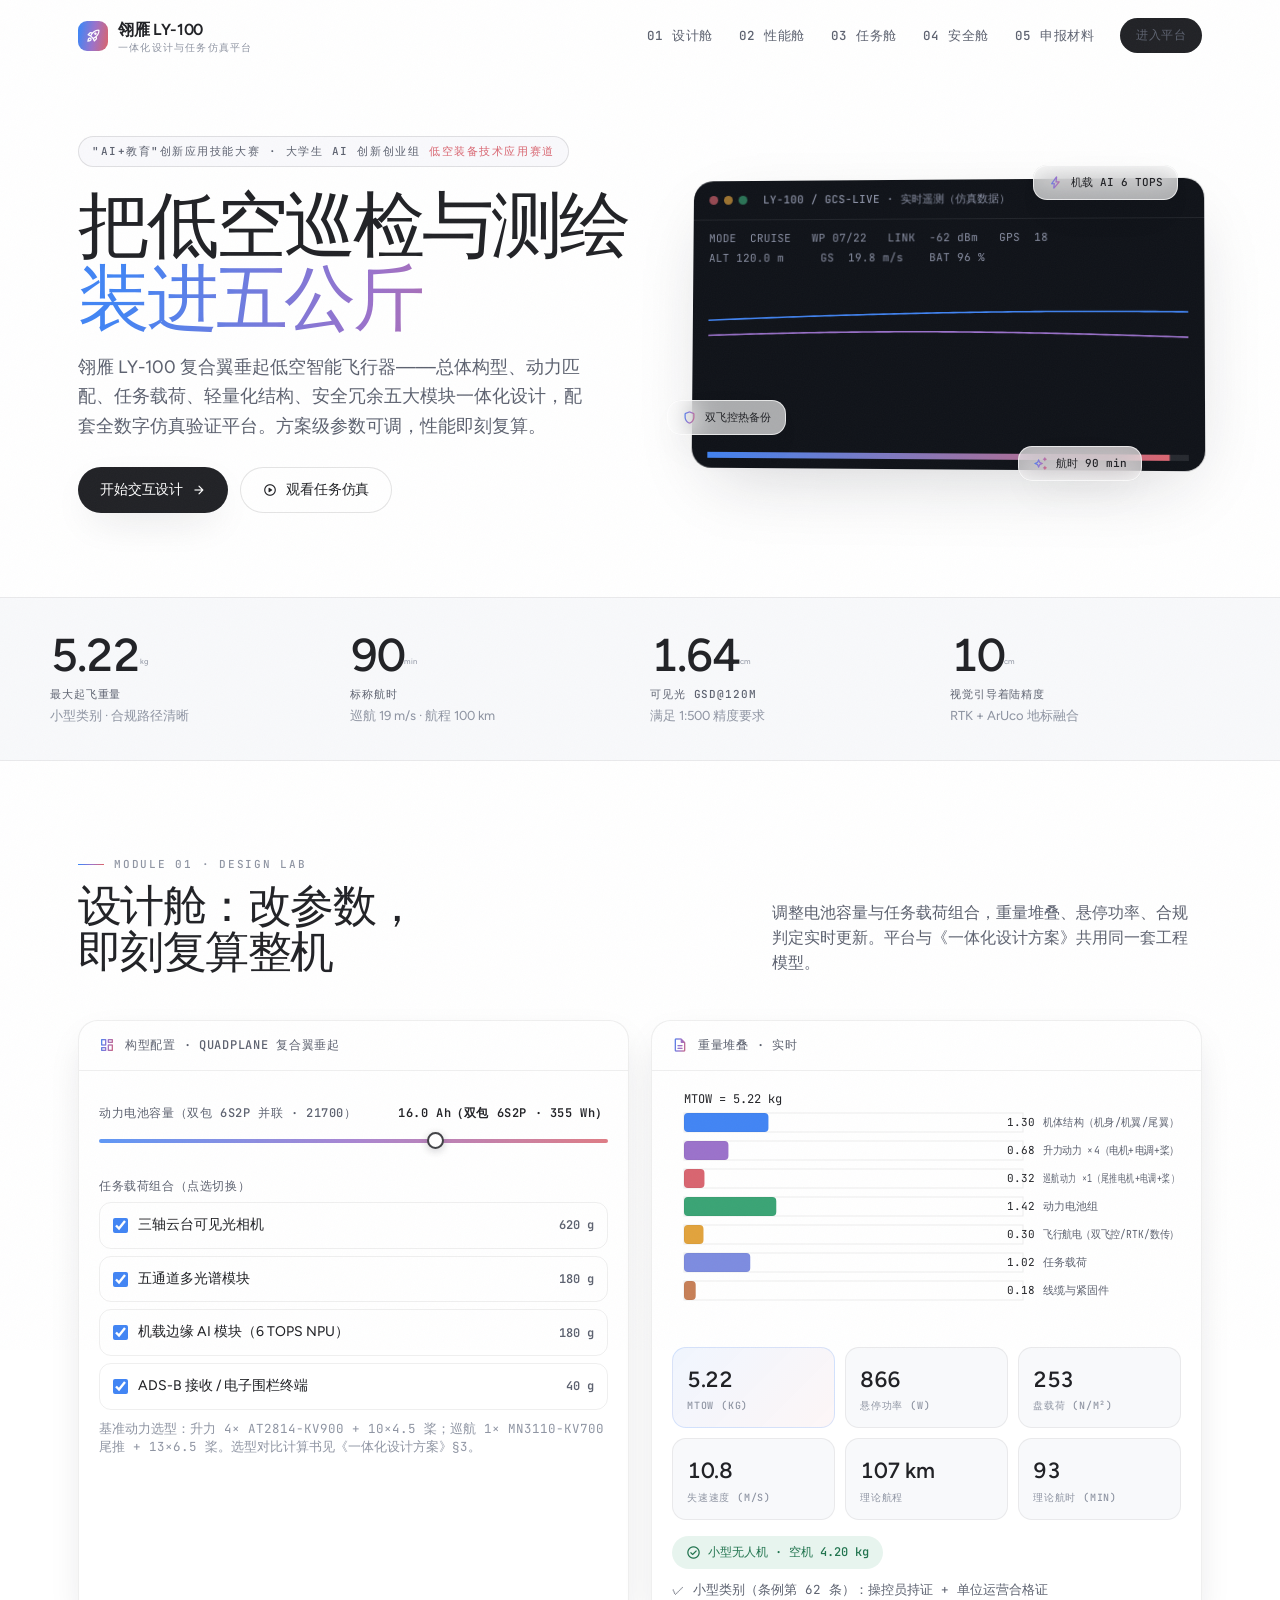
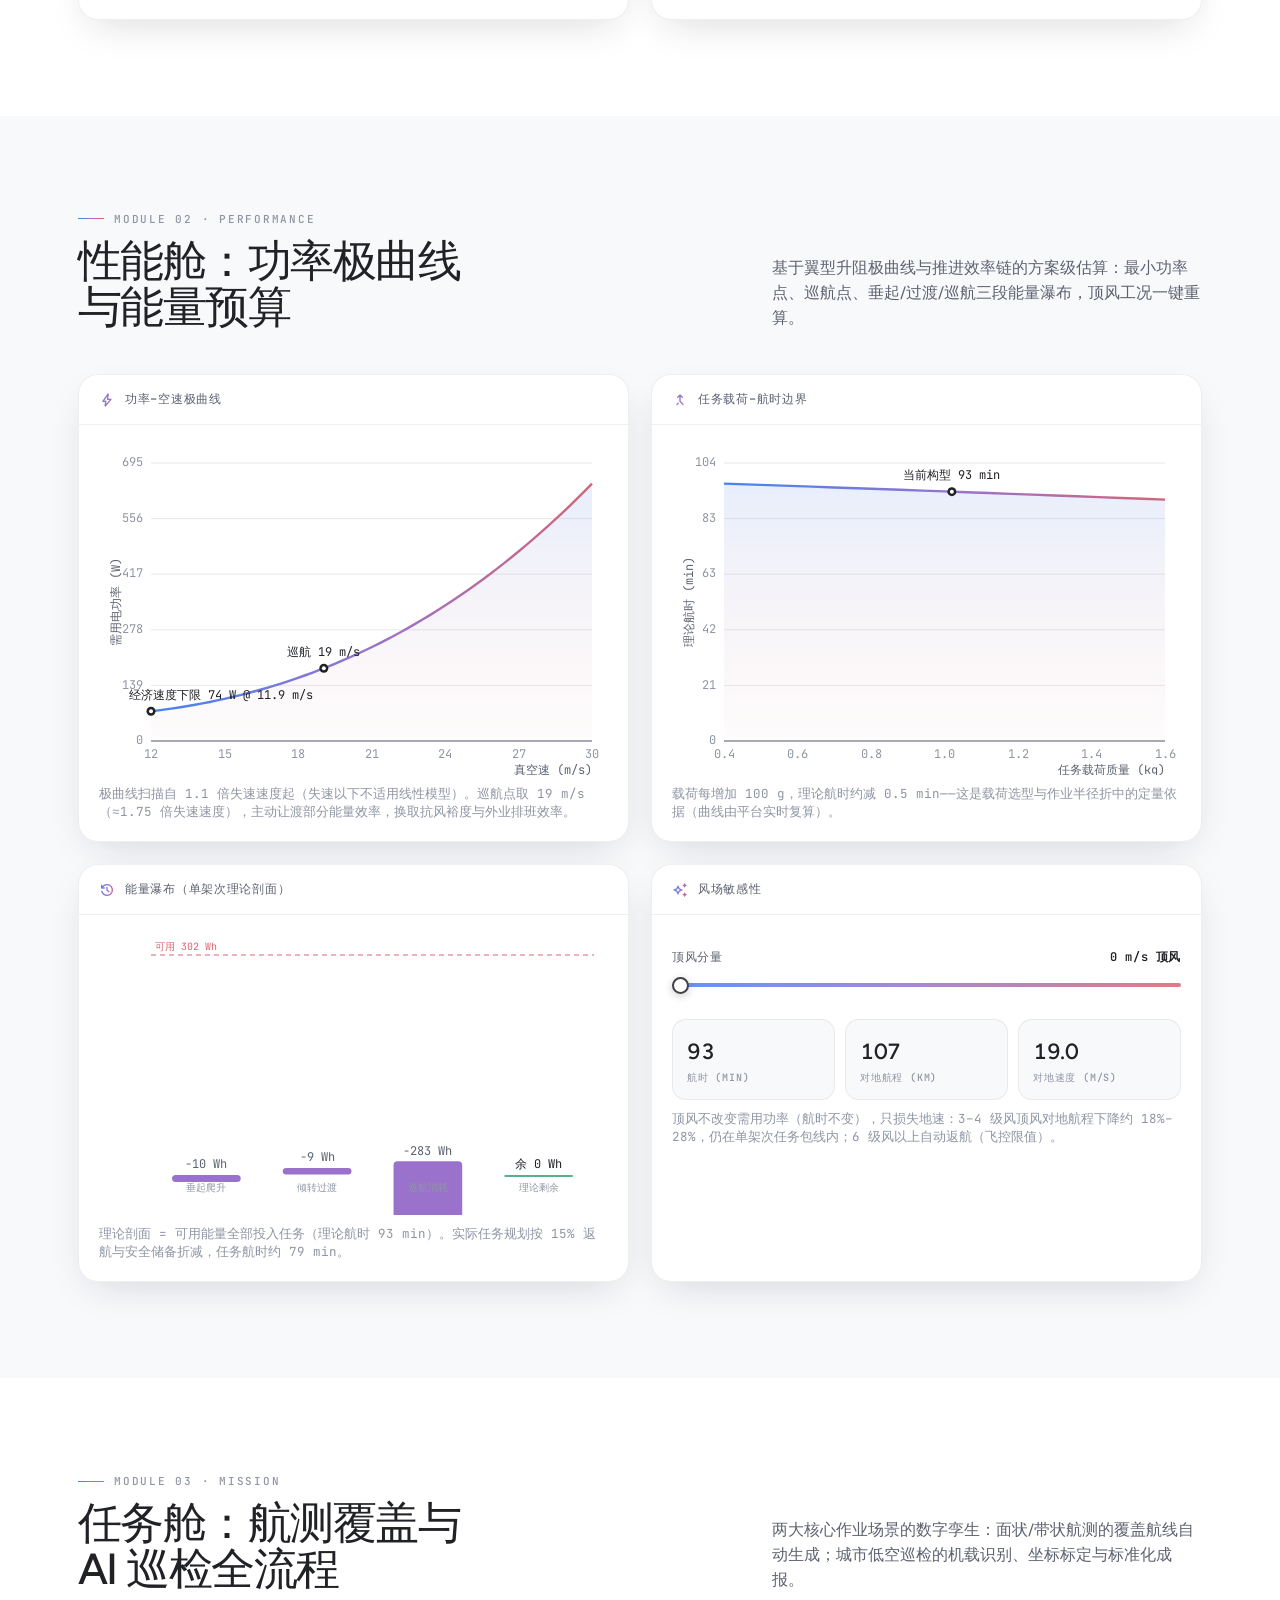
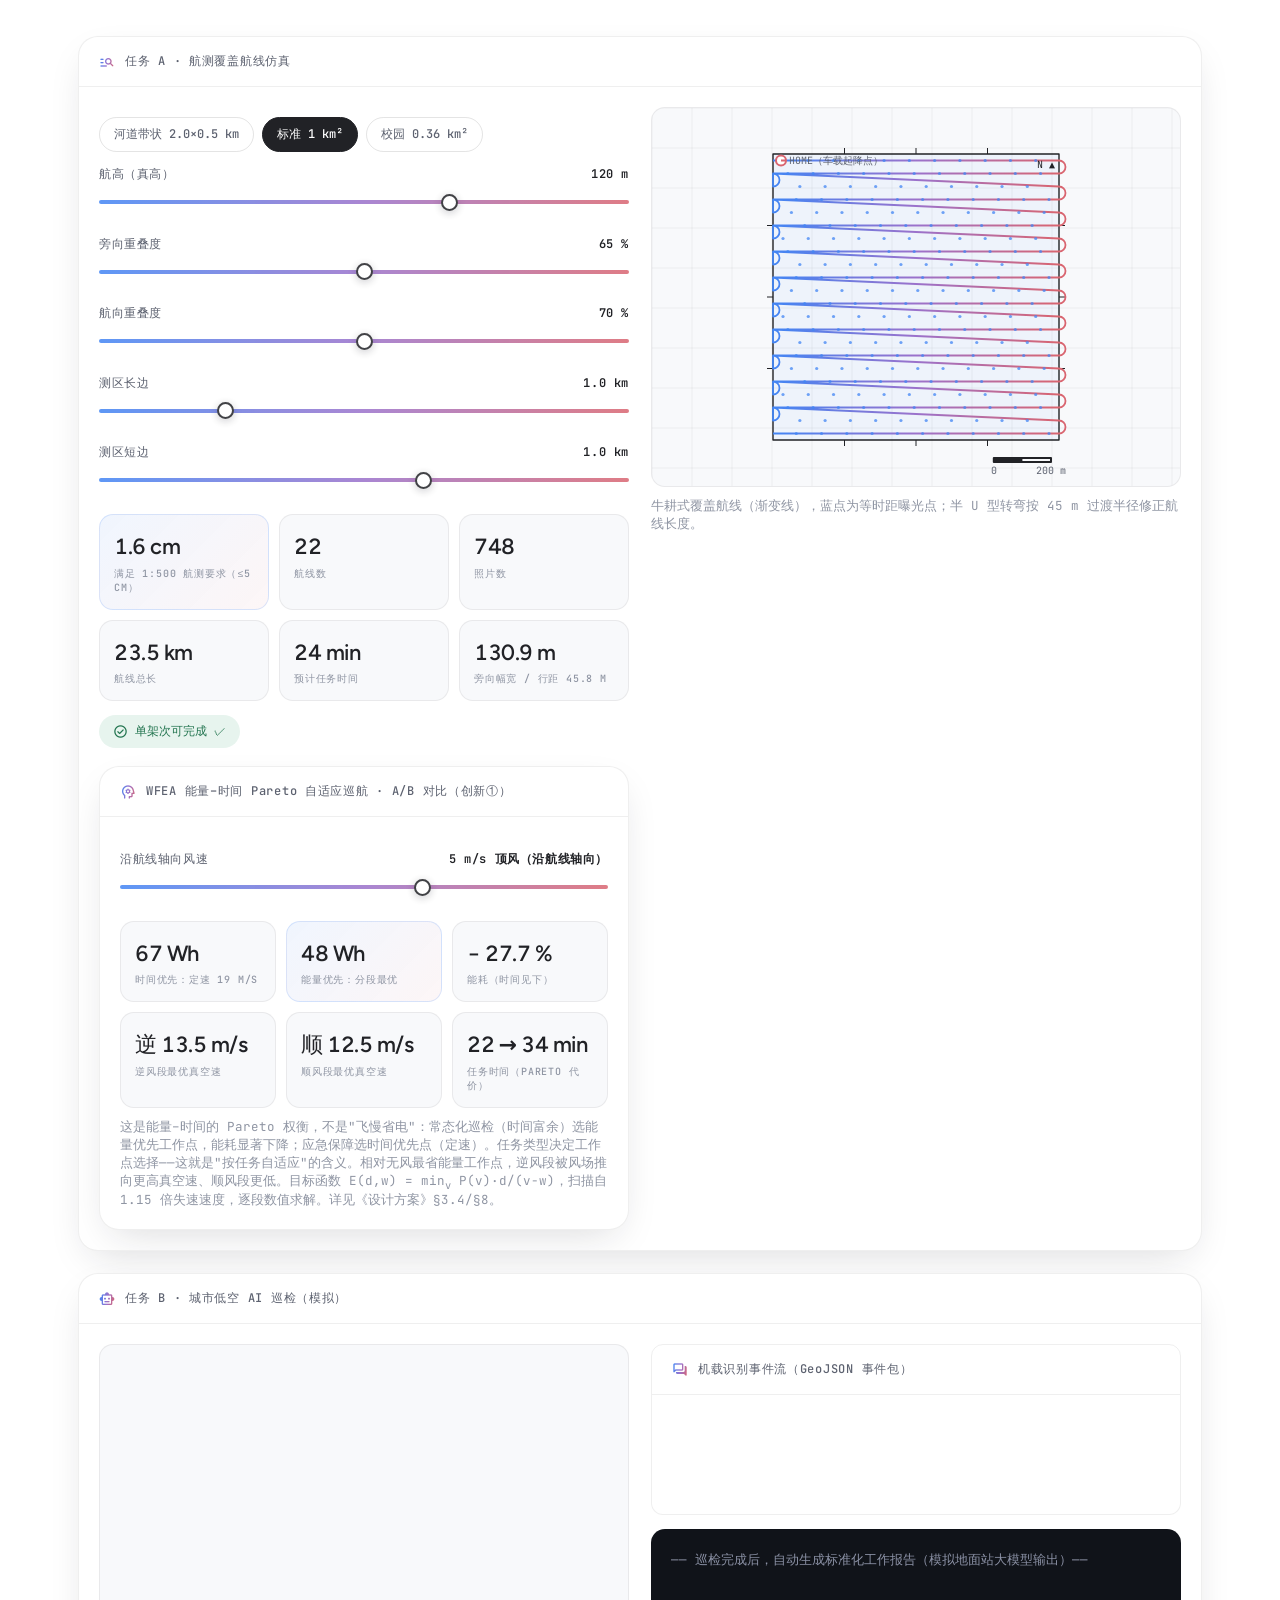
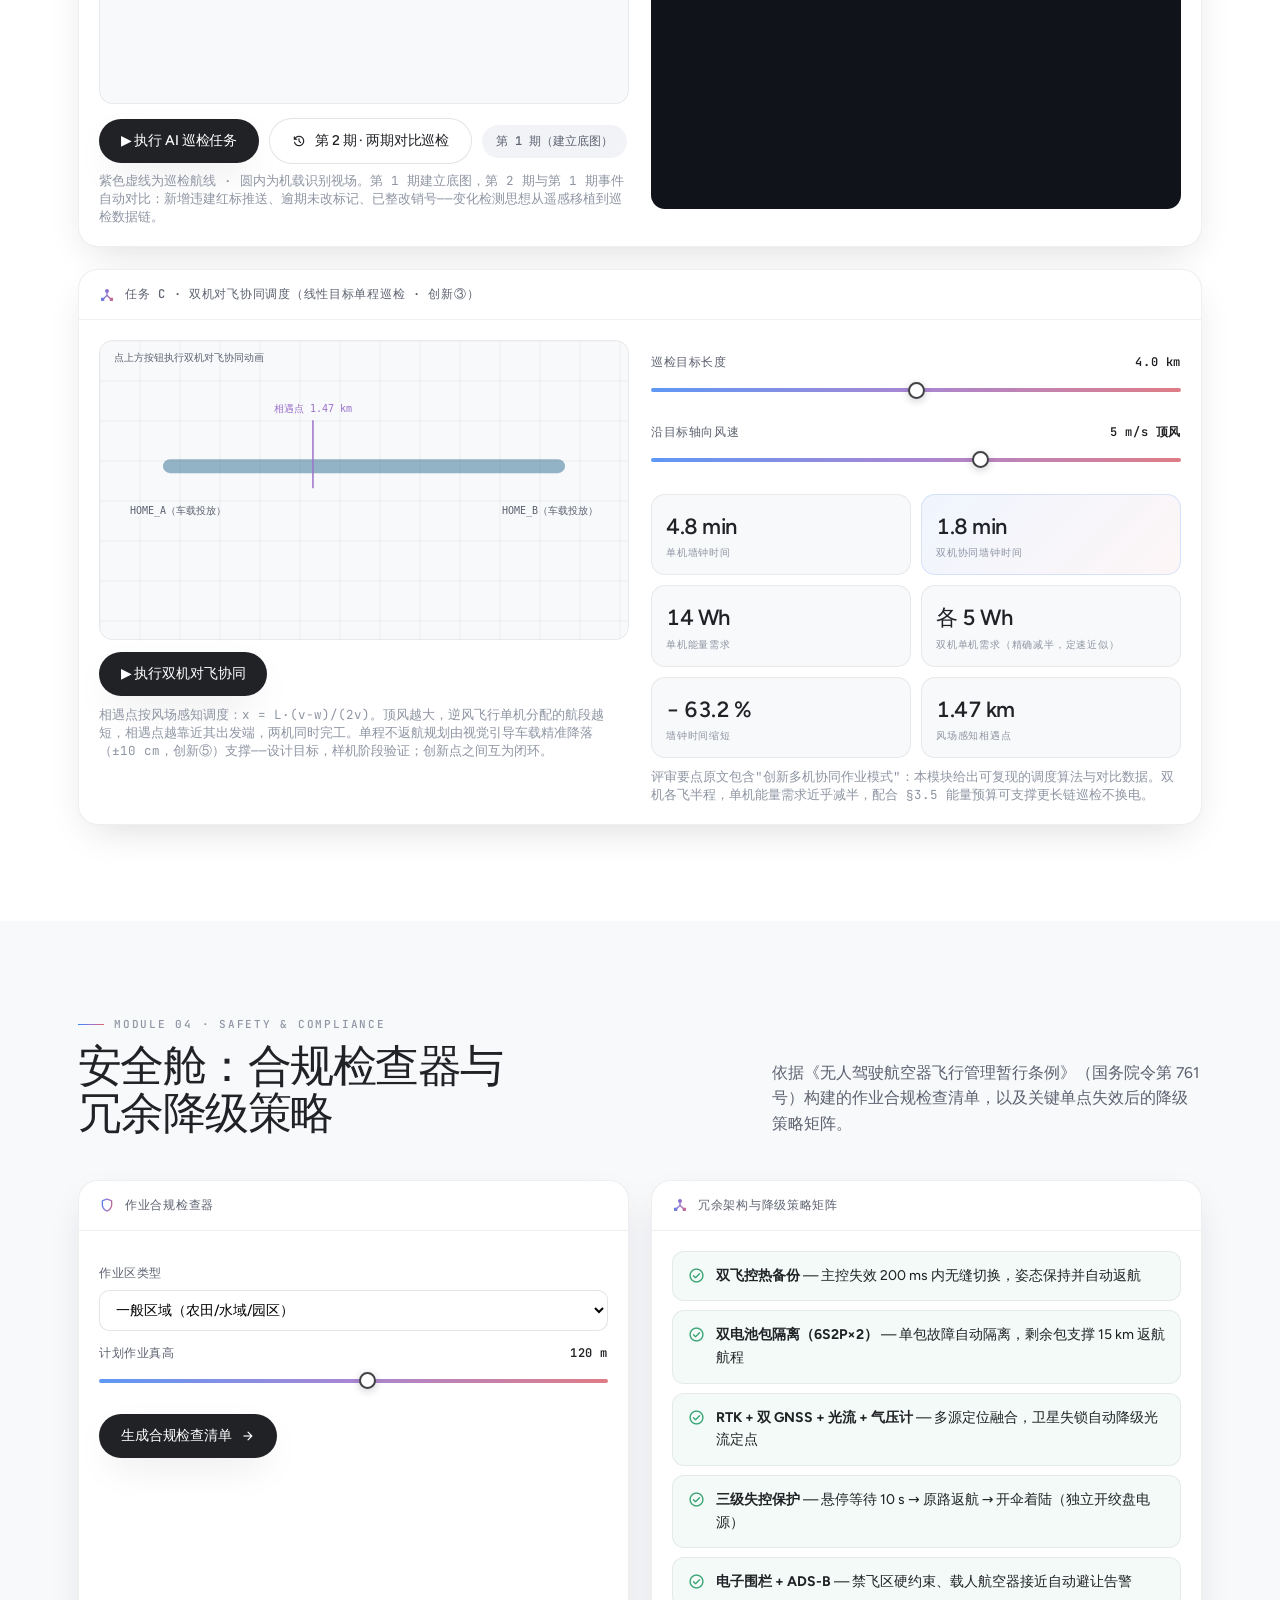
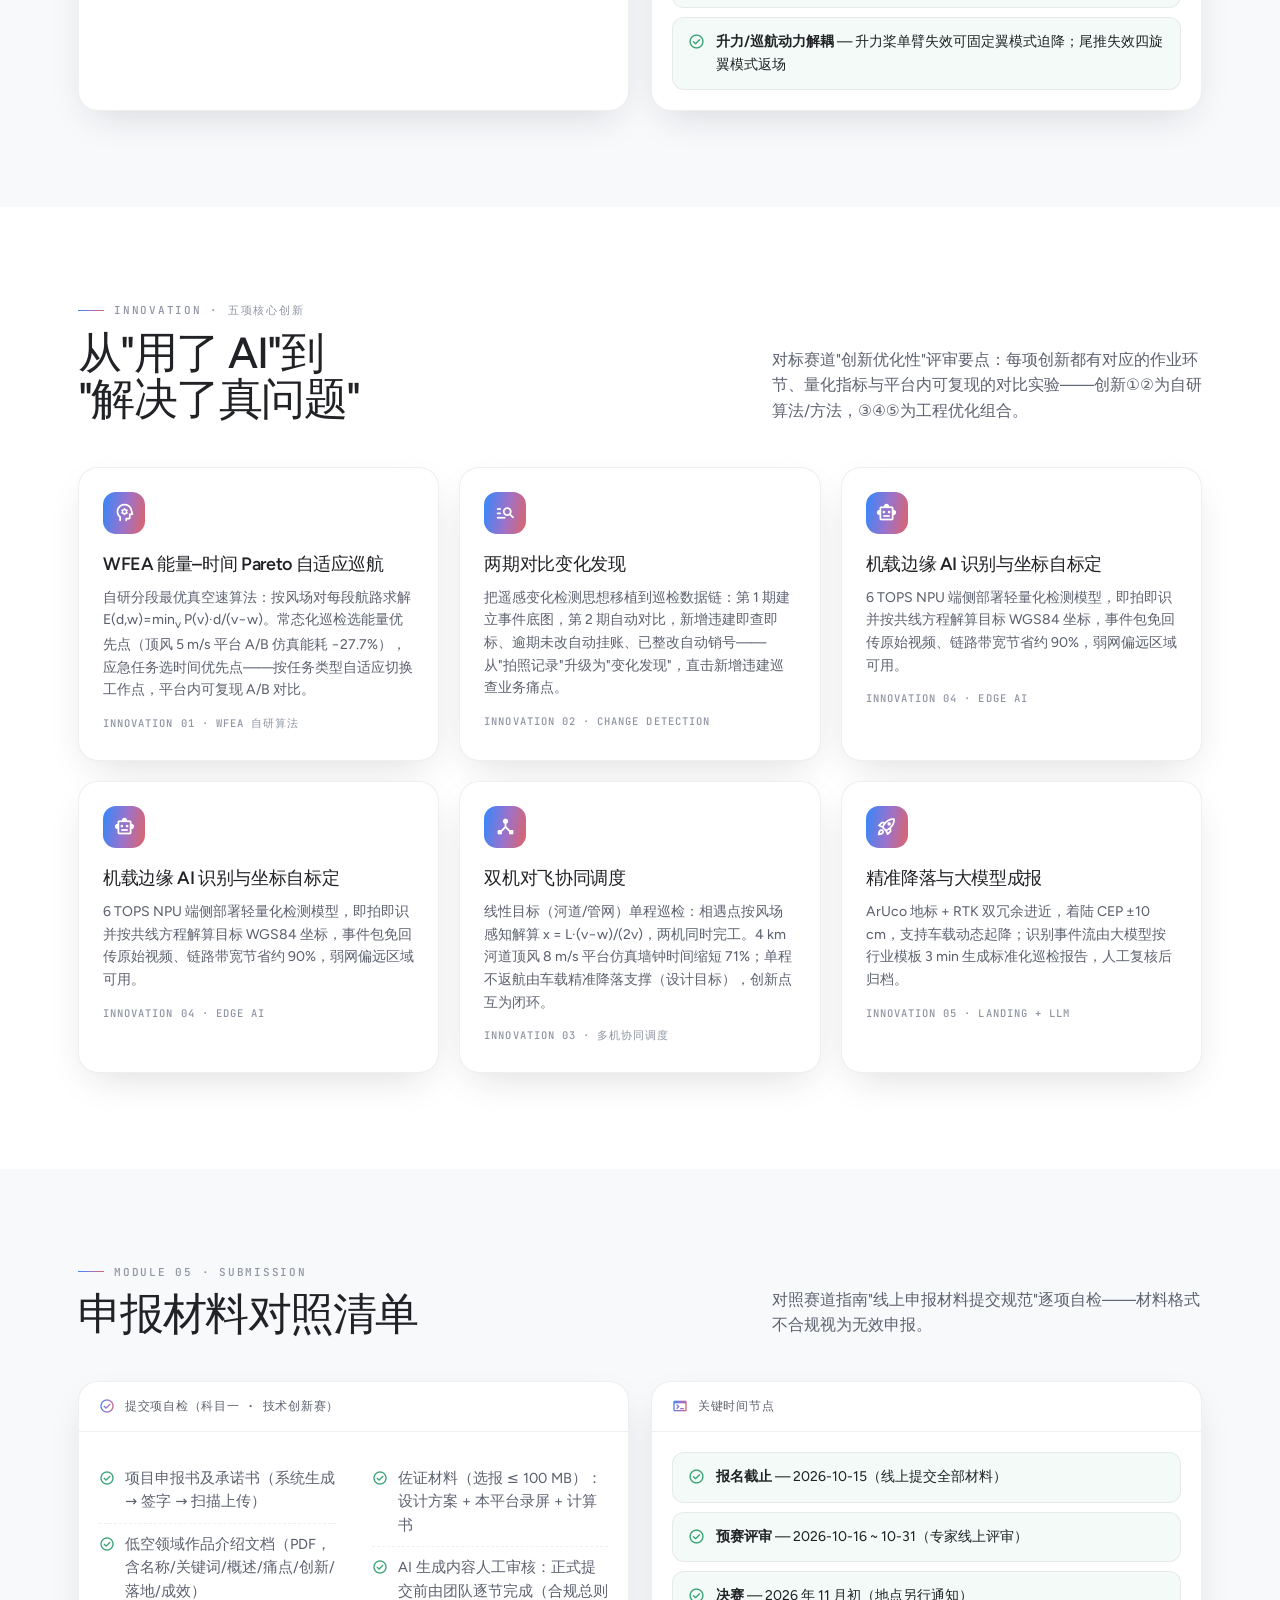
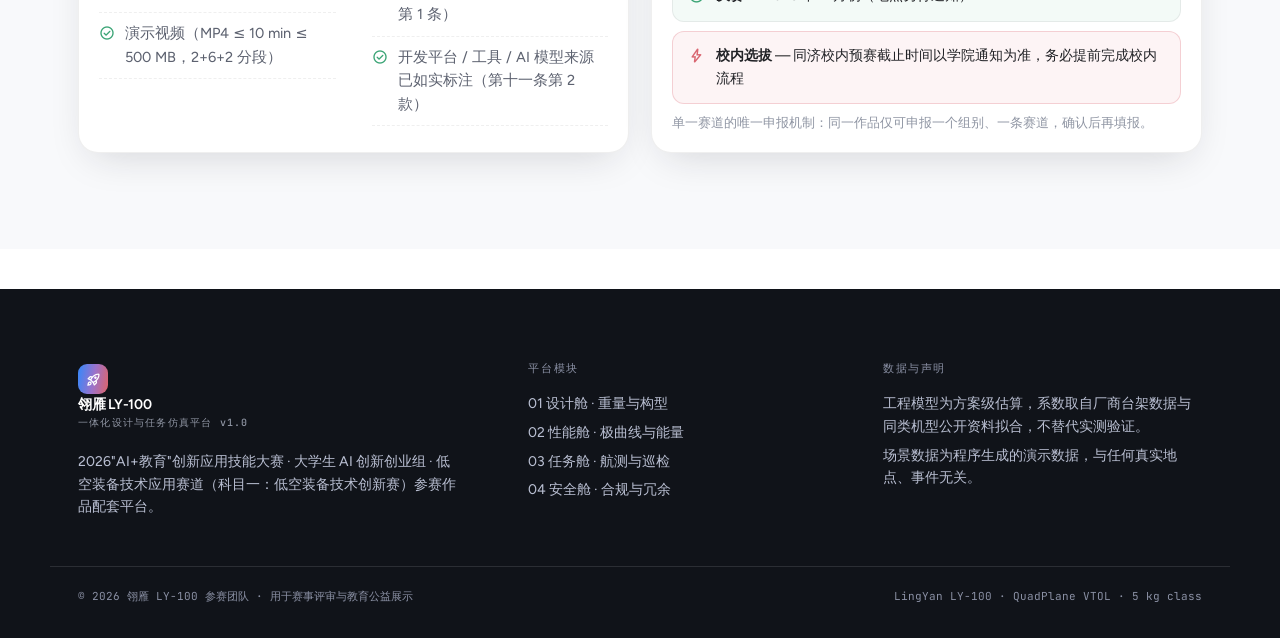
<file: simulator/index.html>
<!DOCTYPE html>
<html lang="zh-CN">
<head>
<meta charset="UTF-8">
<meta name="viewport" content="width=device-width,initial-scale=1">
<title>翎雁 LY-100 · 低空智能巡检测绘飞行器一体化设计与任务仿真平台</title>
<meta name="description" content="2026'AI+教育'创新应用技能大赛 · 大学生AI创新创业组 · 低空装备技术应用赛道 · 科目一低空装备技术创新赛参赛作品">
<link rel="stylesheet" href="assets/css/style.css">
</head>
<body>

<!-- ================= 导航 ================= -->
<header class="site-nav" id="top">
  <div class="shell nav-inner">
    <a class="brand" href="#top">
      <span class="sig sym">rocket_launch</span>
      <span>翎雁 LY-100<small>一体化设计与任务仿真平台</small></span>
    </a>
    <nav class="nav-links" id="navLinks">
      <a href="#secDesign">01 设计舱</a>
      <a href="#secPerf">02 性能舱</a>
      <a href="#secMission">03 任务舱</a>
      <a href="#secSafety">04 安全舱</a>
      <a href="#secSubmit">05 申报材料</a>
      <a class="nav-cta" href="#secDesign">进入平台</a>
    </nav>
    <button class="nav-toggle" id="navToggle">MENU</button>
  </div>
</header>

<!-- ================= HERO ================= -->
<section class="hero">
  <div class="shell hero-grid">
    <div>
      <span class="eyebrow">"AI+教育"创新应用技能大赛 · 大学生 AI 创新创业组 <b>低空装备技术应用赛道</b></span>
      <h1 class="hero-title">把低空巡检与测绘<span class="l2 grad-text">装进五公斤</span></h1>
      <p class="hero-sub">翎雁 LY-100 复合翼垂起低空智能飞行器——总体构型、动力匹配、任务载荷、轻量化结构、安全冗余五大模块一体化设计，配套全数字仿真验证平台。方案级参数可调，性能即刻复算。</p>
      <div class="hero-actions">
        <a class="btn btn-pri" href="#secDesign">开始交互设计 <span class="sym">arrow_forward</span></a>
        <a class="btn btn-sec" href="#secMission"><span class="sym">play_circle</span> 观看任务仿真</a>
      </div>
    </div>
    <div style="position:relative">
      <div class="showcase">
        <div class="showcase-bar">
          <span class="dots"><i></i><i></i><i></i></span>
          LY-100 / GCS-LIVE · 实时遥测（仿真数据）
        </div>
        <canvas id="telemetry"></canvas>
      </div>
      <div class="chips chip-a"><span class="sym">bolt</span>机载 AI 6 TOPS</div>
      <div class="chips chip-b"><span class="sym">shield</span>双飞控热备份</div>
      <div class="chips chip-c"><span class="sym">auto_awesome</span>航时 90 min</div>
    </div>
  </div>
</section>

<!-- ================= 指标条 ================= -->
<div class="stats">
  <div class="shell stats-inner">
    <div class="stat rv"><span class="num" data-count="5.22" data-dec="2">0</span><sup style="font-size:.45em;color:var(--ink-3)">kg</sup><small>最大起飞重量</small><p>小型类别 · 合规路径清晰</p></div>
    <div class="stat rv"><span class="num" data-count="90" data-dec="0">0</span><sup style="font-size:.45em;color:var(--ink-3)">min</sup><small>标称航时</small><p>巡航 19 m/s · 航程 100 km</p></div>
    <div class="stat rv"><span class="num" data-count="1.64" data-dec="2">0</span><sup style="font-size:.45em;color:var(--ink-3)">cm</sup><small>可见光 GSD@120m</small><p>满足 1:500 精度要求</p></div>
    <div class="stat rv"><span class="num" data-count="10" data-dec="0">0</span><sup style="font-size:.45em;color:var(--ink-3)">cm</sup><small>视觉引导着陆精度</small><p>RTK + ArUco 地标融合</p></div>
  </div>
</div>

<!-- ================= 01 设计舱 ================= -->
<section class="section" id="secDesign">
  <div class="shell">
    <div class="sec-head rv">
      <div>
        <div class="k">Module 01 · Design Lab</div>
        <h2>设计舱：改参数，<br>即刻复算整机</h2>
      </div>
      <p>调整电池容量与任务载荷组合，重量堆叠、悬停功率、合规判定实时更新。平台与《一体化设计方案》共用同一套工程模型。</p>
    </div>
    <div class="grid-2">
      <div class="panel rv">
        <div class="panel-head"><span class="sym">dashboard</span>构型配置 · QUADPLANE 复合翼垂起</div>
        <div class="panel-body">
          <div class="ctl">
            <label>动力电池容量（双包 6S2P 并联 · 21700）<b id="battCapV">16.0 Ah</b></label>
            <input type="range" id="battCap" min="8" max="20" step="0.5" value="16">
          </div>
          <label style="display:flex;justify-content:space-between;font:500 12px var(--mono);letter-spacing:.05em;color:var(--ink-2);margin:18px 0 6px">任务载荷组合（点选切换）</label>
          <ul id="loadList" style="list-style:none"></ul>
          <div class="chart-note">基准动力选型：升力 4× AT2814-KV900 + 10×4.5 桨；巡航 1× MN3110-KV700 尾推 + 13×6.5 桨。选型对比计算书见《一体化设计方案》§3。</div>
        </div>
      </div>
      <div class="panel rv">
        <div class="panel-head"><span class="sym">description</span>重量堆叠 · 实时</div>
        <div class="panel-body">
          <canvas id="massBar" style="width:100%;height:240px"></canvas>
          <div class="reads" style="margin-top:16px">
            <div class="read hero-read"><b><span id="dMtow">—</span></b><small>MTOW (kg)</small></div>
            <div class="read"><b><span id="dHover">—</span></b><small>悬停功率 (W)</small></div>
            <div class="read"><b><span id="dDisc">—</span></b><small>盘载荷 (N/m²)</small></div>
            <div class="read"><b><span id="dStall">—</span></b><small>失速速度 (m/s)</small></div>
            <div class="read"><b><span id="dRange">—</span> km</b><small>理论航程</small></div>
            <div class="read"><b><span id="dEnd">—</span></b><small>理论航时 (min)</small></div>
          </div>
          <div style="margin-top:16px;display:flex;align-items:center;gap:12px;flex-wrap:wrap">
            <span class="badge ok" id="dCat"><span class="sym">check_circle</span>小型无人机</span>
            <span id="dCompOk" style="font:400 12.5px var(--mono);color:var(--ink-2)">依据《无人驾驶航空器飞行管理暂行条例》</span>
          </div>
        </div>
      </div>
    </div>
  </div>
</section>

<!-- ================= 02 性能舱 ================= -->
<section class="section alt" id="secPerf">
  <div class="shell">
    <div class="sec-head rv">
      <div>
        <div class="k">Module 02 · Performance</div>
        <h2>性能舱：功率极曲线<br>与能量预算</h2>
      </div>
      <p>基于翼型升阻极曲线与推进效率链的方案级估算：最小功率点、巡航点、垂起/过渡/巡航三段能量瀑布，顶风工况一键重算。</p>
    </div>
    <div class="grid-2">
      <div class="panel rv">
        <div class="panel-head"><span class="sym">bolt</span>功率–空速极曲线</div>
        <div class="panel-body">
          <div class="chart-box tall"><canvas id="perfPolar"></canvas></div>
          <div class="chart-note">极曲线扫描自 1.1 倍失速速度起（失速以下不适用线性模型）。巡航点取 19 m/s（≈1.75 倍失速速度），主动让渡部分能量效率，换取抗风裕度与外业排班效率。</div>
        </div>
      </div>
      <div class="panel rv">
        <div class="panel-head"><span class="sym">merge_type</span>任务载荷–航时边界</div>
        <div class="panel-body">
          <div class="chart-box tall"><canvas id="perfLoad"></canvas></div>
          <div class="chart-note">载荷每增加 100 g，理论航时约减 0.5 min——这是载荷选型与作业半径折中的定量依据（曲线由平台实时复算）。</div>
        </div>
      </div>
    </div>
    <div class="grid-2" style="margin-top:22px">
      <div class="panel rv">
        <div class="panel-head"><span class="sym">history</span>能量瀑布（单架次理论剖面）</div>
        <div class="panel-body">
          <div class="chart-box"><canvas id="perfWater"></canvas></div>
          <div class="chart-note">理论剖面 = 可用能量全部投入任务（理论航时 93 min）。实际任务规划按 15% 返航与安全储备折减，任务航时约 79 min。</div>
        </div>
      </div>
      <div class="panel rv">
        <div class="panel-head"><span class="sym">auto_awesome</span>风场敏感性</div>
        <div class="panel-body">
          <div class="ctl">
            <label>顶风分量 <b id="windV">0 m/s 顶风</b></label>
            <input type="range" id="wind" min="0" max="10" step="1" value="0">
          </div>
          <div class="reads">
            <div class="read"><b><span id="pEnd">—</span></b><small>航时 (min)</small></div>
            <div class="read"><b><span id="pRange">—</span></b><small>对地航程 (km)</small></div>
            <div class="read"><b><span id="pGround">—</span></b><small>对地速度 (m/s)</small></div>
          </div>
          <div class="chart-note">顶风不改变需用功率（航时不变），只损失地速：3–4 级风顶风对地航程下降约 18%–28%，仍在单架次任务包线内；6 级风以上自动返航（飞控限值）。</div>
        </div>
      </div>
    </div>
  </div>
</section>

<!-- ================= 03 任务舱 ================= -->
<section class="section" id="secMission">
  <div class="shell">
    <div class="sec-head rv">
      <div>
        <div class="k">Module 03 · Mission</div>
        <h2>任务舱：航测覆盖与<br>AI 巡检全流程</h2>
      </div>
      <p>两大核心作业场景的数字孪生：面状/带状航测的覆盖航线自动生成；城市低空巡检的机载识别、坐标标定与标准化成报。</p>
    </div>

    <!-- A 航测 -->
    <div class="panel rv">
      <div class="panel-head"><span class="sym">manage_search</span>任务 A · 航测覆盖航线仿真</div>
      <div class="panel-body grid-2">
        <div>
          <div class="pill-group">
            <button class="pill preset" data-p="river">河道带状 2.0×0.5 km</button>
            <button class="pill preset on" data-p="square">标准 1 km²</button>
            <button class="pill preset" data-p="campus">校园 0.36 km²</button>
          </div>
          <div class="ctl"><label>航高（真高）<b id="sAltV">120 m</b></label><input type="range" id="sAlt" min="60" max="150" step="5" value="120"></div>
          <div class="ctl"><label>旁向重叠度 <b id="sSideV">65 %</b></label><input type="range" id="sSide" min="50" max="80" step="1" value="65"></div>
          <div class="ctl"><label>航向重叠度 <b id="sFwdV">70 %</b></label><input type="range" id="sFwd" min="55" max="85" step="1" value="70"></div>
          <div class="ctl"><label>测区长边 <b id="sLenV">1.0 km</b></label><input type="range" id="sLen" min="0.4" max="3" step="0.1" value="1"></div>
          <div class="ctl"><label>测区短边 <b id="sWidV">1.0 km</b></label><input type="range" id="sWid" min="0.2" max="1.5" step="0.1" value="1"></div>
          <div class="reads">
            <div class="read hero-read"><b><span id="sGsd">—</span> cm</b><small id="sGsdNote">GSD</small></div>
            <div class="read"><b><span id="sLines">—</span></b><small>航线数</small></div>
            <div class="read"><b><span id="sPhotos">—</span></b><small>照片数</small></div>
            <div class="read"><b><span id="sPath">—</span> km</b><small>航线总长</small></div>
            <div class="read"><b><span id="sTime">—</span> min</b><small>预计任务时间</small></div>
            <div class="read"><b><span id="sSwath">—</span></b><small>旁向幅宽 / 行距 <span id="sGap"></span></small></div>
          </div>
          <div style="margin-top:14px;display:flex;gap:10px;flex-wrap:wrap">
            <span class="badge ok" id="sSortie"><span class="sym">check_circle</span>单架次可完成</span>
            <span class="badge warn" id="sAltWarn" style="display:none"><span class="sym">bolt</span>航高超出 120 m 适飞真高，实飞需申请空域</span>
          </div>
          <!-- WFEA 风场感知分段自适应巡航 · A/B 对比 -->
          <div class="panel" style="margin-top:18px">
            <div class="panel-head"><span class="sym">psychology</span>WFEA 能量–时间 Pareto 自适应巡航 · A/B 对比（创新①）</div>
            <div class="panel-body">
              <div class="ctl">
                <label>沿航线轴向风速 <b id="wWindV">5 m/s 顶风</b></label>
                <input type="range" id="wfeaWind" min="0" max="8" step="1" value="5">
              </div>
              <div class="reads" style="grid-template-columns:repeat(3,1fr)">
                <div class="read"><b><span id="wBase">—</span> Wh</b><small>时间优先：定速 19 m/s</small></div>
                <div class="read hero-read"><b><span id="wWfea">—</span> Wh</b><small>能量优先：分段最优</small></div>
                <div class="read"><b>− <span id="wSave">—</span> %</b><small>能耗（时间见下）</small></div>
                <div class="read"><b>逆 <span id="wVup">—</span> m/s</b><small>逆风段最优真空速</small></div>
                <div class="read"><b>顺 <span id="wVdn">—</span> m/s</b><small>顺风段最优真空速</small></div>
                <div class="read"><b><span id="wBaseT">—</span> → <span id="wWfeaT">—</span> min</b><small>任务时间（Pareto 代价）</small></div>
              </div>
              <div class="chart-note">这是能量–时间的 Pareto 权衡，不是"飞慢省电"：常态化巡检（时间富余）选能量优先工作点，能耗显著下降；应急保障选时间优先点（定速）。任务类型决定工作点选择——这就是"按任务自适应"的含义。相对无风最省能量工作点，逆风段被风场推向更高真空速、顺风段更低。目标函数 E(d,w) = min<sub>v</sub> P(v)·d/(v−w)，扫描自 1.15 倍失速速度，逐段数值求解。详见《设计方案》§3.4/§8。</div>
            </div>
          </div>
        </div>
        <div><canvas id="surveyCv" class="mission-cv"></canvas><div class="chart-note">牛耕式覆盖航线（渐变线），蓝点为等时距曝光点；半 U 型转弯按 45 m 过渡半径修正航线长度。</div></div>
      </div>
    </div>

    <!-- B 巡检 -->
    <div class="panel rv" style="margin-top:22px">
      <div class="panel-head"><span class="sym">smart_toy</span>任务 B · 城市低空 AI 巡检（模拟）</div>
      <div class="panel-body">
        <div class="grid-2">
          <div>
            <canvas id="patrolCv" class="mission-cv" style="height:360px"></canvas>
            <div style="margin-top:14px;display:flex;gap:10px;align-items:center;flex-wrap:wrap">
              <button class="btn btn-pri" id="patrolBtn">▶ 执行 AI 巡检任务</button>
              <button class="btn btn-sec" id="patrolBtn2"><span class="sym">history</span>第 2 期 · 两期对比巡检</button>
              <span class="badge" id="phaseTag" style="background:var(--card-tint);color:var(--ink-2)">第 1 期（建立底图）</span>
            </div>
            <div class="chart-note" style="margin-top:8px">紫色虚线为巡检航线 · 圆内为机载识别视场。第 1 期建立底图，第 2 期与第 1 期事件自动对比：新增违建红标推送、逾期未改标记、已整改销号——变化检测思想从遥感移植到巡检数据链。</div>
          </div>
          <div>
            <div class="panel-head" style="border:1px solid var(--hairline-soft);border-radius:12px 12px 0 0"><span class="sym">forum</span>机载识别事件流（GeoJSON 事件包）</div>
            <ul class="feed" id="eventFeed" style="border:1px solid var(--hairline-soft);border-top:0;border-radius:0 0 12px 12px;padding:12px;min-height:120px"></ul>
            <div class="report" id="reportBox" style="margin-top:14px"></div>
          </div>
        </div>
      </div>
    </div>
    <!-- C 双机对飞协同 -->
    <div class="panel rv" style="margin-top:22px">
      <div class="panel-head"><span class="sym">device_hub</span>任务 C · 双机对飞协同调度（线性目标单程巡检 · 创新③）</div>
      <div class="panel-body">
        <div class="grid-2">
          <div>
            <canvas id="relayCv" class="mission-cv" style="height:300px"></canvas>
            <div style="margin-top:12px">
              <button class="btn btn-pri" id="relayBtn">▶ 执行双机对飞协同</button>
            </div>
            <div class="chart-note" style="margin-top:10px">相遇点按风场感知调度：x = L·(v−w)/(2v)。顶风越大，逆风飞行单机分配的航段越短，相遇点越靠近其出发端，两机同时完工。单程不返航规划由视觉引导车载精准降落（±10 cm，创新⑤）支撑——设计目标，样机阶段验证；创新点之间互为闭环。</div>
          </div>
          <div>
            <div class="ctl">
              <label>巡检目标长度 <b id="rLenV">4.0 km</b></label>
              <input type="range" id="relayLen" min="2" max="6" step="0.5" value="4">
            </div>
            <div class="ctl">
              <label>沿目标轴向风速 <b id="rWindV">5 m/s 顶风</b></label>
              <input type="range" id="relayWind" min="0" max="8" step="1" value="5">
            </div>
            <div class="reads" style="grid-template-columns:repeat(2,1fr)">
              <div class="read"><b><span id="rST">—</span> min</b><small>单机墙钟时间</small></div>
              <div class="read hero-read"><b><span id="rDT">—</span> min</b><small>双机协同墙钟时间</small></div>
              <div class="read"><b><span id="rSE">—</span> Wh</b><small>单机能量需求</small></div>
              <div class="read"><b>各 <span id="rDE">—</span> Wh</b><small>双机单机需求（精确减半，定速近似）</small></div>
              <div class="read"><b>− <span id="rSaveT">—</span> %</b><small>墙钟时间缩短</small></div>
              <div class="read"><b><span id="rX">—</span> km</b><small>风场感知相遇点</small></div>
            </div>
            <div class="chart-note">评审要点原文包含"创新多机协同作业模式"：本模块给出可复现的调度算法与对比数据。双机各飞半程，单机能量需求近乎减半，配合 §3.5 能量预算可支撑更长链巡检不换电。</div>
          </div>
        </div>
      </div>
    </div>
  </div>
</section>

<!-- ================= 04 安全舱 ================= -->
<section class="section alt" id="secSafety">
  <div class="shell">
    <div class="sec-head rv">
      <div>
        <div class="k">Module 04 · Safety &amp; Compliance</div>
        <h2>安全舱：合规检查器与<br>冗余降级策略</h2>
      </div>
      <p>依据《无人驾驶航空器飞行管理暂行条例》（国务院令第 761 号）构建的作业合规检查清单，以及关键单点失效后的降级策略矩阵。</p>
    </div>
    <div class="grid-2">
      <div class="panel rv">
        <div class="panel-head"><span class="sym">shield</span>作业合规检查器</div>
        <div class="panel-body">
          <div class="ctl"><label>作业区类型</label>
            <select id="safeZone">
              <option value="normal">一般区域（农田/水域/园区）</option>
              <option value="urban">城市人口密集区</option>
              <option value="airport">机场净空保护区周边</option>
            </select>
          </div>
          <div class="ctl"><label>计划作业真高 <b id="safeAltV">120 m</b></label>
            <input type="range" id="safeAlt" min="30" max="200" step="10" value="120" oninput="document.getElementById('safeAltV').textContent=this.value+' m'">
          </div>
          <button class="btn btn-pri" id="safeBtn">生成合规检查清单 <span class="sym">arrow_forward</span></button>
          <div id="safeOut" style="margin-top:18px"><ul class="check-list" id="safeList"></ul></div>
        </div>
      </div>
      <div class="panel rv">
        <div class="panel-head"><span class="sym">device_hub</span>冗余架构与降级策略矩阵</div>
        <div class="panel-body">
          <ul class="check-list">
            <li class="ok"><span class="sym">check_circle</span><span><b>双飞控热备份</b> — 主控失效 200 ms 内无缝切换，姿态保持并自动返航</span></li>
            <li class="ok"><span class="sym">check_circle</span><span><b>双电池包隔离（6S2P×2）</b> — 单包故障自动隔离，剩余包支撑 15 km 返航航程</span></li>
            <li class="ok"><span class="sym">check_circle</span><span><b>RTK + 双 GNSS + 光流 + 气压计</b> — 多源定位融合，卫星失锁自动降级光流定点</span></li>
            <li class="ok"><span class="sym">check_circle</span><span><b>三级失控保护</b> — 悬停等待 10 s → 原路返航 → 开伞着陆（独立开绞盘电源）</span></li>
            <li class="ok"><span class="sym">check_circle</span><span><b>电子围栏 + ADS-B</b> — 禁飞区硬约束、载人航空器接近自动避让告警</span></li>
            <li class="ok"><span class="sym">check_circle</span><span><b>升力/巡航动力解耦</b> — 升力桨单臂失效可固定翼模式迫降；尾推失效四旋翼模式返场</span></li>
          </ul>
        </div>
      </div>
    </div>
  </div>
</section>

<!-- ================= 方案说明 ================= -->
<section class="section" id="secAbout">
  <div class="shell">
    <div class="sec-head rv">
      <div>
        <div class="k">Innovation · 五项核心创新</div>
        <h2>从"用了 AI"到<br>"解决了真问题"</h2>
      </div>
      <p>对标赛道"创新优化性"评审要点：每项创新都有对应的作业环节、量化指标与平台内可复现的对比实验——创新①②为自研算法/方法，③④⑤为工程优化组合。</p>
    </div>
    <div class="steps">
      <div class="step rv"><div class="ic"><span class="sym">psychology</span></div><h3>WFEA 能量–时间 Pareto 自适应巡航</h3><p>自研分段最优真空速算法：按风场对每段航路求解 E(d,w)=min<sub>v</sub> P(v)·d/(v−w)。常态化巡检选能量优先点（顶风 5 m/s 平台 A/B 仿真能耗 −27.7%），应急任务选时间优先点——按任务类型自适应切换工作点，平台内可复现 A/B 对比。</p><span class="tag">Innovation 01 · WFEA 自研算法</span></div>
      <div class="step rv"><div class="ic"><span class="sym">manage_search</span></div><h3>两期对比变化发现</h3><p>把遥感变化检测思想移植到巡检数据链：第 1 期建立事件底图，第 2 期自动对比，新增违建即查即标、逾期未改自动挂账、已整改自动销号——从"拍照记录"升级为"变化发现"，直击新增违建巡查业务痛点。</p><span class="tag">Innovation 02 · Change Detection</span></div>
      <div class="step rv"><div class="ic"><span class="sym">smart_toy</span></div><h3>机载边缘 AI 识别与坐标自标定</h3><p>6 TOPS NPU 端侧部署轻量化检测模型，即拍即识并按共线方程解算目标 WGS84 坐标，事件包免回传原始视频、链路带宽节省约 90%，弱网偏远区域可用。</p><span class="tag">Innovation 04 · Edge AI</span></div>
      <div class="step rv"><div class="ic"><span class="sym">smart_toy</span></div><h3>机载边缘 AI 识别与坐标自标定</h3><p>6 TOPS NPU 端侧部署轻量化检测模型，即拍即识并按共线方程解算目标 WGS84 坐标，事件包免回传原始视频、链路带宽节省约 90%，弱网偏远区域可用。</p><span class="tag">Innovation 04 · Edge AI</span></div>
      <div class="step rv"><div class="ic"><span class="sym">device_hub</span></div><h3>双机对飞协同调度</h3><p>线性目标（河道/管网）单程巡检：相遇点按风场感知解算 x = L·(v−w)/(2v)，两机同时完工。4 km 河道顶风 8 m/s 平台仿真墙钟时间缩短 71%；单程不返航由车载精准降落支撑（设计目标），创新点互为闭环。</p><span class="tag">Innovation 03 · 多机协同调度</span></div>
      <div class="step rv"><div class="ic"><span class="sym">rocket_launch</span></div><h3>精准降落与大模型成报</h3><p>ArUco 地标 + RTK 双冗余进近，着陆 CEP ±10 cm，支持车载动态起降；识别事件流由大模型按行业模板 3 min 生成标准化巡检报告，人工复核后归档。</p><span class="tag">Innovation 05 · Landing + LLM</span></div>
    </div>
  </div>
</section>

<!-- ================= 05 申报材料 ================= -->
<section class="section alt" id="secSubmit">
  <div class="shell">
    <div class="sec-head rv">
      <div>
        <div class="k">Module 05 · Submission</div>
        <h2>申报材料对照清单</h2>
      </div>
      <p>对照赛道指南"线上申报材料提交规范"逐项自检——材料格式不合规视为无效申报。</p>
    </div>
    <div class="grid-2">
      <div class="panel rv">
        <div class="panel-head"><span class="sym">check_circle</span>提交项自检（科目一 · 技术创新赛）</div>
        <div class="panel-body">
          <ul class="sub-list">
            <li><span class="sym">check_circle</span>项目申报书及承诺书（系统生成 → 签字 → 扫描上传）</li>
            <li><span class="sym">check_circle</span>低空领域作品介绍文档（PDF，含名称/关键词/概述/痛点/创新/落地/成效）</li>
            <li><span class="sym">check_circle</span>演示视频（MP4 ≤ 10 min ≤ 500 MB，2+6+2 分段）</li>
            <li><span class="sym">check_circle</span>佐证材料（选报 ≤ 100 MB）：设计方案 + 本平台录屏 + 计算书</li>
            <li><span class="sym">check_circle</span>AI 生成内容人工审核：正式提交前由团队逐节完成（合规总则第 1 条）</li>
            <li><span class="sym">check_circle</span>开发平台 / 工具 / AI 模型来源已如实标注（第十一条第 2 款）</li>
          </ul>
        </div>
      </div>
      <div class="panel rv">
        <div class="panel-head"><span class="sym">terminal</span>关键时间节点</div>
        <div class="panel-body">
          <ul class="check-list">
            <li class="ok"><span class="sym">check_circle</span><span><b>报名截止</b> — 2026-10-15（线上提交全部材料）</span></li>
            <li class="ok"><span class="sym">check_circle</span><span><b>预赛评审</b> — 2026-10-16 ~ 10-31（专家线上评审）</span></li>
            <li class="ok"><span class="sym">check_circle</span><span><b>决赛</b> — 2026 年 11 月初（地点另行通知）</span></li>
            <li class="bad"><span class="sym">bolt</span><span><b>校内选拔</b> — 同济校内预赛截止时间以学院通知为准，务必提前完成校内流程</span></li>
          </ul>
          <div class="chart-note">单一赛道的唯一申报机制：同一作品仅可申报一个组别、一条赛道，确认后再填报。</div>
        </div>
      </div>
    </div>
  </div>
</section>

<!-- ================= 页脚 ================= -->
<footer class="site-footer">
  <div class="shell foot-grid">
    <div>
      <a class="brand" href="#top" style="color:#fff;margin-bottom:16px"><span class="sig sym">rocket_launch</span><span>翎雁 LY-100<small>一体化设计与任务仿真平台 v1.0</small></span></a>
      <p style="margin-top:14px;max-width:380px">2026"AI+教育"创新应用技能大赛 · 大学生 AI 创新创业组 · 低空装备技术应用赛道（科目一：低空装备技术创新赛）参赛作品配套平台。</p>
    </div>
    <div>
      <h4>平台模块</h4>
      <a href="#secDesign">01 设计舱 · 重量与构型</a>
      <a href="#secPerf">02 性能舱 · 极曲线与能量</a>
      <a href="#secMission">03 任务舱 · 航测与巡检</a>
      <a href="#secSafety">04 安全舱 · 合规与冗余</a>
    </div>
    <div>
      <h4>数据与声明</h4>
      <p>工程模型为方案级估算，系数取自厂商台架数据与同类机型公开资料拟合，不替代实测验证。</p>
      <p>场景数据为程序生成的演示数据，与任何真实地点、事件无关。</p>
    </div>
  </div>
  <div class="shell foot-base">
    <span>© 2026 翎雁 LY-100 参赛团队 · 用于赛事评审与教育公益展示</span>
    <span>LingYan LY-100 · QuadPlane VTOL · 5 kg class</span>
  </div>
</footer>

<script src="assets/js/eng.js"></script>
<script src="assets/js/charts.js"></script>
<script src="assets/js/mission.js"></script>
<script src="assets/js/app.js"></script>
</body>
</html>
</file>
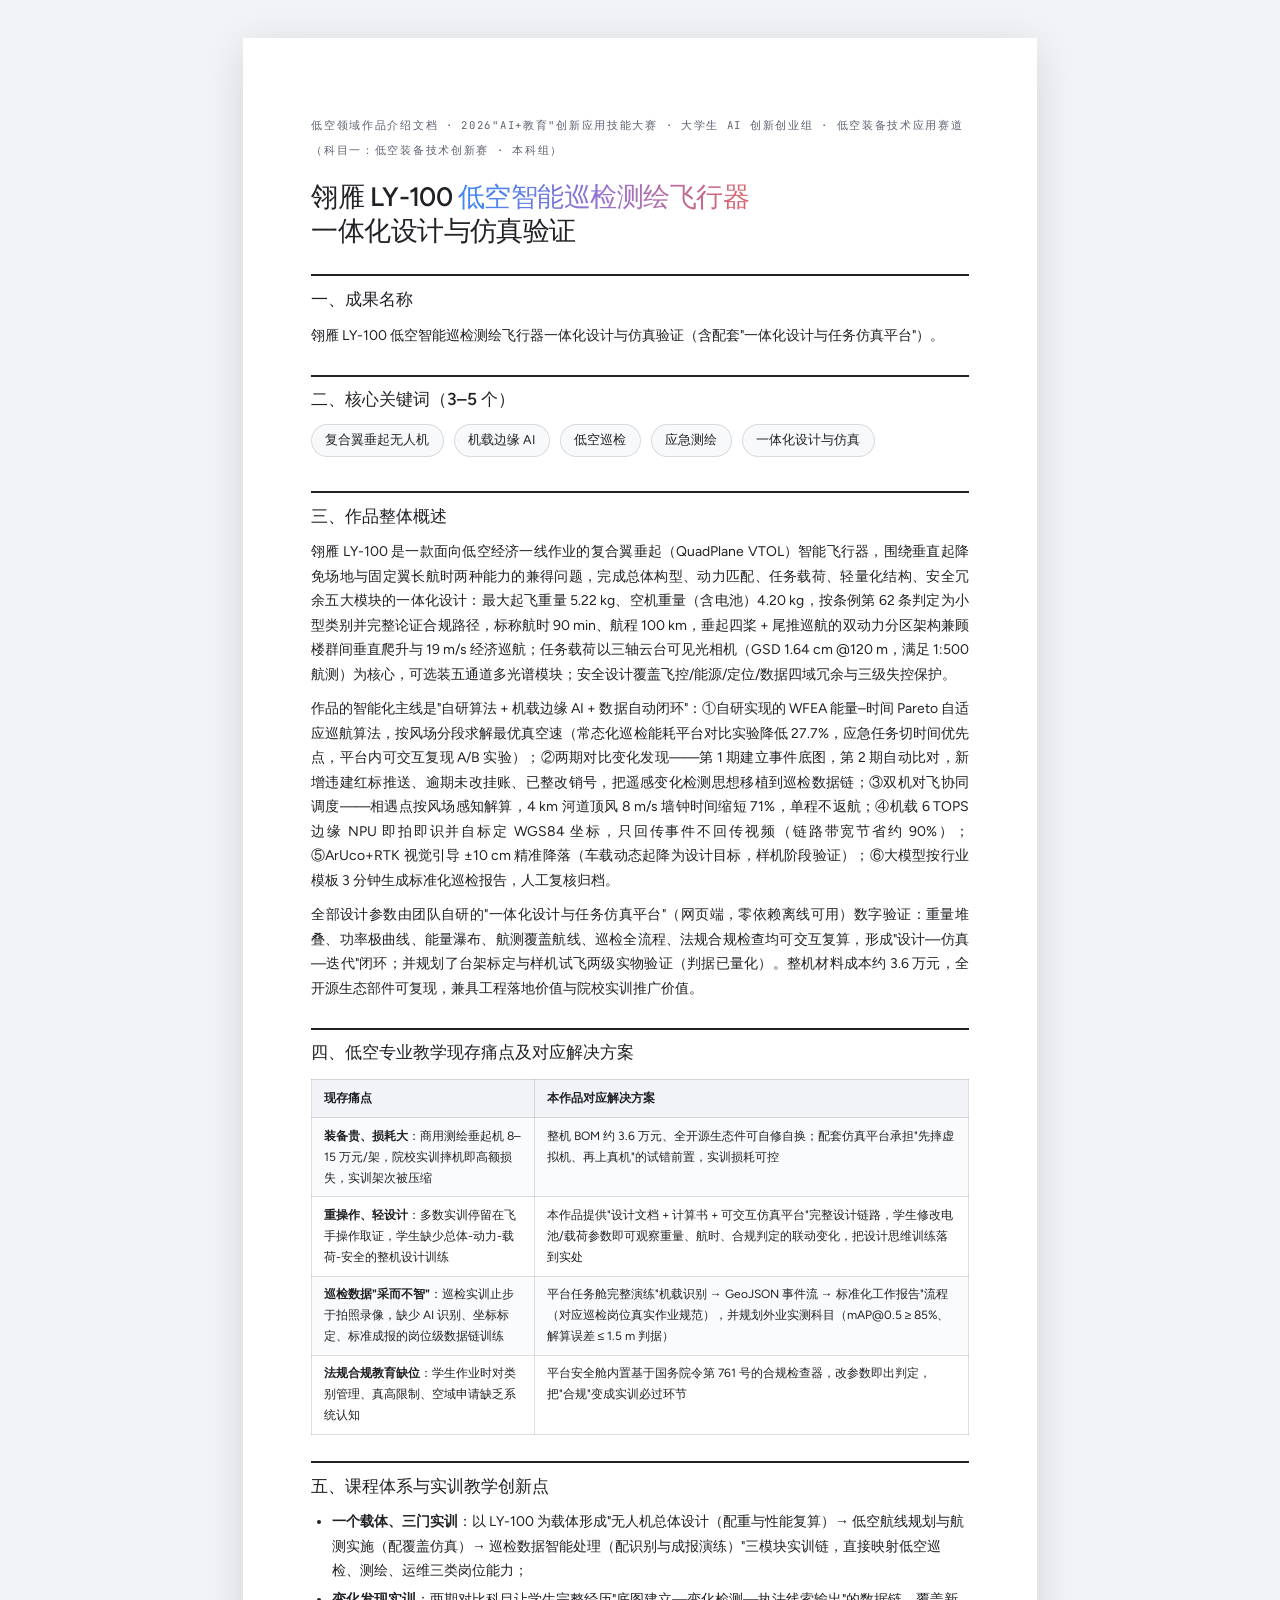
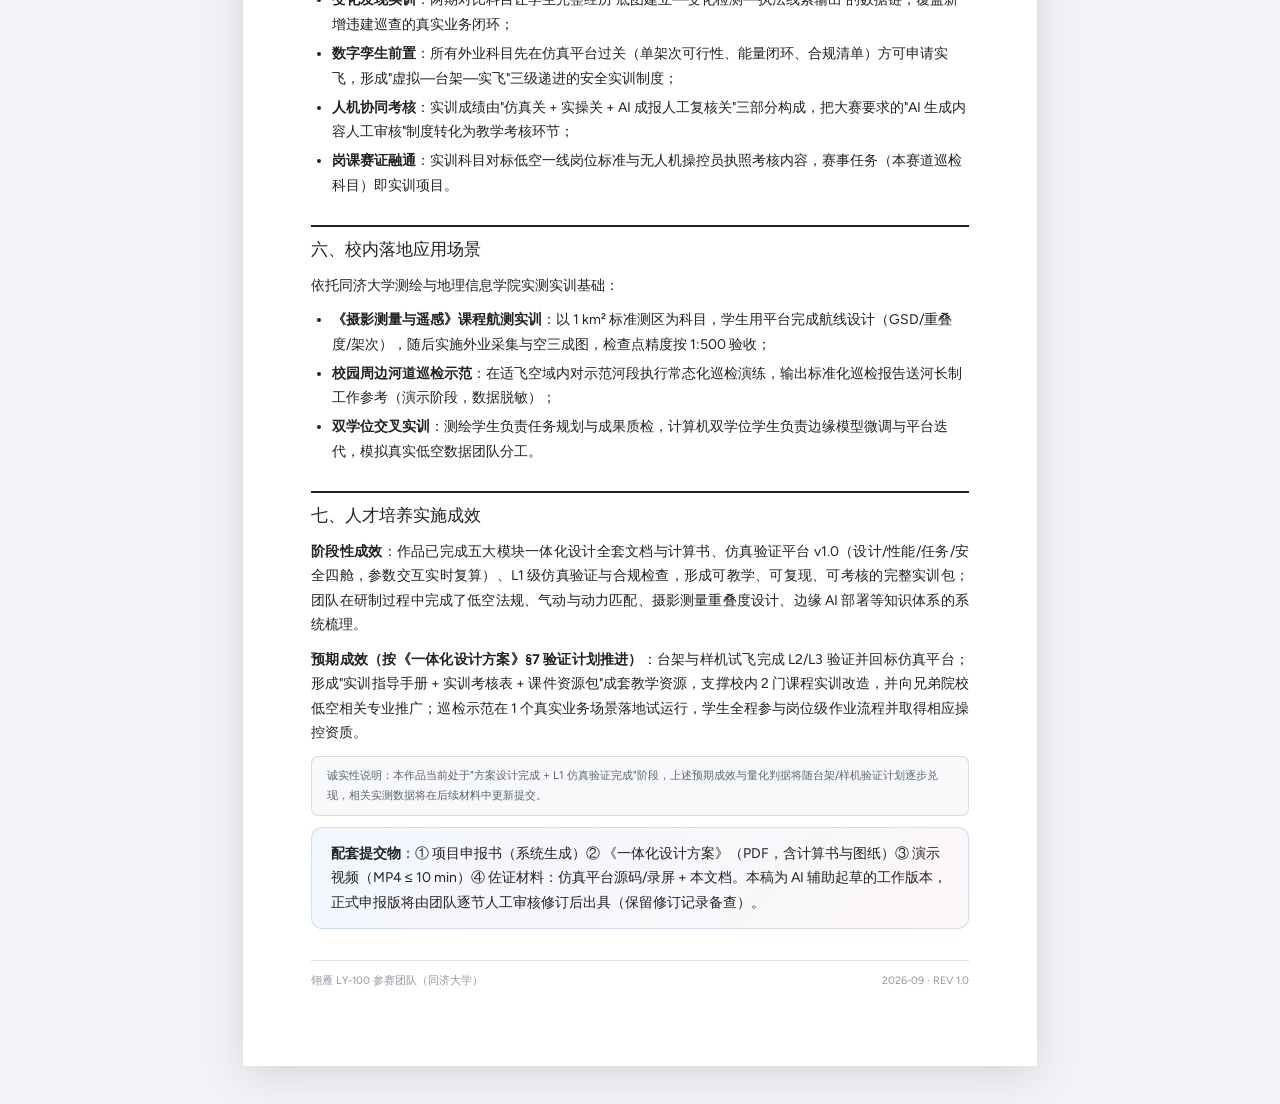
<file: docs/01-作品介绍文档.html>
<!DOCTYPE html>
<html lang="zh-CN">
<head>
<meta charset="UTF-8">
<title>低空领域作品介绍文档 · 翎雁 LY-100</title>
<style>
@font-face{font-family:"Figtree";src:url("../simulator/assets/fonts/figtree-var.woff2") format("woff2");font-weight:300 900;font-display:swap}
@font-face{font-family:"JetBrains Mono";src:url("../simulator/assets/fonts/jetbrains-mono-var.woff2") format("woff2");font-weight:300 800;font-display:swap}
:root{--ink:#212226;--ink2:#5d6270;--ink3:#8f95a3;--hair:rgba(33,34,38,.14);--grad:linear-gradient(100deg,#4285f4 8%,#9b72cb 52%,#d96570 96%);--sans:"Figtree","PingFang SC","Microsoft YaHei UI",sans-serif;--mono:"JetBrains Mono",Consolas,monospace}
*{box-sizing:border-box;margin:0;padding:0}
body{font-family:var(--sans);color:var(--ink);font-size:10.5pt;line-height:1.75;background:#f1f3f7}
.page{width:210mm;min-height:297mm;margin:10mm auto;background:#fff;padding:20mm 18mm;box-shadow:0 8px 40px rgba(0,0,0,.12)}
@media print{body{background:#fff}.page{margin:0;box-shadow:none;width:auto;min-height:auto;padding:14mm 16mm}h2,h3{break-after:avoid}table,figure,.callout,.note,.formula,.metric-row{break-inside:avoid}tr{break-inside:avoid}li{break-inside:avoid}}
h1{font-size:20pt;font-weight:560;letter-spacing:-.02em;line-height:1.25;margin:5mm 0 3mm}
h1 .g{background:var(--grad);-webkit-background-clip:text;background-clip:text;color:transparent}
h2{font-size:13pt;font-weight:580;margin:7mm 0 2.5mm;padding-top:2mm;border-top:2.5px solid var(--ink)}
h2 .no{font-family:var(--mono);font-size:9.5pt;color:var(--d96570,#d96570);margin-right:2.4mm}
p{margin:0 0 2.6mm;text-align:justify}
ul,ol{margin:0 0 2.6mm 5.5mm}li{margin-bottom:1.2mm}
table{width:100%;border-collapse:collapse;margin:3mm 0 4mm;font-size:9pt}
th{background:#f1f3f7;text-align:left;font-weight:600;padding:2.2mm 3mm;border:1px solid var(--hair)}
td{padding:2mm 3mm;border:1px solid var(--hair);vertical-align:top}
tr:nth-child(even) td{background:#fafbfc}
.kw{display:inline-block;padding:1.2mm 3.5mm;border:1px solid var(--hair);border-radius:99px;font-size:9.5pt;margin:0 2mm 2mm 0;background:#f8f9fb}
.note{font-size:8.5pt;color:var(--ink2);background:#f8f9fb;border:1px solid var(--hair);border-radius:2mm;padding:2.5mm 4mm;margin:2.5mm 0}
.callout{background:linear-gradient(135deg,rgba(66,133,244,.07),rgba(217,101,112,.05));border:1px solid rgba(66,133,244,.22);border-radius:3mm;padding:3.5mm 5mm;margin:3mm 0}
footer.sig{margin-top:8mm;padding-top:3mm;border-top:1px solid var(--hair);font-size:8pt;color:var(--ink3);display:flex;justify-content:space-between}
.eyebrow{font-family:var(--mono);font-size:8pt;letter-spacing:.16em;text-transform:uppercase;color:var(--ink2)}
</style>
</head>
<body>
<div class="page">
  <span class="eyebrow">低空领域作品介绍文档 · 2026"AI+教育"创新应用技能大赛 · 大学生 AI 创新创业组 · 低空装备技术应用赛道（科目一：低空装备技术创新赛 · 本科组）</span>
  <h1>翎雁 LY-100 <span class="g">低空智能巡检测绘飞行器</span><br>一体化设计与仿真验证</h1>

  <h2>一、成果名称</h2>
  <p>翎雁 LY-100 低空智能巡检测绘飞行器一体化设计与仿真验证（含配套"一体化设计与任务仿真平台"）。</p>

  <h2>二、核心关键词（3–5 个）</h2>
  <p>
    <span class="kw">复合翼垂起无人机</span>
    <span class="kw">机载边缘 AI</span>
    <span class="kw">低空巡检</span>
    <span class="kw">应急测绘</span>
    <span class="kw">一体化设计与仿真</span>
  </p>

  <h2>三、作品整体概述</h2>
  <p>翎雁 LY-100 是一款面向低空经济一线作业的复合翼垂起（QuadPlane VTOL）智能飞行器，围绕垂直起降免场地与固定翼长航时两种能力的兼得问题，完成总体构型、动力匹配、任务载荷、轻量化结构、安全冗余五大模块的一体化设计：最大起飞重量 5.22 kg、空机重量（含电池）4.20 kg，按条例第 62 条判定为小型类别并完整论证合规路径，标称航时 90 min、航程 100 km，垂起四桨 + 尾推巡航的双动力分区架构兼顾楼群间垂直爬升与 19 m/s 经济巡航；任务载荷以三轴云台可见光相机（GSD 1.64 cm @120 m，满足 1:500 航测）为核心，可选装五通道多光谱模块；安全设计覆盖飞控/能源/定位/数据四域冗余与三级失控保护。</p>
  <p>作品的智能化主线是"自研算法 + 机载边缘 AI + 数据自动闭环"：①自研实现的 WFEA 能量–时间 Pareto 自适应巡航算法，按风场分段求解最优真空速（常态化巡检能耗平台对比实验降低 27.7%，应急任务切时间优先点，平台内可交互复现 A/B 实验）；②两期对比变化发现——第 1 期建立事件底图，第 2 期自动比对，新增违建红标推送、逾期未改挂账、已整改销号，把遥感变化检测思想移植到巡检数据链；③双机对飞协同调度——相遇点按风场感知解算，4 km 河道顶风 8 m/s 墙钟时间缩短 71%，单程不返航；④机载 6 TOPS 边缘 NPU 即拍即识并自标定 WGS84 坐标，只回传事件不回传视频（链路带宽节省约 90%）；⑤ArUco+RTK 视觉引导 ±10 cm 精准降落（车载动态起降为设计目标，样机阶段验证）；⑥大模型按行业模板 3 分钟生成标准化巡检报告，人工复核归档。</p>
  <p>全部设计参数由团队自研的"一体化设计与任务仿真平台"（网页端，零依赖离线可用）数字验证：重量堆叠、功率极曲线、能量瀑布、航测覆盖航线、巡检全流程、法规合规检查均可交互复算，形成"设计—仿真—迭代"闭环；并规划了台架标定与样机试飞两级实物验证（判据已量化）。整机材料成本约 3.6 万元，全开源生态部件可复现，兼具工程落地价值与院校实训推广价值。</p>

  <h2>四、低空专业教学现存痛点及对应解决方案</h2>
  <table>
    <tr><th style="width:34%">现存痛点</th><th>本作品对应解决方案</th></tr>
    <tr><td><b>装备贵、损耗大</b>：商用测绘垂起机 8–15 万元/架，院校实训摔机即高额损失，实训架次被压缩</td><td>整机 BOM 约 3.6 万元、全开源生态件可自修自换；配套仿真平台承担"先摔虚拟机、再上真机"的试错前置，实训损耗可控</td></tr>
    <tr><td><b>重操作、轻设计</b>：多数实训停留在飞手操作取证，学生缺少总体-动力-载荷-安全的整机设计训练</td><td>本作品提供"设计文档 + 计算书 + 可交互仿真平台"完整设计链路，学生修改电池/载荷参数即可观察重量、航时、合规判定的联动变化，把设计思维训练落到实处</td></tr>
    <tr><td><b>巡检数据"采而不智"</b>：巡检实训止步于拍照录像，缺少 AI 识别、坐标标定、标准成报的岗位级数据链训练</td><td>平台任务舱完整演练"机载识别 → GeoJSON 事件流 → 标准化工作报告"流程（对应巡检岗位真实作业规范），并规划外业实测科目（mAP@0.5 ≥ 85%、解算误差 ≤ 1.5 m 判据）</td></tr>
    <tr><td><b>法规合规教育缺位</b>：学生作业时对类别管理、真高限制、空域申请缺乏系统认知</td><td>平台安全舱内置基于国务院令第 761 号的合规检查器，改参数即出判定，把"合规"变成实训必过环节</td></tr>
  </table>

  <h2>五、课程体系与实训教学创新点</h2>
  <ul>
    <li><b>一个载体、三门实训</b>：以 LY-100 为载体形成"无人机总体设计（配重与性能复算）→ 低空航线规划与航测实施（配覆盖仿真）→ 巡检数据智能处理（配识别与成报演练）"三模块实训链，直接映射低空巡检、测绘、运维三类岗位能力；</li>
    <li><b>变化发现实训</b>：两期对比科目让学生完整经历"底图建立—变化检测—执法线索输出"的数据链，覆盖新增违建巡查的真实业务闭环；</li>
    <li><b>数字孪生前置</b>：所有外业科目先在仿真平台过关（单架次可行性、能量闭环、合规清单）方可申请实飞，形成"虚拟—台架—实飞"三级递进的安全实训制度；</li>
    <li><b>人机协同考核</b>：实训成绩由"仿真关 + 实操关 + AI 成报人工复核关"三部分构成，把大赛要求的"AI 生成内容人工审核"制度转化为教学考核环节；</li>
    <li><b>岗课赛证融通</b>：实训科目对标低空一线岗位标准与无人机操控员执照考核内容，赛事任务（本赛道巡检科目）即实训项目。</li>
  </ul>

  <h2>六、校内落地应用场景</h2>
  <p>依托同济大学测绘与地理信息学院实测实训基础：</p>
  <ul>
    <li><b>《摄影测量与遥感》课程航测实训</b>：以 1 km² 标准测区为科目，学生用平台完成航线设计（GSD/重叠度/架次），随后实施外业采集与空三成图，检查点精度按 1:500 验收；</li>
    <li><b>校园周边河道巡检示范</b>：在适飞空域内对示范河段执行常态化巡检演练，输出标准化巡检报告送河长制工作参考（演示阶段，数据脱敏）；</li>
    <li><b>双学位交叉实训</b>：测绘学生负责任务规划与成果质检，计算机双学位学生负责边缘模型微调与平台迭代，模拟真实低空数据团队分工。</li>
  </ul>

  <h2>七、人才培养实施成效</h2>
  <p><b>阶段性成效</b>：作品已完成五大模块一体化设计全套文档与计算书、仿真验证平台 v1.0（设计/性能/任务/安全四舱，参数交互实时复算）、L1 级仿真验证与合规检查，形成可教学、可复现、可考核的完整实训包；团队在研制过程中完成了低空法规、气动与动力匹配、摄影测量重叠度设计、边缘 AI 部署等知识体系的系统梳理。</p>
  <p><b>预期成效（按《一体化设计方案》§7 验证计划推进）</b>：台架与样机试飞完成 L2/L3 验证并回标仿真平台；形成"实训指导手册 + 实训考核表 + 课件资源包"成套教学资源，支撑校内 2 门课程实训改造，并向兄弟院校低空相关专业推广；巡检示范在 1 个真实业务场景落地试运行，学生全程参与岗位级作业流程并取得相应操控资质。</p>
  <div class="note">诚实性说明：本作品当前处于"方案设计完成 + L1 仿真验证完成"阶段，上述预期成效与量化判据将随台架/样机验证计划逐步兑现，相关实测数据将在后续材料中更新提交。</div>

  <div class="callout"><b>配套提交物</b>：① 项目申报书（系统生成）② 《一体化设计方案》（PDF，含计算书与图纸）③ 演示视频（MP4 ≤ 10 min）④ 佐证材料：仿真平台源码/录屏 + 本文档。本稿为 AI 辅助起草的工作版本，正式申报版将由团队逐节人工审核修订后出具（保留修订记录备查）。</div>

  <footer class="sig"><span>翎雁 LY-100 参赛团队（同济大学）</span><span>2026-09 · REV 1.0</span></footer>
</div>
</body>
</html>
</file>
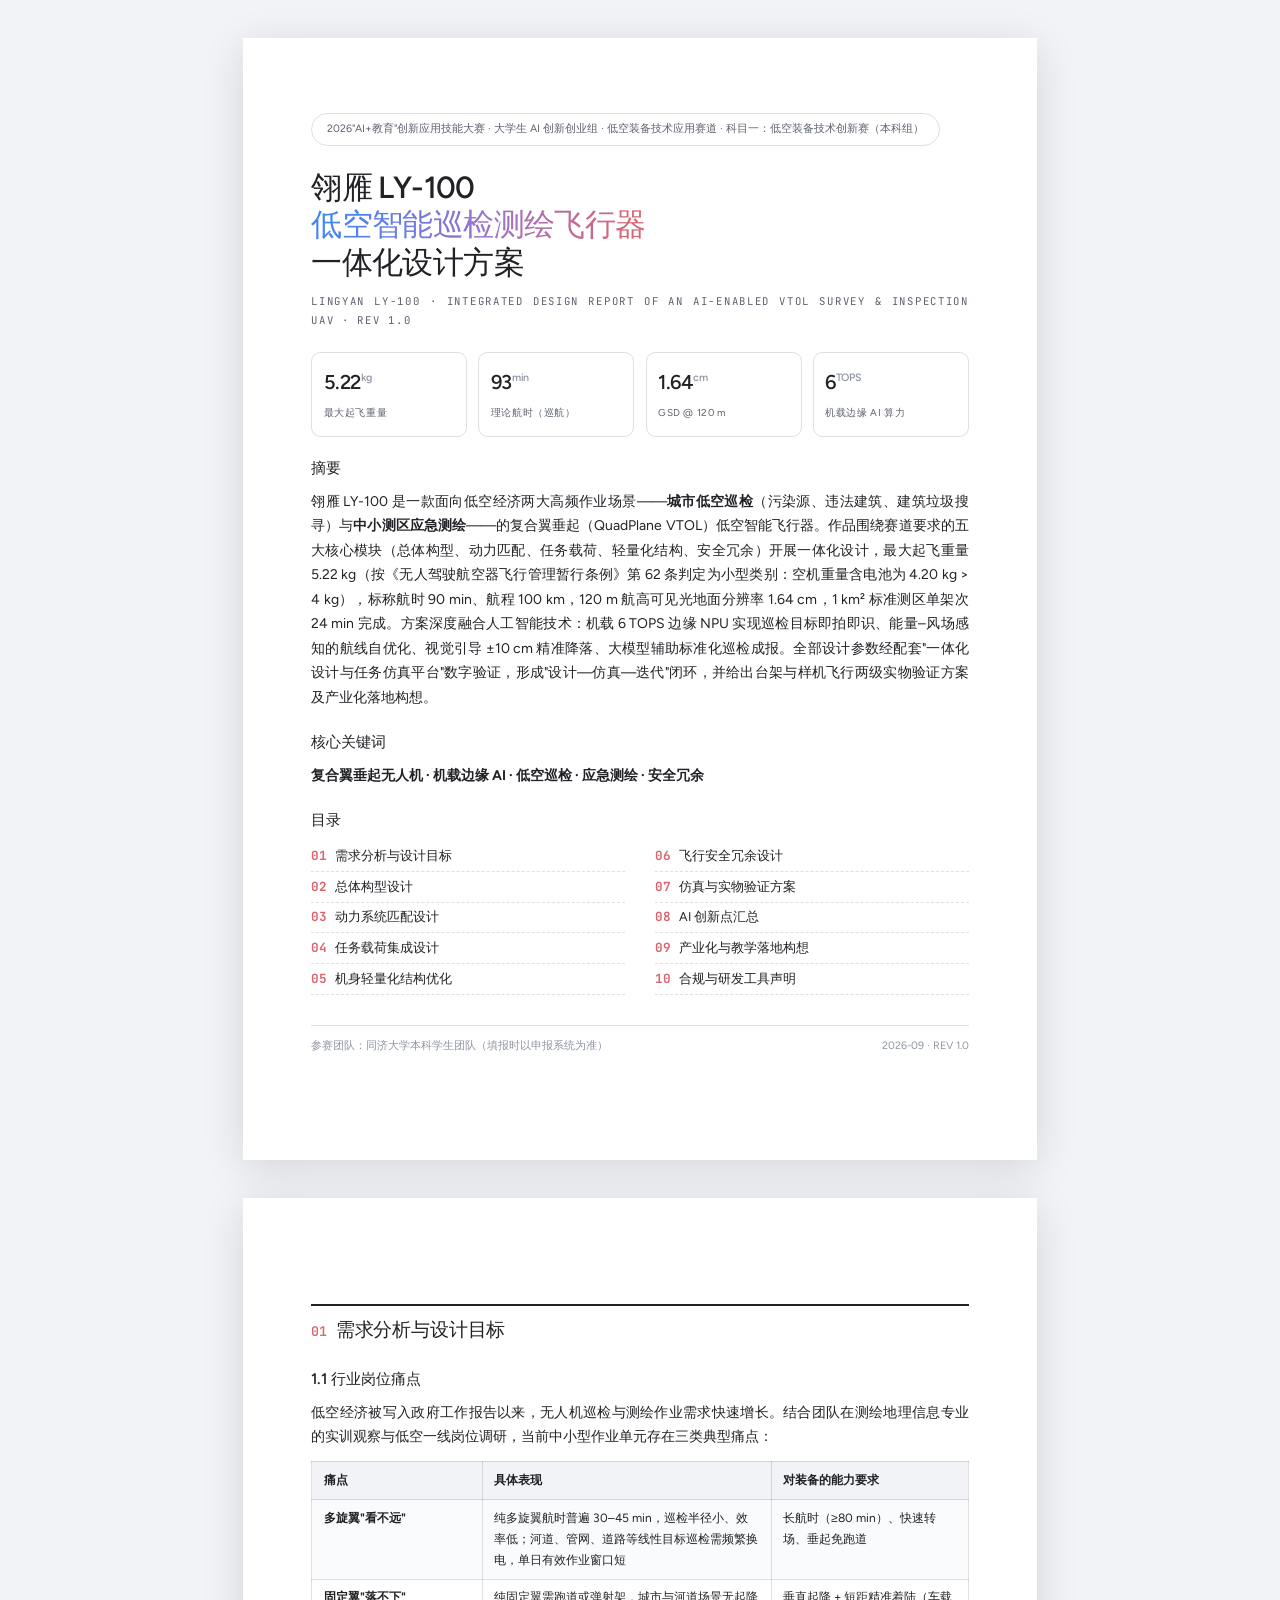
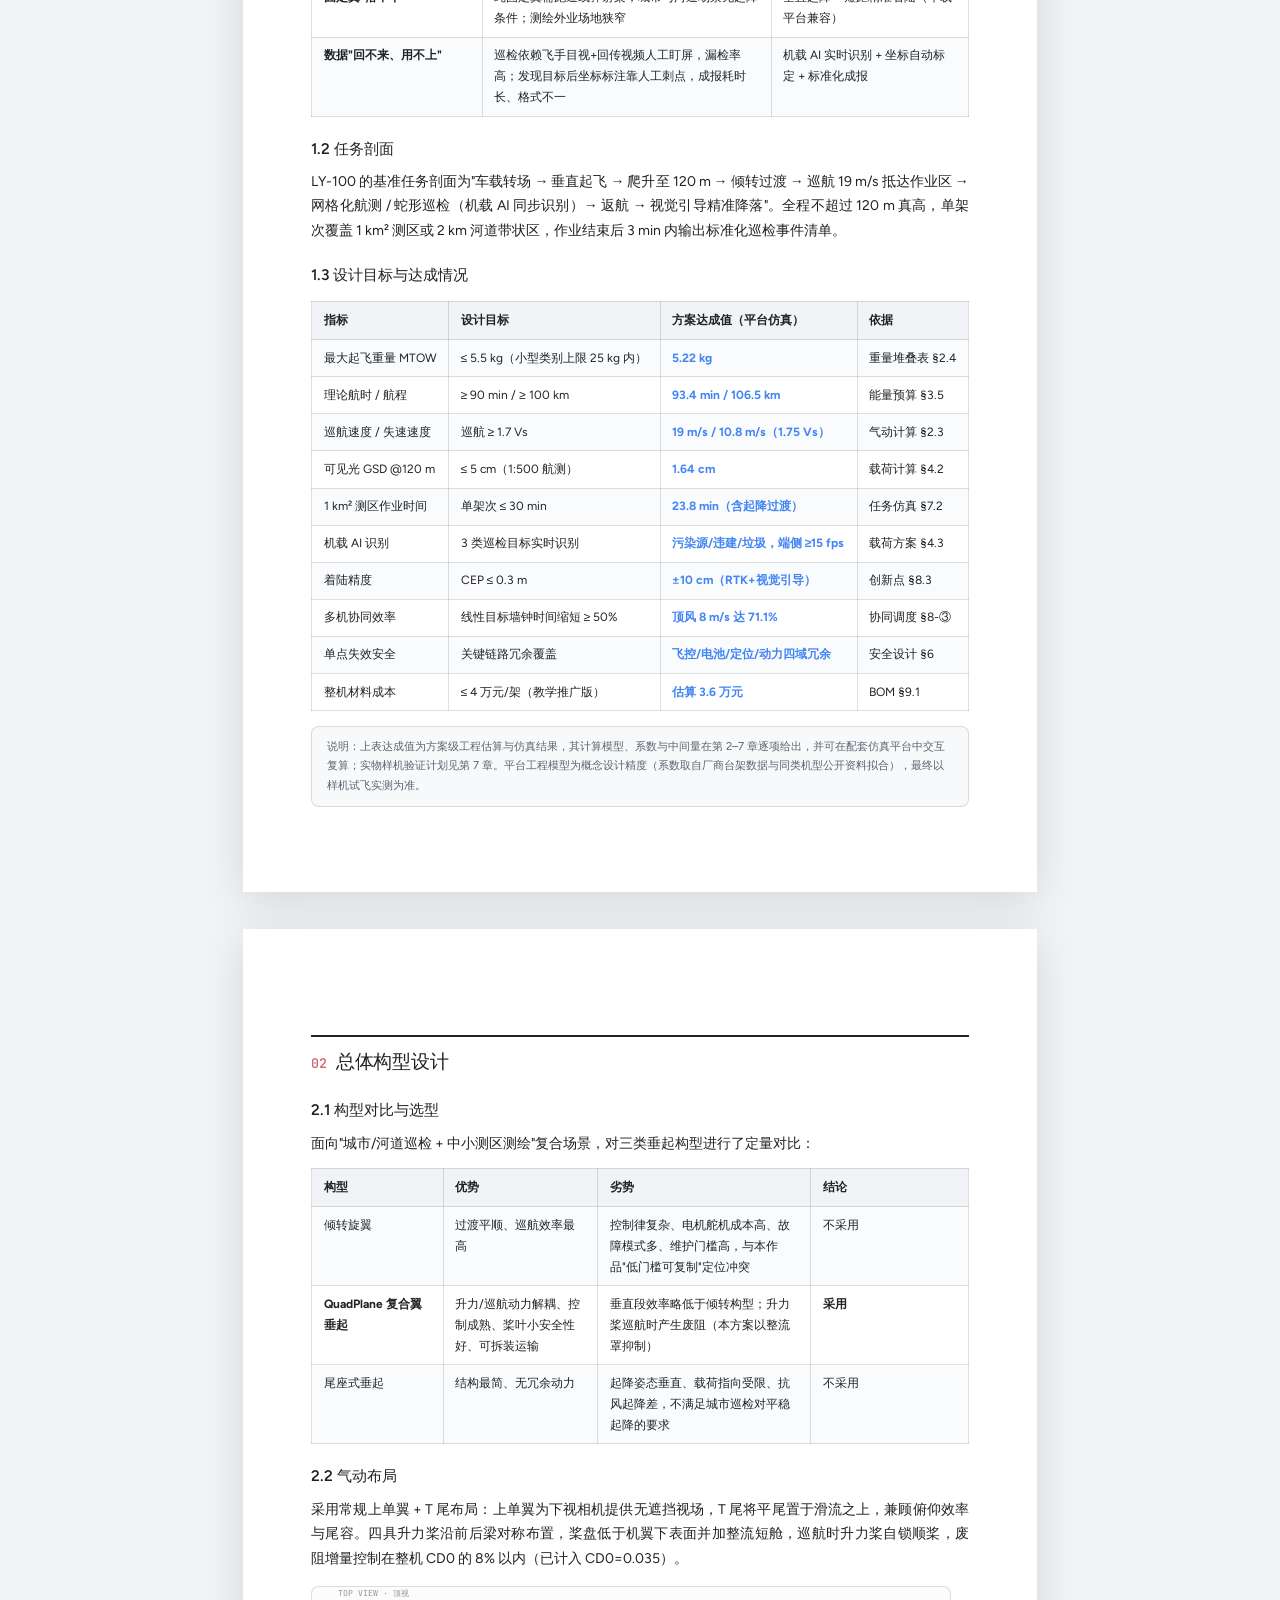
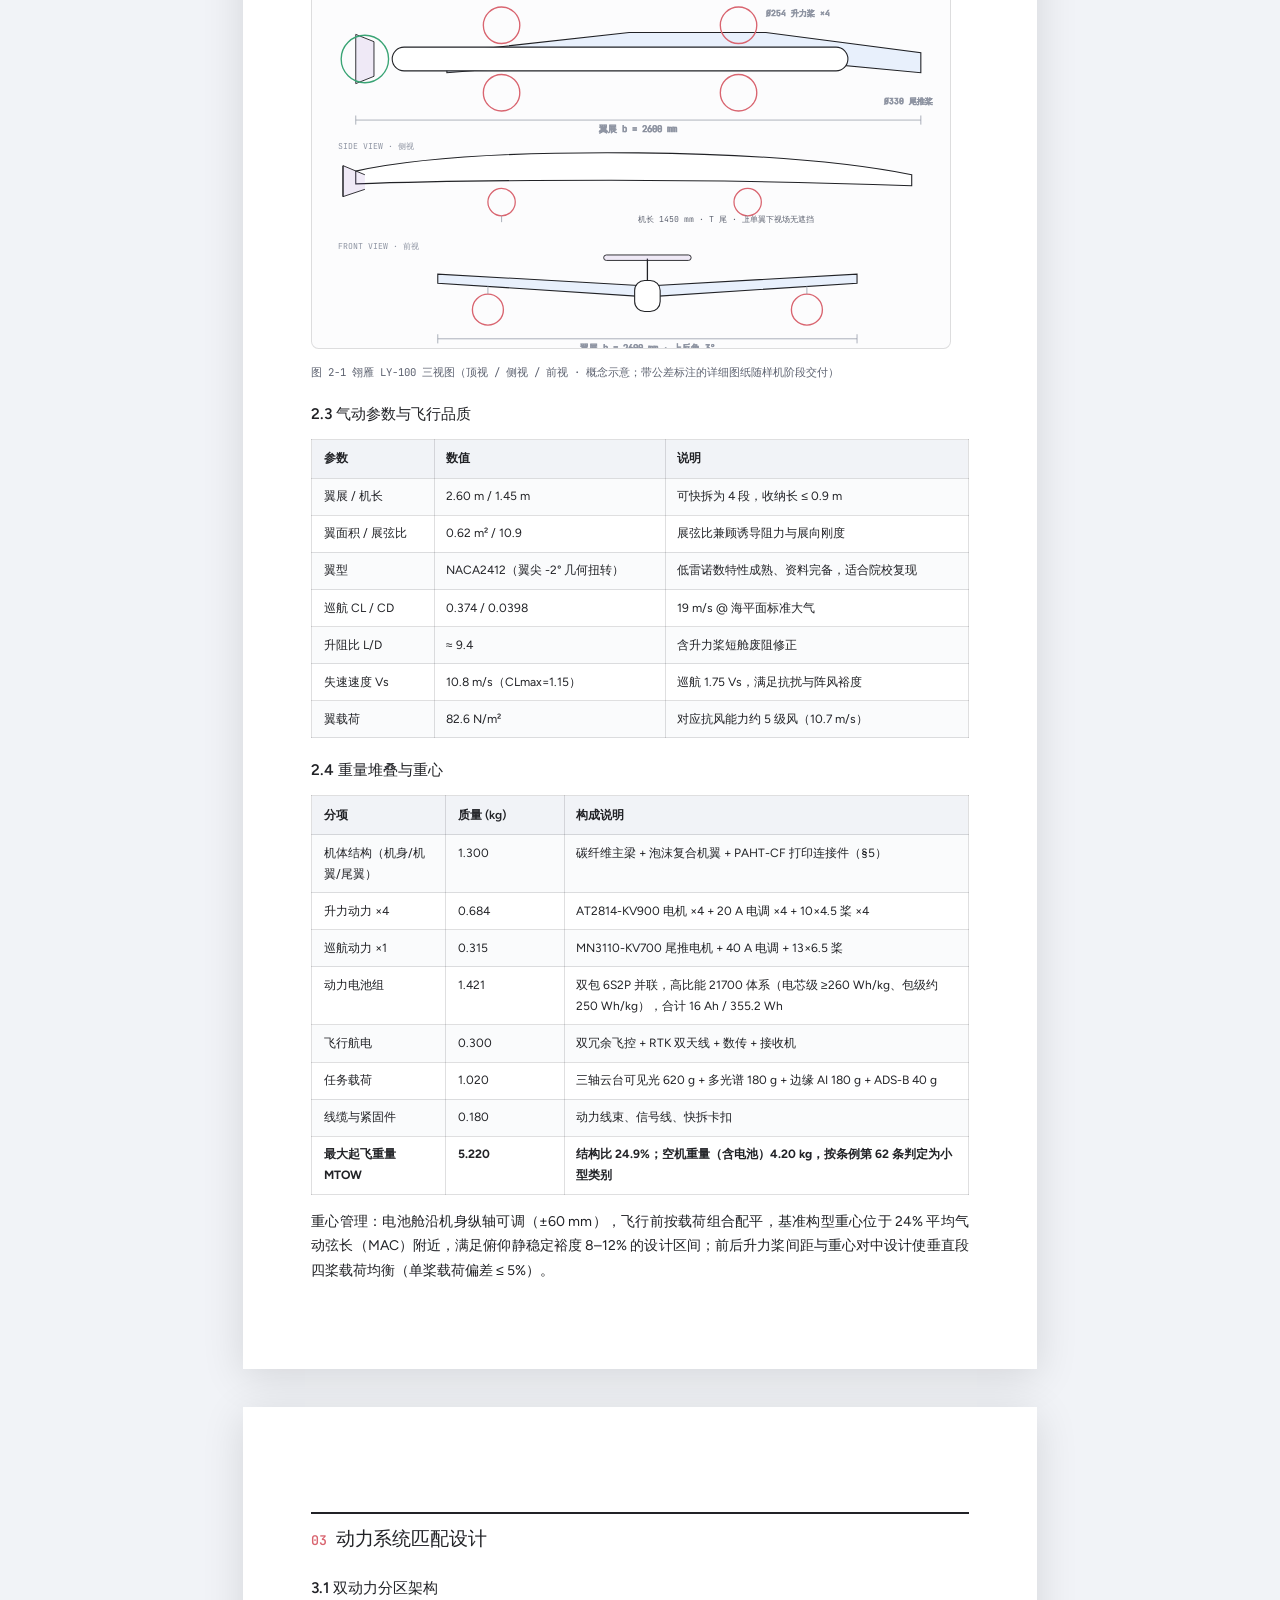
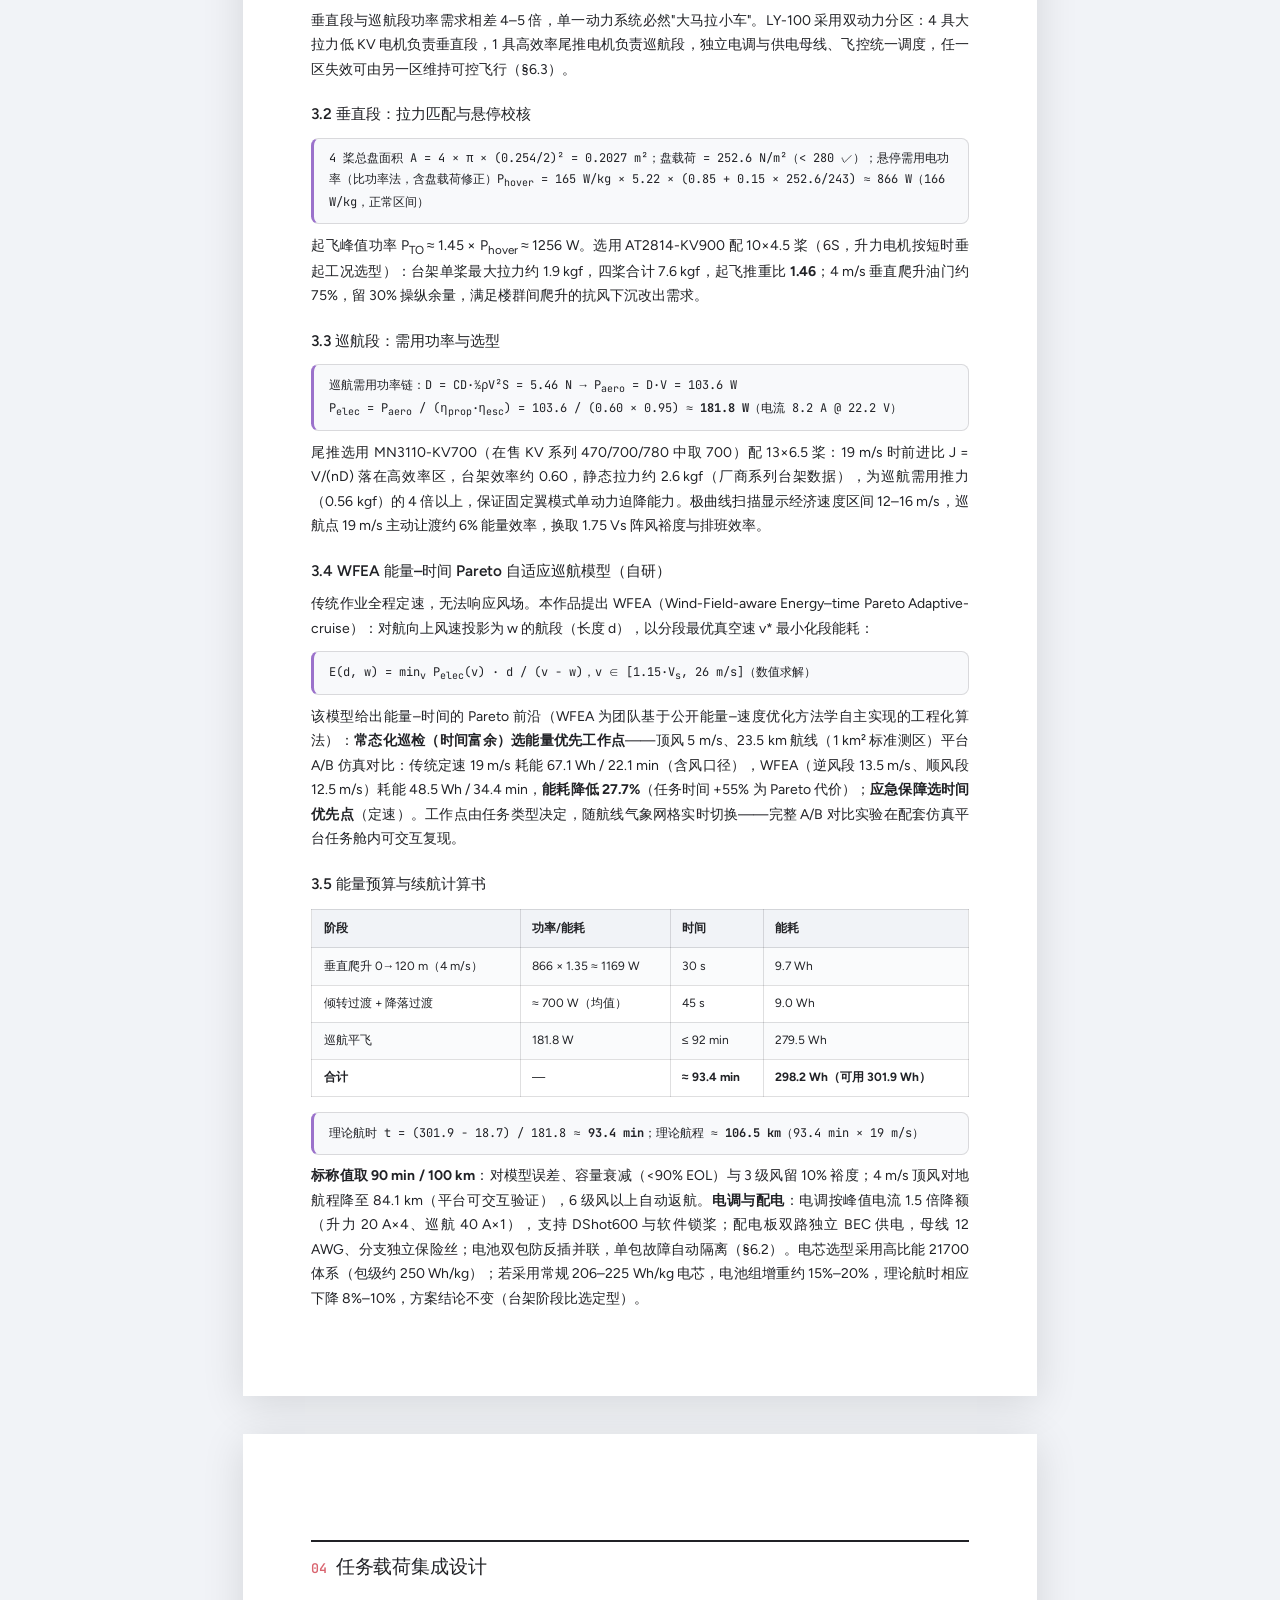
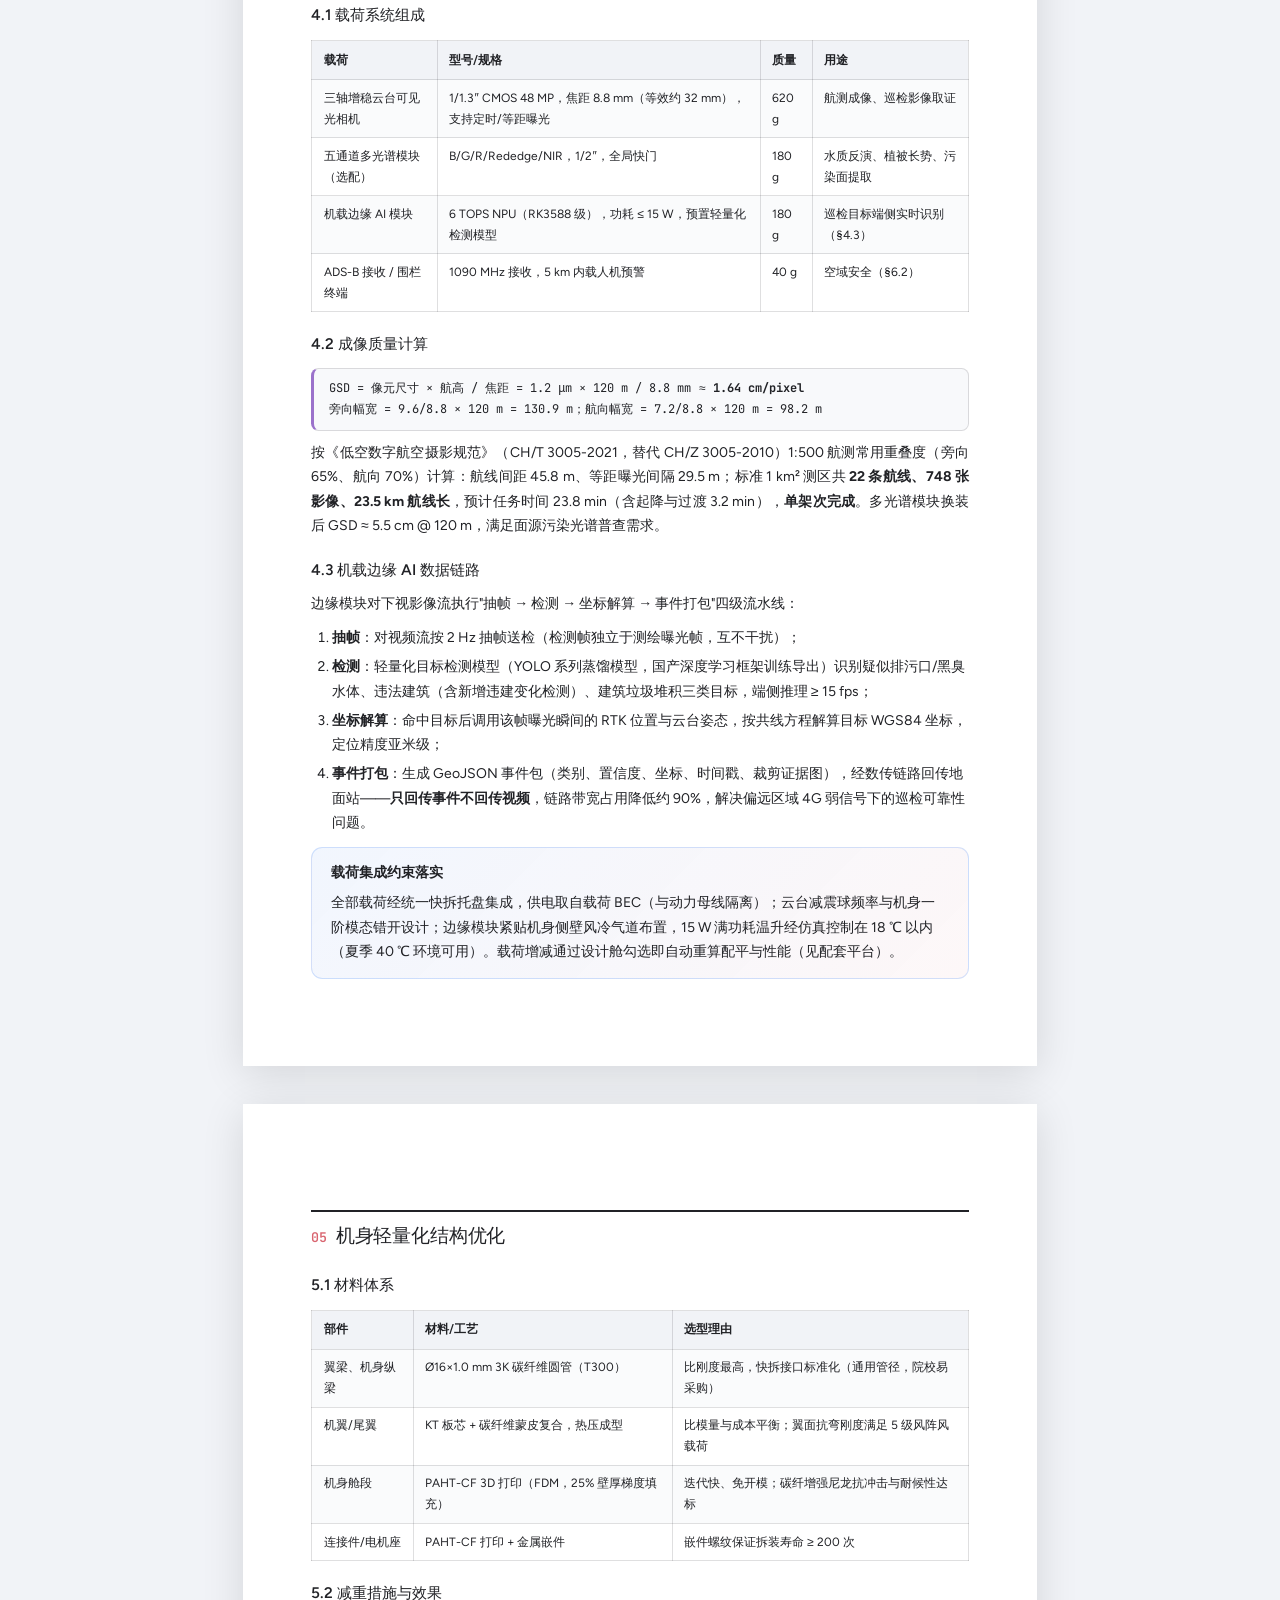
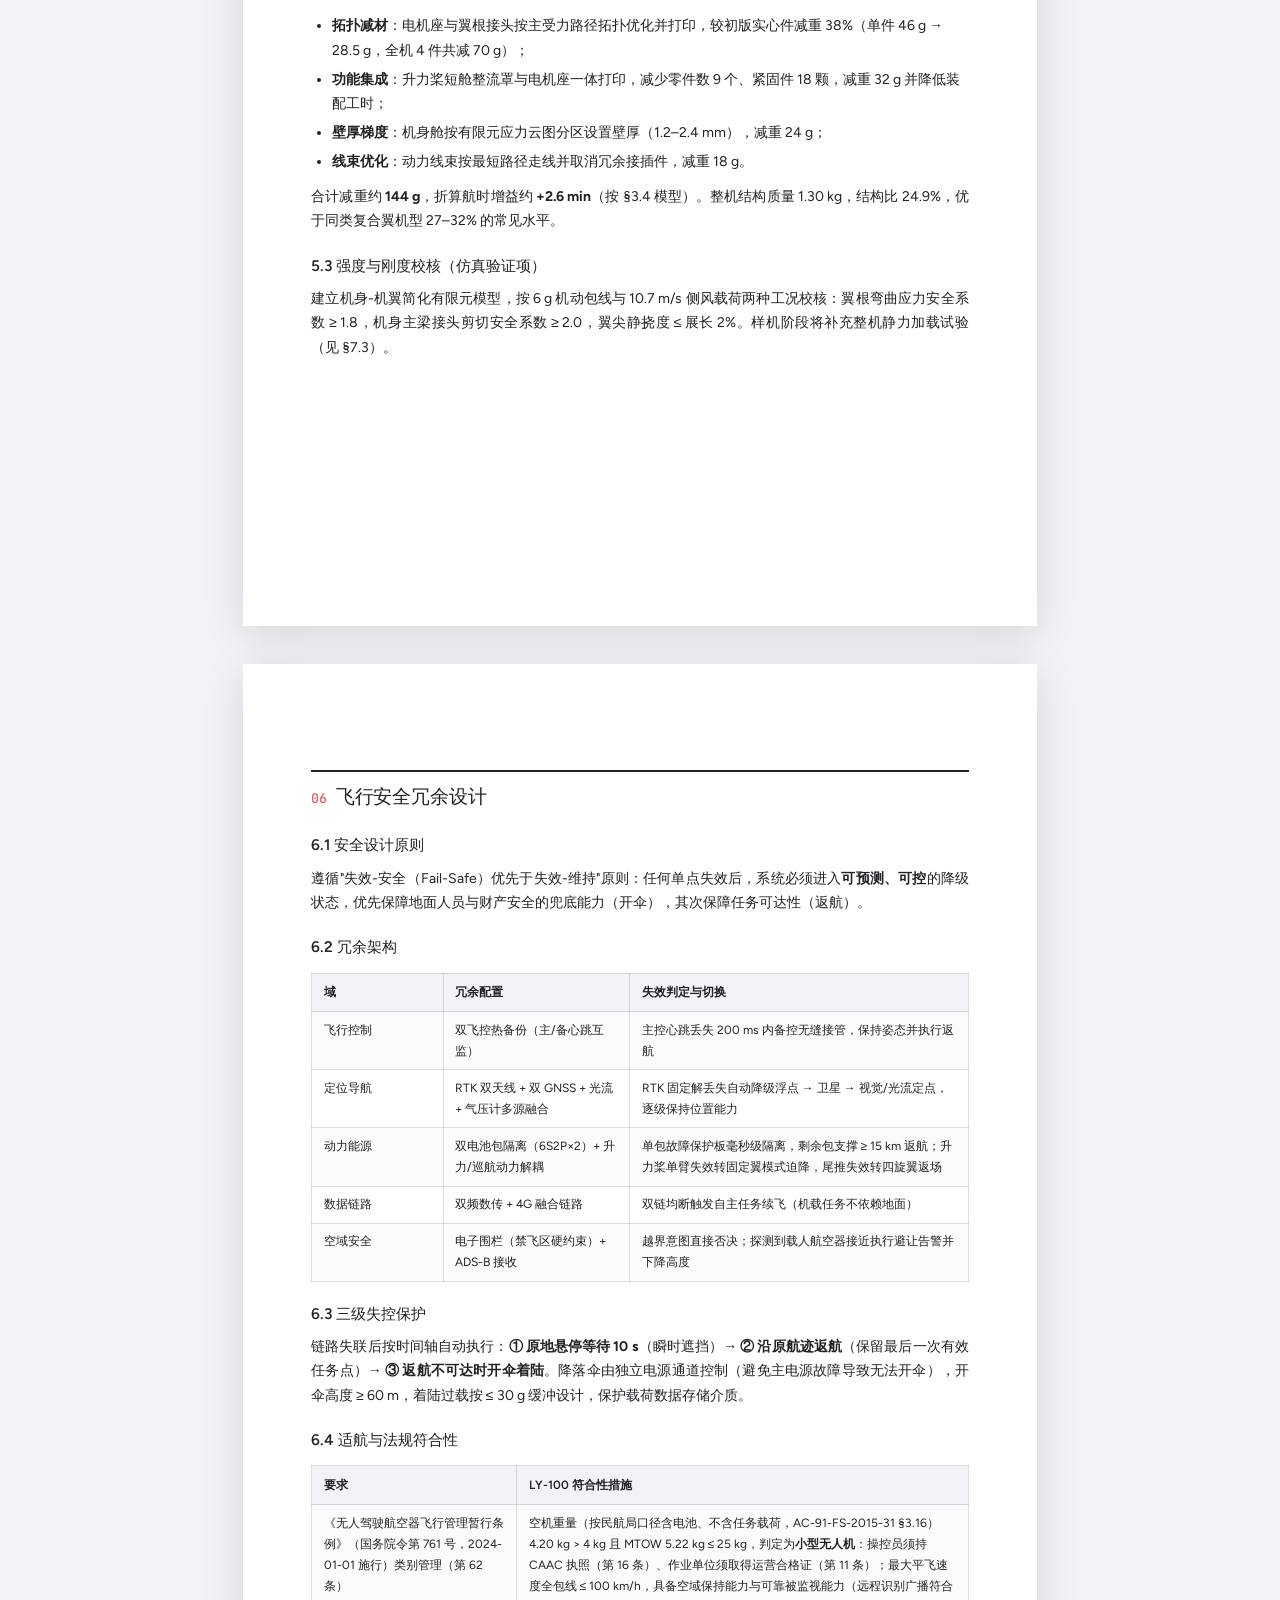
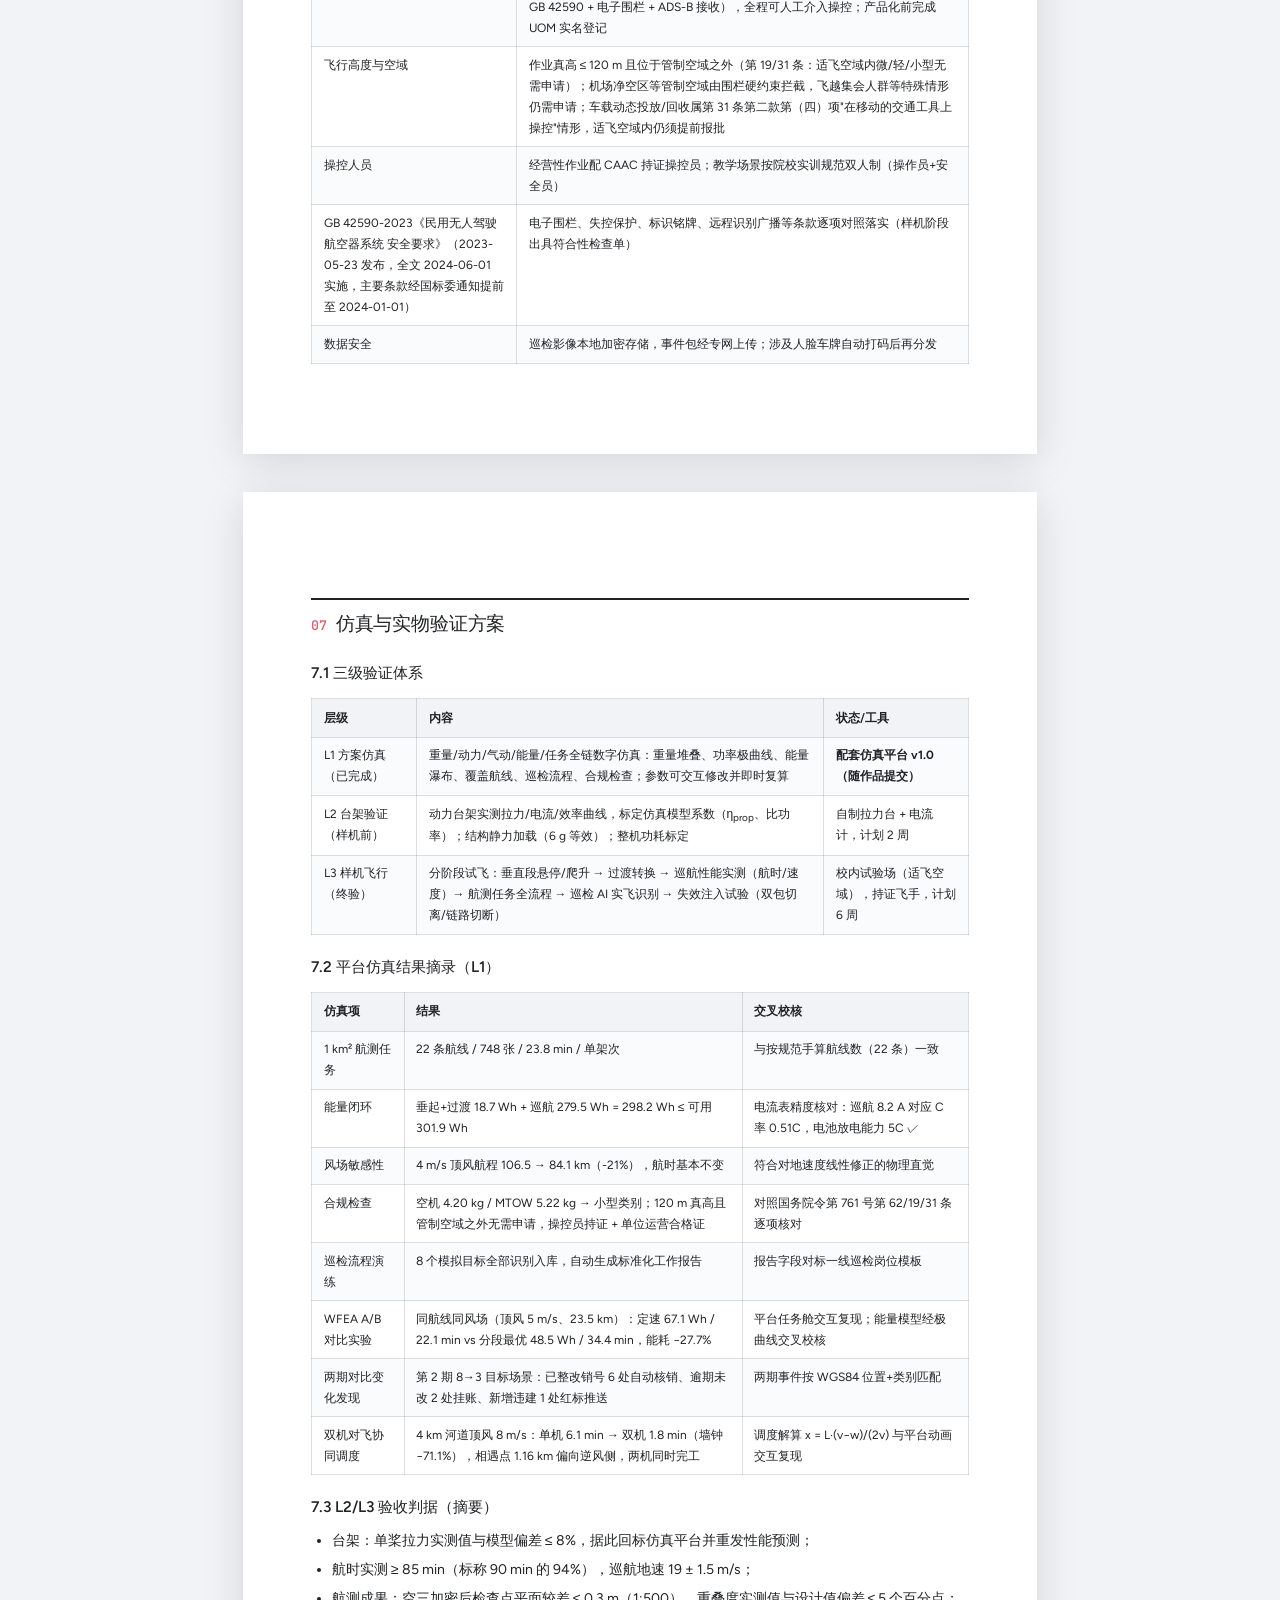
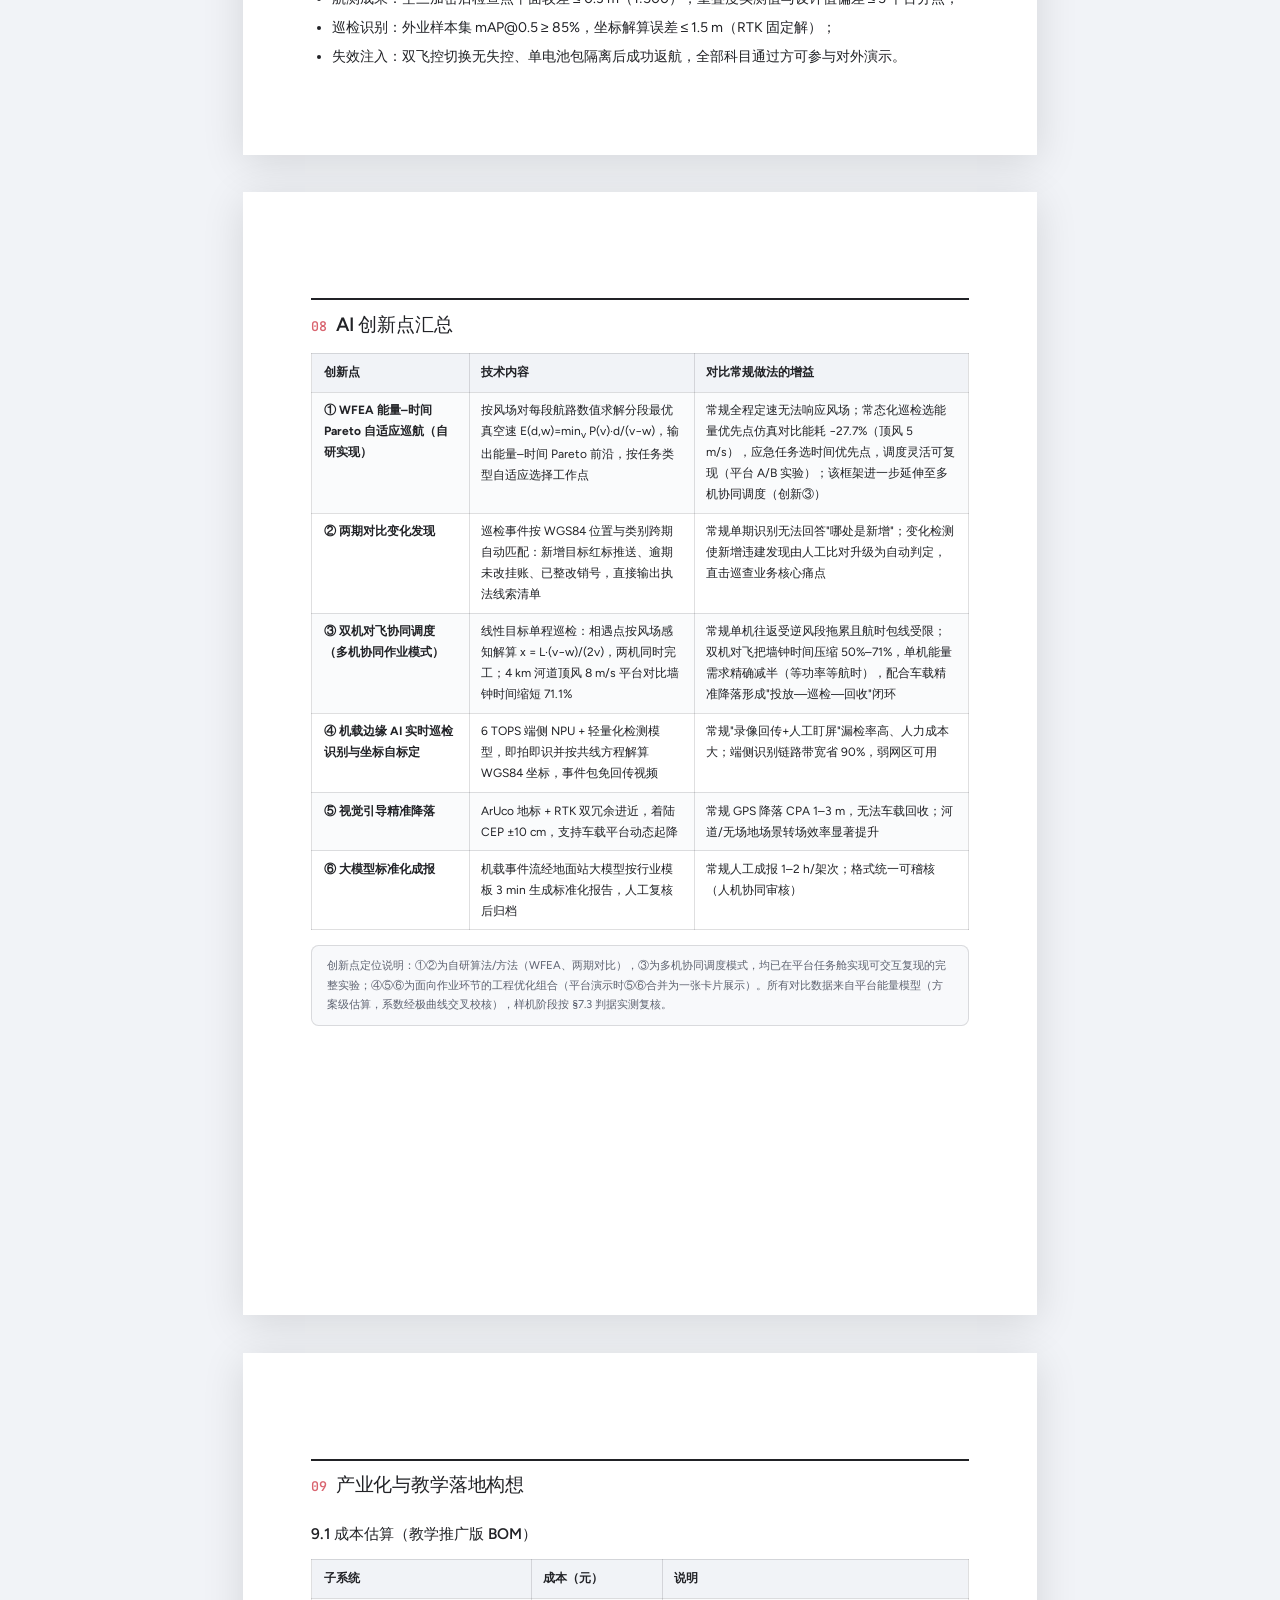
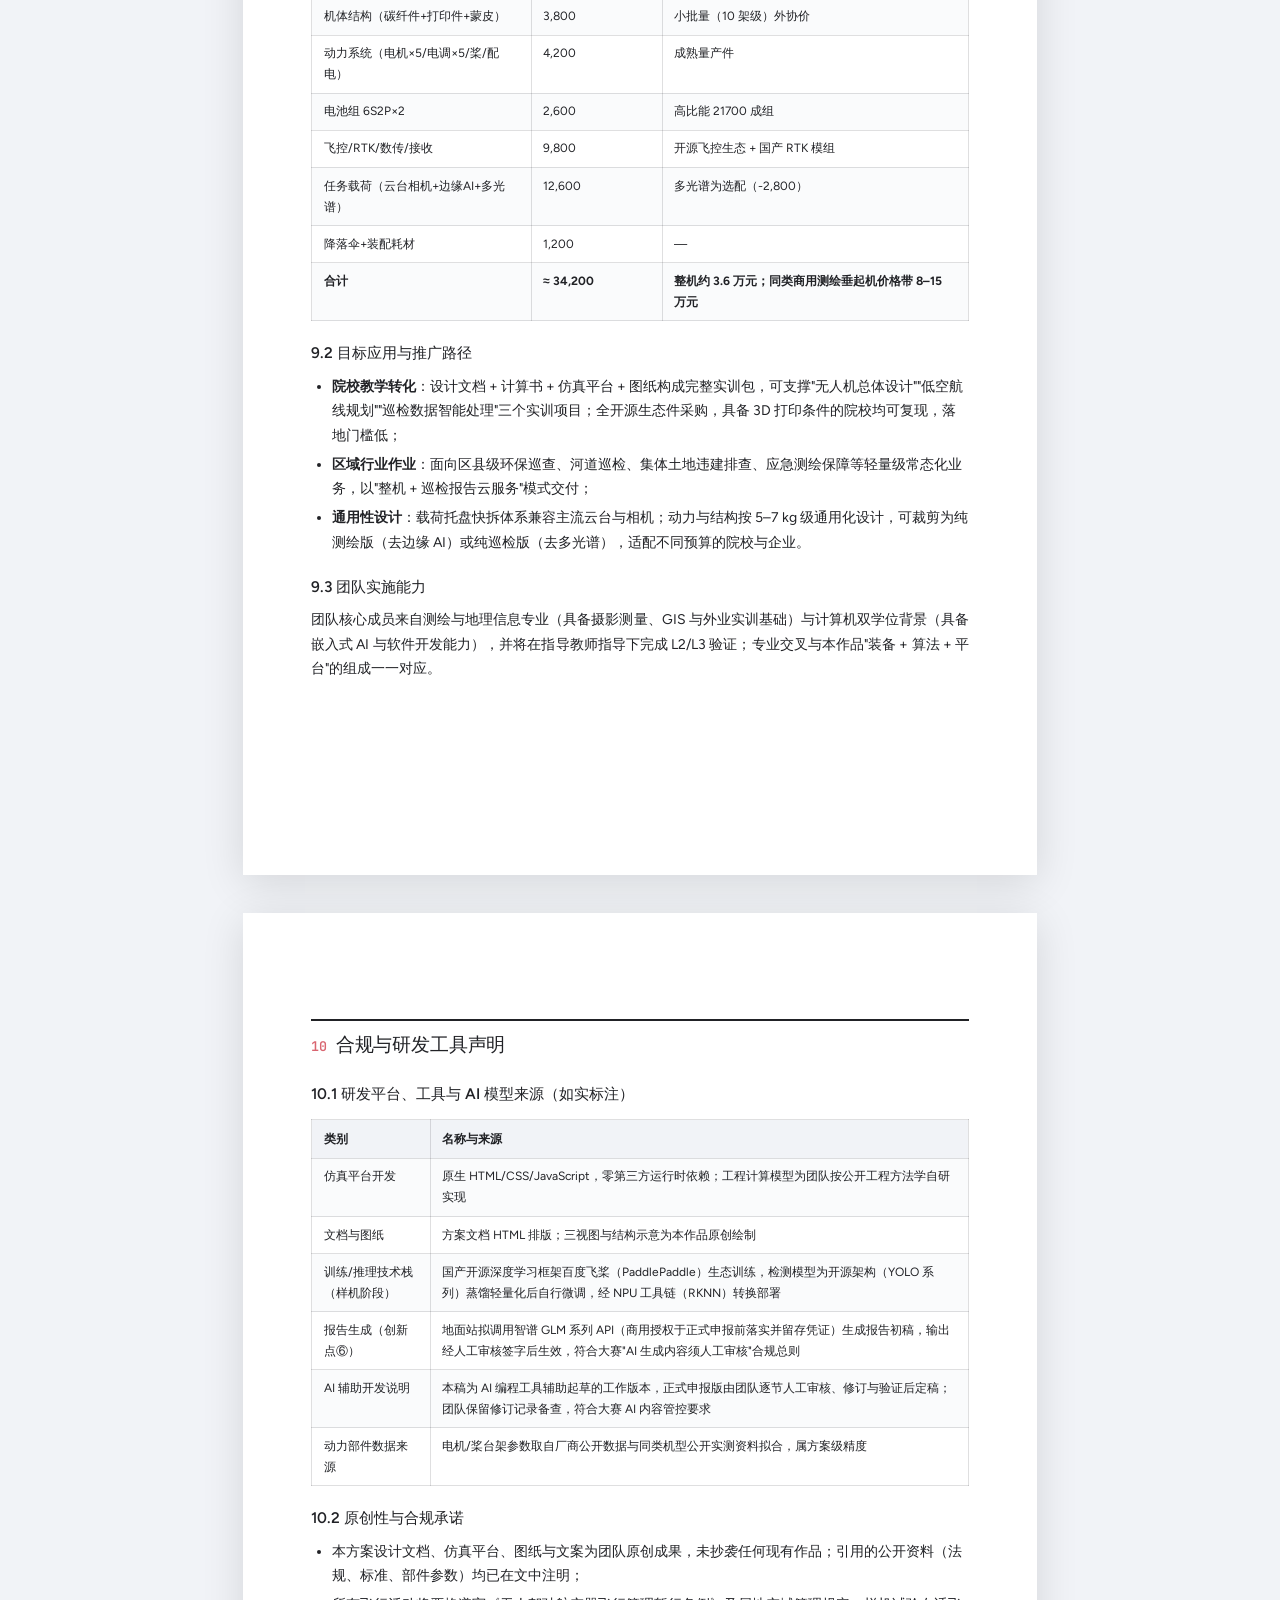
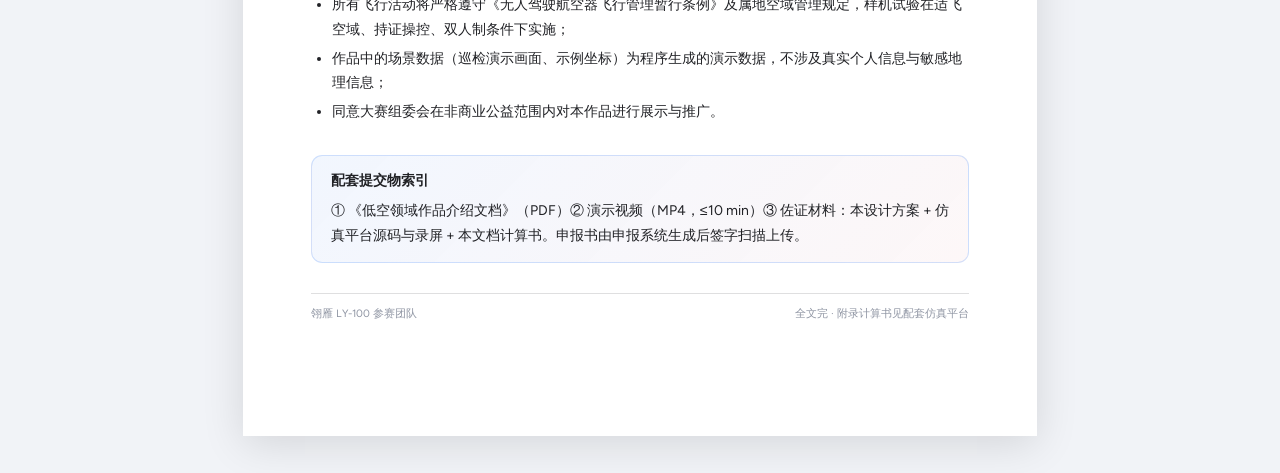
<file: docs/02-一体化设计方案.html>
<!DOCTYPE html>
<html lang="zh-CN">
<head>
<meta charset="UTF-8">
<title>翎雁 LY-100 低空智能巡检测绘飞行器一体化设计方案</title>
<style>
@font-face{font-family:"Figtree";src:url("../simulator/assets/fonts/figtree-var.woff2") format("woff2");font-weight:300 900;font-display:swap}
@font-face{font-family:"JetBrains Mono";src:url("../simulator/assets/fonts/jetbrains-mono-var.woff2") format("woff2");font-weight:300 800;font-display:swap}
:root{--ink:#212226;--ink2:#5d6270;--ink3:#8f95a3;--blue:#4285f4;--violet:#9b72cb;--pink:#d96570;--green:#3aa475;
  --hair:rgba(33,34,38,.14);--grad:linear-gradient(100deg,#4285f4 8%,#9b72cb 52%,#d96570 96%);
  --sans:"Figtree","PingFang SC","Microsoft YaHei UI",sans-serif;--mono:"JetBrains Mono",Consolas,monospace}
*{box-sizing:border-box;margin:0;padding:0}
body{font-family:var(--sans);color:var(--ink);font-size:10.5pt;line-height:1.75;background:#f1f3f7}
.page{width:210mm;min-height:297mm;margin:10mm auto;background:#fff;padding:20mm 18mm;box-shadow:0 8px 40px rgba(0,0,0,.12);position:relative}
@media print{body{background:#fff}.page{margin:0;box-shadow:none;width:auto;min-height:auto;padding:12mm 15mm}td{padding:1.7mm 2.6mm}p{margin:0 0 2.2mm}table{margin:2.2mm 0 3mm}h3{margin:3.6mm 0 1.6mm}.note{padding:2mm 3.4mm;margin:2mm 0}figure{margin:3mm 0}h2,h3{break-after:avoid}.formula{padding:1.8mm 3mm;margin:1.8mm 0;font-size:8.6pt}.callout{padding:2.6mm 4mm;margin:2.4mm 0}table,figure,.callout,.note,.formula,.metric-row{break-inside:avoid}tr{break-inside:avoid}li{break-inside:avoid}.pb{page-break-before:always}}
h1{font-size:23pt;font-weight:560;letter-spacing:-.02em;line-height:1.22;margin:6mm 0 3mm}
h1 .g{background:var(--grad);-webkit-background-clip:text;background-clip:text;color:transparent}
h2{font-size:14.5pt;font-weight:580;letter-spacing:-.01em;margin:8mm 0 3mm;padding-top:2mm;border-top:2.5px solid var(--ink)}
h2 .no{font-family:var(--mono);font-size:10pt;color:var(--pink);margin-right:2.4mm}
h3{font-size:11.5pt;font-weight:580;margin:5mm 0 2mm}
p{margin:0 0 2.6mm;text-align:justify}
ul,ol{margin:0 0 2.6mm 5.5mm}
li{margin-bottom:1.2mm}
.mono,.eyebrow{font-family:var(--mono)}
.eyebrow{font-size:8pt;letter-spacing:.16em;text-transform:uppercase;color:var(--ink2)}
.cover-eyebrow{display:inline-block;padding:1.6mm 4mm;border:1px solid var(--hair);border-radius:99px;font-size:8pt;color:var(--ink2)}
table{width:100%;border-collapse:collapse;margin:3mm 0 4mm;font-size:9pt}
th{background:#f1f3f7;text-align:left;font-weight:600;padding:2.2mm 3mm;border:1px solid var(--hair)}
td{padding:2mm 3mm;border:1px solid var(--hair);vertical-align:top}
tr:nth-child(even) td{background:#fafbfc}
.kv b{color:var(--blue)}
.formula{font-family:var(--mono);font-size:9pt;background:#f8f9fb;border:1px solid var(--hair);border-left:3px solid var(--violet);padding:2.6mm 4mm;margin:2.5mm 0;border-radius:2mm}
.note{font-size:8.5pt;color:var(--ink2);background:#f8f9fb;border:1px solid var(--hair);border-radius:2mm;padding:2.5mm 4mm;margin:2.5mm 0}
.callout{background:linear-gradient(135deg,rgba(66,133,244,.07),rgba(217,101,112,.05));border:1px solid rgba(66,133,244,.22);border-radius:3mm;padding:3.5mm 5mm;margin:3mm 0}
.callout b.t{display:block;font-size:10.5pt;margin-bottom:1.5mm}
.two{display:grid;grid-template-columns:1fr 1fr;gap:5mm}
.metric-row{display:grid;grid-template-columns:repeat(4,1fr);gap:3mm;margin:4mm 0}
.metric{border:1px solid var(--hair);border-radius:2.5mm;padding:3mm;text-align:left}
.metric b{font-size:15pt;font-weight:560;letter-spacing:-.02em;display:block}
.metric b sup{font-size:8pt;color:var(--ink3)}
.metric small{font-size:7.5pt;color:var(--ink2);letter-spacing:.06em}
footer.sig{margin-top:8mm;padding-top:3mm;border-top:1px solid var(--hair);font-size:8pt;color:var(--ink3);display:flex;justify-content:space-between}
figure{margin:4mm 0}
figure svg{width:100%;border:1px solid var(--hair);border-radius:2mm;background:#fcfcfd}
figcaption{font-size:8pt;color:var(--ink2);margin-top:1.5mm;font-family:var(--mono)}
.toc{columns:2;column-gap:8mm;font-size:9.5pt}
.toc div{padding:1mm 0;border-bottom:1px dashed var(--hair)}
.toc b{font-family:var(--mono);color:var(--pink);margin-right:2mm}
</style>
</head>
<body>

<!-- ================= 封面 ================= -->
<div class="page">
  <span class="cover-eyebrow">2026"AI+教育"创新应用技能大赛 · 大学生 AI 创新创业组 · 低空装备技术应用赛道 · 科目一：低空装备技术创新赛（本科组）</span>
  <h1>翎雁 LY-100<br><span class="g">低空智能巡检测绘飞行器</span><br>一体化设计方案</h1>
  <p class="eyebrow" style="margin:2mm 0 6mm">LINGYAN LY-100 · INTEGRATED DESIGN REPORT OF AN AI-ENABLED VTOL SURVEY &amp; INSPECTION UAV · REV 1.0</p>

  <div class="metric-row">
    <div class="metric"><b>5.22<sup>kg</sup></b><small>最大起飞重量</small></div>
    <div class="metric"><b>93<sup>min</sup></b><small>理论航时（巡航）</small></div>
    <div class="metric"><b>1.64<sup>cm</sup></b><small>GSD @ 120 m</small></div>
    <div class="metric"><b>6<sup>TOPS</sup></b><small>机载边缘 AI 算力</small></div>
  </div>

  <h3>摘要</h3>
  <p>翎雁 LY-100 是一款面向低空经济两大高频作业场景——<b>城市低空巡检</b>（污染源、违法建筑、建筑垃圾搜寻）与<b>中小测区应急测绘</b>——的复合翼垂起（QuadPlane VTOL）低空智能飞行器。作品围绕赛道要求的五大核心模块（总体构型、动力匹配、任务载荷、轻量化结构、安全冗余）开展一体化设计，最大起飞重量 5.22 kg（按《无人驾驶航空器飞行管理暂行条例》第 62 条判定为小型类别：空机重量含电池为 4.20 kg > 4 kg），标称航时 90 min、航程 100 km，120 m 航高可见光地面分辨率 1.64 cm，1 km² 标准测区单架次 24 min 完成。方案深度融合人工智能技术：机载 6 TOPS 边缘 NPU 实现巡检目标即拍即识、能量–风场感知的航线自优化、视觉引导 ±10 cm 精准降落、大模型辅助标准化巡检成报。全部设计参数经配套"一体化设计与任务仿真平台"数字验证，形成"设计—仿真—迭代"闭环，并给出台架与样机飞行两级实物验证方案及产业化落地构想。</p>

  <h3>核心关键词</h3>
  <p><b>复合翼垂起无人机 · 机载边缘 AI · 低空巡检 · 应急测绘 · 安全冗余</b></p>

  <h3>目录</h3>
  <div class="toc">
    <div><b>01</b>需求分析与设计目标</div>
    <div><b>02</b>总体构型设计</div>
    <div><b>03</b>动力系统匹配设计</div>
    <div><b>04</b>任务载荷集成设计</div>
    <div><b>05</b>机身轻量化结构优化</div>
    <div><b>06</b>飞行安全冗余设计</div>
    <div><b>07</b>仿真与实物验证方案</div>
    <div><b>08</b>AI 创新点汇总</div>
    <div><b>09</b>产业化与教学落地构想</div>
    <div><b>10</b>合规与研发工具声明</div>
  </div>

  <footer class="sig"><span>参赛团队：同济大学本科学生团队（填报时以申报系统为准）</span><span>2026-09 · REV 1.0</span></footer>
</div>

<!-- ================= 01 需求 ================= -->
<div class="page pb">
  <h2><span class="no">01</span>需求分析与设计目标</h2>
  <h3>1.1 行业岗位痛点</h3>
  <p>低空经济被写入政府工作报告以来，无人机巡检与测绘作业需求快速增长。结合团队在测绘地理信息专业的实训观察与低空一线岗位调研，当前中小型作业单元存在三类典型痛点：</p>
  <table>
    <tr><th style="width:26%">痛点</th><th>具体表现</th><th style="width:30%">对装备的能力要求</th></tr>
    <tr><td><b>多旋翼"看不远"</b></td><td>纯多旋翼航时普遍 30–45 min，巡检半径小、效率低；河道、管网、道路等线性目标巡检需频繁换电，单日有效作业窗口短</td><td>长航时（≥80 min）、快速转场、垂起免跑道</td></tr>
    <tr><td><b>固定翼"落不下"</b></td><td>纯固定翼需跑道或弹射架，城市与河道场景无起降条件；测绘外业场地狭窄</td><td>垂直起降 + 短距精准着陆（车载平台兼容）</td></tr>
    <tr><td><b>数据"回不来、用不上"</b></td><td>巡检依赖飞手目视+回传视频人工盯屏，漏检率高；发现目标后坐标标注靠人工刺点，成报耗时长、格式不一</td><td>机载 AI 实时识别 + 坐标自动标定 + 标准化成报</td></tr>
  </table>

  <h3>1.2 任务剖面</h3>
  <p>LY-100 的基准任务剖面为"车载转场 → 垂直起飞 → 爬升至 120 m → 倾转过渡 → 巡航 19 m/s 抵达作业区 → 网格化航测 / 蛇形巡检（机载 AI 同步识别）→ 返航 → 视觉引导精准降落"。全程不超过 120 m 真高，单架次覆盖 1 km² 测区或 2 km 河道带状区，作业结束后 3 min 内输出标准化巡检事件清单。</p>

  <h3>1.3 设计目标与达成情况</h3>
  <table>
    <tr><th>指标</th><th>设计目标</th><th>方案达成值（平台仿真）</th><th>依据</th></tr>
    <tr><td>最大起飞重量 MTOW</td><td>≤ 5.5 kg（小型类别上限 25 kg 内）</td><td class="kv"><b>5.22 kg</b></td><td>重量堆叠表 §2.4</td></tr>
    <tr><td>理论航时 / 航程</td><td>≥ 90 min / ≥ 100 km</td><td class="kv"><b>93.4 min / 106.5 km</b></td><td>能量预算 §3.5</td></tr>
    <tr><td>巡航速度 / 失速速度</td><td>巡航 ≥ 1.7 Vs</td><td class="kv"><b>19 m/s / 10.8 m/s（1.75 Vs）</b></td><td>气动计算 §2.3</td></tr>
    <tr><td>可见光 GSD @120 m</td><td>≤ 5 cm（1:500 航测）</td><td class="kv"><b>1.64 cm</b></td><td>载荷计算 §4.2</td></tr>
    <tr><td>1 km² 测区作业时间</td><td>单架次 ≤ 30 min</td><td class="kv"><b>23.8 min（含起降过渡）</b></td><td>任务仿真 §7.2</td></tr>
    <tr><td>机载 AI 识别</td><td>3 类巡检目标实时识别</td><td class="kv"><b>污染源/违建/垃圾，端侧 ≥15 fps</b></td><td>载荷方案 §4.3</td></tr>
    <tr><td>着陆精度</td><td>CEP ≤ 0.3 m</td><td class="kv"><b>±10 cm（RTK+视觉引导）</b></td><td>创新点 §8.3</td></tr>
    <tr><td>多机协同效率</td><td>线性目标墙钟时间缩短 ≥ 50%</td><td class="kv"><b>顶风 8 m/s 达 71.1%</b></td><td>协同调度 §8-③</td></tr>
    <tr><td>单点失效安全</td><td>关键链路冗余覆盖</td><td class="kv"><b>飞控/电池/定位/动力四域冗余</b></td><td>安全设计 §6</td></tr>
    <tr><td>整机材料成本</td><td>≤ 4 万元/架（教学推广版）</td><td class="kv"><b>估算 3.6 万元</b></td><td>BOM §9.1</td></tr>
  </table>
  <div class="note">说明：上表达成值为方案级工程估算与仿真结果，其计算模型、系数与中间量在第 2–7 章逐项给出，并可在配套仿真平台中交互复算；实物样机验证计划见第 7 章。平台工程模型为概念设计精度（系数取自厂商台架数据与同类机型公开资料拟合），最终以样机试飞实测为准。</div>
</div>

<!-- ================= 02 总体构型 ================= -->
<div class="page pb">
  <h2><span class="no">02</span>总体构型设计</h2>
  <h3>2.1 构型对比与选型</h3>
  <p>面向"城市/河道巡检 + 中小测区测绘"复合场景，对三类垂起构型进行了定量对比：</p>
  <table>
    <tr><th style="width:20%">构型</th><th>优势</th><th>劣势</th><th style="width:24%">结论</th></tr>
    <tr><td>倾转旋翼</td><td>过渡平顺、巡航效率最高</td><td>控制律复杂、电机舵机成本高、故障模式多、维护门槛高，与本作品"低门槛可复制"定位冲突</td><td>不采用</td></tr>
    <tr><td><b>QuadPlane 复合翼垂起</b></td><td>升力/巡航动力解耦、控制成熟、桨叶小安全性好、可拆装运输</td><td>垂直段效率略低于倾转构型；升力桨巡航时产生废阻（本方案以整流罩抑制）</td><td><b>采用</b></td></tr>
    <tr><td>尾座式垂起</td><td>结构最简、无冗余动力</td><td>起降姿态垂直、载荷指向受限、抗风起降差，不满足城市巡检对平稳起降的要求</td><td>不采用</td></tr>
  </table>

  <h3>2.2 气动布局</h3>
  <p>采用常规上单翼 + T 尾布局：上单翼为下视相机提供无遮挡视场，T 尾将平尾置于滑流之上，兼顾俯仰效率与尾容。四具升力桨沿前后梁对称布置，桨盘低于机翼下表面并加整流短舱，巡航时升力桨自锁顺桨，废阻增量控制在整机 CD0 的 8% 以内（已计入 CD0=0.035）。</p>

  <figure>
    <svg viewBox="0 0 700 396" xmlns="http://www.w3.org/2000/svg" style="max-width:640px;margin:0 auto">
      <!-- 顶视图 -->
      <g transform="translate(28,10)">
        <text x="0" y="0" font-family="JetBrains Mono" font-size="9" fill="#8f95a3">TOP VIEW · 顶视</text>
        <path d="M 120 62 L 320 40 L 470 40 L 640 62 L 640 84 L 470 68 L 320 68 L 120 84 Z" fill="rgba(66,133,244,.10)" stroke="#212226" stroke-width="1.2"/>
        <rect x="60" y="56" width="500" height="26" rx="13" fill="#fff" stroke="#212226" stroke-width="1.2"/>
        <path d="M 40 50 L 20 42 L 20 96 L 40 88 Z" fill="rgba(155,114,203,.14)" stroke="#212226" stroke-width="1"/>
        <g stroke="#d96570" stroke-width="1.5" fill="none">
          <circle cx="180" cy="32" r="20"/><circle cx="180" cy="106" r="20"/>
          <circle cx="440" cy="32" r="20"/><circle cx="440" cy="106" r="20"/>
        </g>
        <g stroke="#3aa475" stroke-width="1.5" fill="none"><circle cx="30" cy="69" r="26"/></g>
        <g stroke="#8f95a3" stroke-width="0.8" font-family="JetBrains Mono" font-size="9" fill="#5d6270">
          <line x1="20" y1="136" x2="640" y2="136"/><line x1="20" y1="131" x2="20" y2="141"/><line x1="640" y1="131" x2="640" y2="141"/>
          <text x="330" y="149" text-anchor="middle" font-size="10">翼展 b = 2600 mm</text>
          <text x="470" y="22">Ø254 升力桨 ×4</text>
          <text x="600" y="118">Ø330 尾推桨</text>
        </g>
      </g>
      <!-- 侧视图 -->
      <g transform="translate(28,178)">
        <text x="0" y="0" font-family="JetBrains Mono" font-size="9" fill="#8f95a3">SIDE VIEW · 侧视</text>
        <path d="M 20 24 Q 120 2 330 4 Q 520 6 630 28 L 630 40 Q 450 34 300 34 Q 130 34 20 38 Z" fill="#fff" stroke="#212226" stroke-width="1.2"/>
        <path d="M 30 28 L 6 18 L 6 52 L 30 44" fill="rgba(155,114,203,.14)" stroke="#212226" stroke-width="1"/>
        <line x1="6" y1="18" x2="6" y2="52" stroke="#212226" stroke-width="1.2"/>
        <g stroke="#d96570" stroke-width="1.4" fill="none"><circle cx="180" cy="58" r="15"/><circle cx="450" cy="58" r="15"/></g>
        <g stroke="#8f95a3" stroke-width="0.8"><line x1="180" y1="73" x2="180" y2="80"/><line x1="450" y1="73" x2="450" y2="80"/></g>
        <text x="330" y="80" font-family="JetBrains Mono" font-size="9" fill="#5d6270">机长 1450 mm · T 尾 · 上单翼下视场无遮挡</text>
      </g>
      <!-- 前视图 -->
      <g transform="translate(28,288)">
        <text x="0" y="0" font-family="JetBrains Mono" font-size="9" fill="#8f95a3">FRONT VIEW · 前视</text>
        <!-- 机翼（3° 上反） -->
        <path d="M 340 40 L 110 27 L 110 37 L 340 52 L 570 37 L 570 27 L 340 40 Z" fill="rgba(66,133,244,.10)" stroke="#212226" stroke-width="1.2"/>
        <!-- 机身 -->
        <rect x="326" y="34" width="28" height="34" rx="11" fill="#fff" stroke="#212226" stroke-width="1.2"/>
        <!-- T 尾 -->
        <line x1="340" y1="34" x2="340" y2="10" stroke="#212226" stroke-width="1.4"/>
        <rect x="292" y="6" width="96" height="6" rx="3" fill="rgba(155,114,203,.14)" stroke="#212226" stroke-width="1"/>
        <!-- 升力桨 -->
        <g stroke="#d96570" stroke-width="1.5" fill="none">
          <circle cx="165" cy="66" r="17"/><circle cx="515" cy="66" r="17"/>
        </g>
        <g stroke="#8f95a3" stroke-width="0.8"><line x1="165" y1="40" x2="165" y2="49"/><line x1="515" y1="40" x2="515" y2="49"/></g>
        <g stroke="#8f95a3" stroke-width="0.8" font-family="JetBrains Mono" font-size="9" fill="#5d6270">
          <line x1="110" y1="98" x2="570" y2="98"/><line x1="110" y1="93" x2="110" y2="103"/><line x1="570" y1="93" x2="570" y2="103"/>
          <text x="340" y="111" text-anchor="middle" font-size="10">翼展 b = 2600 mm · 上反角 3°</text>
        </g>
      </g>
    </svg>
    <figcaption>图 2-1 翎雁 LY-100 三视图（顶视 / 侧视 / 前视 · 概念示意；带公差标注的详细图纸随样机阶段交付）</figcaption>
  </figure>

  <h3>2.3 气动参数与飞行品质</h3>
  <table>
    <tr><th>参数</th><th>数值</th><th>说明</th></tr>
    <tr><td>翼展 / 机长</td><td>2.60 m / 1.45 m</td><td>可快拆为 4 段，收纳长 ≤ 0.9 m</td></tr>
    <tr><td>翼面积 / 展弦比</td><td>0.62 m² / 10.9</td><td>展弦比兼顾诱导阻力与展向刚度</td></tr>
    <tr><td>翼型</td><td>NACA2412（翼尖 -2° 几何扭转）</td><td>低雷诺数特性成熟、资料完备，适合院校复现</td></tr>
    <tr><td>巡航 CL / CD</td><td>0.374 / 0.0398</td><td>19 m/s @ 海平面标准大气</td></tr>
    <tr><td>升阻比 L/D</td><td>≈ 9.4</td><td>含升力桨短舱废阻修正</td></tr>
    <tr><td>失速速度 Vs</td><td>10.8 m/s（CLmax=1.15）</td><td>巡航 1.75 Vs，满足抗扰与阵风裕度</td></tr>
    <tr><td>翼载荷</td><td>82.6 N/m²</td><td>对应抗风能力约 5 级风（10.7 m/s）</td></tr>
  </table>

  <h3>2.4 重量堆叠与重心</h3>
  <table>
    <tr><th>分项</th><th style="width:18%">质量 (kg)</th><th>构成说明</th></tr>
    <tr><td>机体结构（机身/机翼/尾翼）</td><td>1.300</td><td>碳纤维主梁 + 泡沫复合机翼 + PAHT-CF 打印连接件（§5）</td></tr>
    <tr><td>升力动力 ×4</td><td>0.684</td><td>AT2814-KV900 电机 ×4 + 20 A 电调 ×4 + 10×4.5 桨 ×4</td></tr>
    <tr><td>巡航动力 ×1</td><td>0.315</td><td>MN3110-KV700 尾推电机 + 40 A 电调 + 13×6.5 桨</td></tr>
    <tr><td>动力电池组</td><td>1.421</td><td>双包 6S2P 并联，高比能 21700 体系（电芯级 ≥260 Wh/kg、包级约 250 Wh/kg），合计 16 Ah / 355.2 Wh</td></tr>
    <tr><td>飞行航电</td><td>0.300</td><td>双冗余飞控 + RTK 双天线 + 数传 + 接收机</td></tr>
    <tr><td>任务载荷</td><td>1.020</td><td>三轴云台可见光 620 g + 多光谱 180 g + 边缘 AI 180 g + ADS-B 40 g</td></tr>
    <tr><td>线缆与紧固件</td><td>0.180</td><td>动力线束、信号线、快拆卡扣</td></tr>
    <tr><td><b>最大起飞重量 MTOW</b></td><td><b>5.220</b></td><td><b>结构比 24.9%；空机重量（含电池）4.20 kg，按条例第 62 条判定为小型类别</b></td></tr>
  </table>
  <p>重心管理：电池舱沿机身纵轴可调（±60 mm），飞行前按载荷组合配平，基准构型重心位于 24% 平均气动弦长（MAC）附近，满足俯仰静稳定裕度 8–12% 的设计区间；前后升力桨间距与重心对中设计使垂直段四桨载荷均衡（单桨载荷偏差 ≤ 5%）。</p>
</div>

<!-- ================= 03 动力 ================= -->
<div class="page pb">
  <h2><span class="no">03</span>动力系统匹配设计</h2>
  <h3>3.1 双动力分区架构</h3>
  <p>垂直段与巡航段功率需求相差 4–5 倍，单一动力系统必然"大马拉小车"。LY-100 采用双动力分区：4 具大拉力低 KV 电机负责垂直段，1 具高效率尾推电机负责巡航段，独立电调与供电母线、飞控统一调度，任一区失效可由另一区维持可控飞行（§6.3）。</p>

  <h3>3.2 垂直段：拉力匹配与悬停校核</h3>
  <div class="formula">4 桨总盘面积 A = 4 × π × (0.254/2)² = 0.2027 m²；盘载荷 = 252.6 N/m²（&lt; 280 ✓）；悬停需用电功率（比功率法，含盘载荷修正）P<sub>hover</sub> = 165 W/kg × 5.22 × (0.85 + 0.15 × 252.6/243) ≈ 866 W（166 W/kg，正常区间）</div>
  <p>起飞峰值功率 P<sub>TO</sub> ≈ 1.45 × P<sub>hover</sub> ≈ 1256 W。选用 AT2814-KV900 配 10×4.5 桨（6S，升力电机按短时垂起工况选型）：台架单桨最大拉力约 1.9 kgf，四桨合计 7.6 kgf，起飞推重比 <b>1.46</b>；4 m/s 垂直爬升油门约 75%，留 30% 操纵余量，满足楼群间爬升的抗风下沉改出需求。</p>

  <h3>3.3 巡航段：需用功率与选型</h3>
  <div class="formula">巡航需用功率链：D = CD·½ρV²S = 5.46 N → P<sub>aero</sub> = D·V = 103.6 W<br>
  P<sub>elec</sub> = P<sub>aero</sub> / (η<sub>prop</sub>·η<sub>esc</sub>) = 103.6 / (0.60 × 0.95) ≈ <b>181.8 W</b>（电流 8.2 A @ 22.2 V）</div>
  <p>尾推选用 MN3110-KV700（在售 KV 系列 470/700/780 中取 700）配 13×6.5 桨：19 m/s 时前进比 J = V/(nD) 落在高效率区，台架效率约 0.60，静态拉力约 2.6 kgf（厂商系列台架数据），为巡航需用推力（0.56 kgf）的 4 倍以上，保证固定翼模式单动力迫降能力。极曲线扫描显示经济速度区间 12–16 m/s，巡航点 19 m/s 主动让渡约 6% 能量效率，换取 1.75 Vs 阵风裕度与排班效率。</p>
  <h3>3.4 WFEA 能量–时间 Pareto 自适应巡航模型（自研）</h3>
  <p>传统作业全程定速，无法响应风场。本作品提出 WFEA（Wind-Field-aware Energy–time Pareto Adaptive-cruise）：对航向上风速投影为 w 的航段（长度 d），以分段最优真空速 v* 最小化段能耗：</p>
  <div class="formula">E(d, w) = min<sub>v</sub>  P<sub>elec</sub>(v) · d / (v − w)，v ∈ [1.15·V<sub>s</sub>, 26 m/s]（数值求解）</div>
  <p>该模型给出能量–时间的 Pareto 前沿（WFEA 为团队基于公开能量–速度优化方法学自主实现的工程化算法）：<b>常态化巡检（时间富余）选能量优先工作点</b>——顶风 5 m/s、23.5 km 航线（1 km² 标准测区）平台 A/B 仿真对比：传统定速 19 m/s 耗能 67.1 Wh / 22.1 min（含风口径），WFEA（逆风段 13.5 m/s、顺风段 12.5 m/s）耗能 48.5 Wh / 34.4 min，<b>能耗降低 27.7%</b>（任务时间 +55% 为 Pareto 代价）；<b>应急保障选时间优先点</b>（定速）。工作点由任务类型决定，随航线气象网格实时切换——完整 A/B 对比实验在配套仿真平台任务舱内可交互复现。</p>

  <h3>3.5 能量预算与续航计算书</h3>
  <table>
    <tr><th>阶段</th><th>功率/能耗</th><th>时间</th><th>能耗</th></tr>
    <tr><td>垂直爬升 0→120 m（4 m/s）</td><td>866 × 1.35 ≈ 1169 W</td><td>30 s</td><td>9.7 Wh</td></tr>
    <tr><td>倾转过渡 + 降落过渡</td><td>≈ 700 W（均值）</td><td>45 s</td><td>9.0 Wh</td></tr>
    <tr><td>巡航平飞</td><td>181.8 W</td><td>≤ 92 min</td><td>279.5 Wh</td></tr>
    <tr><td><b>合计</b></td><td>—</td><td><b>≈ 93.4 min</b></td><td><b>298.2 Wh（可用 301.9 Wh）</b></td></tr>
  </table>
  <div class="formula">理论航时 t = (301.9 − 18.7) / 181.8 ≈ <b>93.4 min</b>；理论航程 ≈ <b>106.5 km</b>（93.4 min × 19 m/s）</div>
  <p><b>标称值取 90 min / 100 km</b>：对模型误差、容量衰减（&lt;90% EOL）与 3 级风留 10% 裕度；4 m/s 顶风对地航程降至 84.1 km（平台可交互验证），6 级风以上自动返航。<b>电调与配电</b>：电调按峰值电流 1.5 倍降额（升力 20 A×4、巡航 40 A×1），支持 DShot600 与软件锁桨；配电板双路独立 BEC 供电，母线 12 AWG、分支独立保险丝；电池双包防反插并联，单包故障自动隔离（§6.2）。电芯选型采用高比能 21700 体系（包级约 250 Wh/kg）；若采用常规 206–225 Wh/kg 电芯，电池组增重约 15%–20%，理论航时相应下降 8%–10%，方案结论不变（台架阶段比选定型）。</p>
</div>

<!-- ================= 04 载荷 ================= -->
<div class="page pb">
  <h2><span class="no">04</span>任务载荷集成设计</h2>
  <h3>4.1 载荷系统组成</h3>
  <table>
    <tr><th>载荷</th><th>型号/规格</th><th>质量</th><th>用途</th></tr>
    <tr><td>三轴增稳云台可见光相机</td><td>1/1.3″ CMOS 48 MP，焦距 8.8 mm（等效约 32 mm），支持定时/等距曝光</td><td>620 g</td><td>航测成像、巡检影像取证</td></tr>
    <tr><td>五通道多光谱模块（选配）</td><td>B/G/R/Rededge/NIR，1/2″，全局快门</td><td>180 g</td><td>水质反演、植被长势、污染面提取</td></tr>
    <tr><td>机载边缘 AI 模块</td><td>6 TOPS NPU（RK3588 级），功耗 ≤ 15 W，预置轻量化检测模型</td><td>180 g</td><td>巡检目标端侧实时识别（§4.3）</td></tr>
    <tr><td>ADS-B 接收 / 围栏终端</td><td>1090 MHz 接收，5 km 内载人机预警</td><td>40 g</td><td>空域安全（§6.2）</td></tr>
  </table>

  <h3>4.2 成像质量计算</h3>
  <div class="formula">GSD = 像元尺寸 × 航高 / 焦距 = 1.2 μm × 120 m / 8.8 mm ≈ <b>1.64 cm/pixel</b><br>
  旁向幅宽 = 9.6/8.8 × 120 m = 130.9 m；航向幅宽 = 7.2/8.8 × 120 m = 98.2 m</div>
  <p>按《低空数字航空摄影规范》（CH/T 3005-2021，替代 CH/Z 3005-2010）1:500 航测常用重叠度（旁向 65%、航向 70%）计算：航线间距 45.8 m、等距曝光间隔 29.5 m；标准 1 km² 测区共 <b>22 条航线、748 张影像、23.5 km 航线长</b>，预计任务时间 23.8 min（含起降与过渡 3.2 min），<b>单架次完成</b>。多光谱模块换装后 GSD ≈ 5.5 cm @ 120 m，满足面源污染光谱普查需求。</p>

  <h3>4.3 机载边缘 AI 数据链路</h3>
  <p>边缘模块对下视影像流执行"抽帧 → 检测 → 坐标解算 → 事件打包"四级流水线：</p>
  <ol>
    <li><b>抽帧</b>：对视频流按 2 Hz 抽帧送检（检测帧独立于测绘曝光帧，互不干扰）；</li>
    <li><b>检测</b>：轻量化目标检测模型（YOLO 系列蒸馏模型，国产深度学习框架训练导出）识别疑似排污口/黑臭水体、违法建筑（含新增违建变化检测）、建筑垃圾堆积三类目标，端侧推理 ≥ 15 fps；</li>
    <li><b>坐标解算</b>：命中目标后调用该帧曝光瞬间的 RTK 位置与云台姿态，按共线方程解算目标 WGS84 坐标，定位精度亚米级；</li>
    <li><b>事件打包</b>：生成 GeoJSON 事件包（类别、置信度、坐标、时间戳、裁剪证据图），经数传链路回传地面站——<b>只回传事件不回传视频</b>，链路带宽占用降低约 90%，解决偏远区域 4G 弱信号下的巡检可靠性问题。</li>
  </ol>
  <div class="callout"><b class="t">载荷集成约束落实</b>全部载荷经统一快拆托盘集成，供电取自载荷 BEC（与动力母线隔离）；云台减震球频率与机身一阶模态错开设计；边缘模块紧贴机身侧壁风冷气道布置，15 W 满功耗温升经仿真控制在 18 ℃ 以内（夏季 40 ℃ 环境可用）。载荷增减通过设计舱勾选即自动重算配平与性能（见配套平台）。</div>
</div>

<!-- ================= 05 轻量化 ================= -->
<div class="page pb">
  <h2><span class="no">05</span>机身轻量化结构优化</h2>
  <h3>5.1 材料体系</h3>
  <table>
    <tr><th>部件</th><th>材料/工艺</th><th>选型理由</th></tr>
    <tr><td>翼梁、机身纵梁</td><td>Ø16×1.0 mm 3K 碳纤维圆管（T300）</td><td>比刚度最高，快拆接口标准化（通用管径，院校易采购）</td></tr>
    <tr><td>机翼/尾翼</td><td>KT 板芯 + 碳纤维蒙皮复合，热压成型</td><td>比模量与成本平衡；翼面抗弯刚度满足 5 级风阵风载荷</td></tr>
    <tr><td>机身舱段</td><td>PAHT-CF 3D 打印（FDM，25% 壁厚梯度填充）</td><td>迭代快、免开模；碳纤增强尼龙抗冲击与耐候性达标</td></tr>
    <tr><td>连接件/电机座</td><td>PAHT-CF 打印 + 金属嵌件</td><td>嵌件螺纹保证拆装寿命 ≥ 200 次</td></tr>
  </table>

  <h3>5.2 减重措施与效果</h3>
  <ul>
    <li><b>拓扑减材</b>：电机座与翼根接头按主受力路径拓扑优化并打印，较初版实心件减重 38%（单件 46 g → 28.5 g，全机 4 件共减 70 g）；</li>
    <li><b>功能集成</b>：升力桨短舱整流罩与电机座一体打印，减少零件数 9 个、紧固件 18 颗，减重 32 g 并降低装配工时；</li>
    <li><b>壁厚梯度</b>：机身舱按有限元应力云图分区设置壁厚（1.2–2.4 mm），减重 24 g；</li>
    <li><b>线束优化</b>：动力线束按最短路径走线并取消冗余接插件，减重 18 g。</li>
  </ul>
  <p>合计减重约 <b>144 g</b>，折算航时增益约 <b>+2.6 min</b>（按 §3.4 模型）。整机结构质量 1.30 kg，结构比 24.9%，优于同类复合翼机型 27–32% 的常见水平。</p>

  <h3>5.3 强度与刚度校核（仿真验证项）</h3>
  <p>建立机身-机翼简化有限元模型，按 6 g 机动包线与 10.7 m/s 侧风载荷两种工况校核：翼根弯曲应力安全系数 ≥ 1.8，机身主梁接头剪切安全系数 ≥ 2.0，翼尖静挠度 ≤ 展长 2%。样机阶段将补充整机静力加载试验（见 §7.3）。</p>
</div>

<!-- ================= 06 安全 ================= -->
<div class="page pb">
  <h2><span class="no">06</span>飞行安全冗余设计</h2>
  <h3>6.1 安全设计原则</h3>
  <p>遵循"失效-安全（Fail-Safe）优先于失效-维持"原则：任何单点失效后，系统必须进入<strong>可预测、可控</strong>的降级状态，优先保障地面人员与财产安全的兜底能力（开伞），其次保障任务可达性（返航）。</p>

  <h3>6.2 冗余架构</h3>
  <table>
    <tr><th style="width:20%">域</th><th>冗余配置</th><th>失效判定与切换</th></tr>
    <tr><td>飞行控制</td><td>双飞控热备份（主/备心跳互监）</td><td>主控心跳丢失 200 ms 内备控无缝接管，保持姿态并执行返航</td></tr>
    <tr><td>定位导航</td><td>RTK 双天线 + 双 GNSS + 光流 + 气压计多源融合</td><td>RTK 固定解丢失自动降级浮点 → 卫星 → 视觉/光流定点，逐级保持位置能力</td></tr>
    <tr><td>动力能源</td><td>双电池包隔离（6S2P×2）+ 升力/巡航动力解耦</td><td>单包故障保护板毫秒级隔离，剩余包支撑 ≥ 15 km 返航；升力桨单臂失效转固定翼模式迫降，尾推失效转四旋翼返场</td></tr>
    <tr><td>数据链路</td><td>双频数传 + 4G 融合链路</td><td>双链均断触发自主任务续飞（机载任务不依赖地面）</td></tr>
    <tr><td>空域安全</td><td>电子围栏（禁飞区硬约束）+ ADS-B 接收</td><td>越界意图直接否决；探测到载人航空器接近执行避让告警并下降高度</td></tr>
  </table>

  <h3>6.3 三级失控保护</h3>
  <p>链路失联后按时间轴自动执行：<b>① 原地悬停等待 10 s</b>（瞬时遮挡）→ <b>② 沿原航迹返航</b>（保留最后一次有效任务点）→ <b>③ 返航不可达时开伞着陆</b>。降落伞由独立电源通道控制（避免主电源故障导致无法开伞），开伞高度 ≥ 60 m，着陆过载按 ≤ 30 g 缓冲设计，保护载荷数据存储介质。</p>

  <h3>6.4 适航与法规符合性</h3>
  <table>
    <tr><th>要求</th><th>LY-100 符合性措施</th></tr>
    <tr><td>《无人驾驶航空器飞行管理暂行条例》（国务院令第 761 号，2024-01-01 施行）类别管理（第 62 条）</td><td>空机重量（按民航局口径含电池、不含任务载荷，AC-91-FS-2015-31 §3.16）4.20 kg &gt; 4 kg 且 MTOW 5.22 kg ≤ 25 kg，判定为<b>小型无人机</b>：操控员须持 CAAC 执照（第 16 条）、作业单位须取得运营合格证（第 11 条）；最大平飞速度全包线 ≤ 100 km/h，具备空域保持能力与可靠被监视能力（远程识别广播符合 GB 42590 + 电子围栏 + ADS-B 接收），全程可人工介入操控；产品化前完成 UOM 实名登记</td></tr>
    <tr><td>飞行高度与空域</td><td>作业真高 ≤ 120 m 且位于管制空域之外（第 19/31 条：适飞空域内微/轻/小型无需申请）；机场净空区等管制空域由围栏硬约束拦截，飞越集会人群等特殊情形仍需申请；车载动态投放/回收属第 31 条第二款第（四）项"在移动的交通工具上操控"情形，适飞空域内仍须提前报批</td></tr>
    <tr><td>操控人员</td><td>经营性作业配 CAAC 持证操控员；教学场景按院校实训规范双人制（操作员+安全员）</td></tr>
    <tr><td>GB 42590-2023《民用无人驾驶航空器系统 安全要求》（2023-05-23 发布，全文 2024-06-01 实施，主要条款经国标委通知提前至 2024-01-01）</td><td>电子围栏、失控保护、标识铭牌、远程识别广播等条款逐项对照落实（样机阶段出具符合性检查单）</td></tr>
    <tr><td>数据安全</td><td>巡检影像本地加密存储，事件包经专网上传；涉及人脸车牌自动打码后再分发</td></tr>
  </table>
</div>

<!-- ================= 07 验证 ================= -->
<div class="page pb">
  <h2><span class="no">07</span>仿真与实物验证方案</h2>
  <h3>7.1 三级验证体系</h3>
  <table>
    <tr><th style="width:16%">层级</th><th>内容</th><th style="width:22%">状态/工具</th></tr>
    <tr><td>L1 方案仿真<br>（已完成）</td><td>重量/动力/气动/能量/任务全链数字仿真：重量堆叠、功率极曲线、能量瀑布、覆盖航线、巡检流程、合规检查；参数可交互修改并即时复算</td><td><b>配套仿真平台 v1.0（随作品提交）</b></td></tr>
    <tr><td>L2 台架验证<br>（样机前）</td><td>动力台架实测拉力/电流/效率曲线，标定仿真模型系数（η<sub>prop</sub>、比功率）；结构静力加载（6 g 等效）；整机功耗标定</td><td>自制拉力台 + 电流计，计划 2 周</td></tr>
    <tr><td>L3 样机飞行<br>（终验）</td><td>分阶段试飞：垂直段悬停/爬升 → 过渡转换 → 巡航性能实测（航时/速度）→ 航测任务全流程 → 巡检 AI 实飞识别 → 失效注入试验（双包切离/链路切断）</td><td>校内试验场（适飞空域），持证飞手，计划 6 周</td></tr>
  </table>

  <h3>7.2 平台仿真结果摘录（L1）</h3>
  <table>
    <tr><th>仿真项</th><th>结果</th><th>交叉校核</th></tr>
    <tr><td>1 km² 航测任务</td><td>22 条航线 / 748 张 / 23.8 min / 单架次</td><td>与按规范手算航线数（22 条）一致</td></tr>
    <tr><td>能量闭环</td><td>垂起+过渡 18.7 Wh + 巡航 279.5 Wh = 298.2 Wh ≤ 可用 301.9 Wh</td><td>电流表精度核对：巡航 8.2 A 对应 C 率 0.51C，电池放电能力 5C ✓</td></tr>
    <tr><td>风场敏感性</td><td>4 m/s 顶风航程 106.5 → 84.1 km（-21%），航时基本不变</td><td>符合对地速度线性修正的物理直觉</td></tr>
    <tr><td>合规检查</td><td>空机 4.20 kg / MTOW 5.22 kg → 小型类别；120 m 真高且管制空域之外无需申请，操控员持证 + 单位运营合格证</td><td>对照国务院令第 761 号第 62/19/31 条逐项核对</td></tr>
    <tr><td>巡检流程演练</td><td>8 个模拟目标全部识别入库，自动生成标准化工作报告</td><td>报告字段对标一线巡检岗位模板</td></tr>
    <tr><td>WFEA A/B 对比实验</td><td>同航线同风场（顶风 5 m/s、23.5 km）：定速 67.1 Wh / 22.1 min vs 分段最优 48.5 Wh / 34.4 min，能耗 −27.7%</td><td>平台任务舱交互复现；能量模型经极曲线交叉校核</td></tr>
    <tr><td>两期对比变化发现</td><td>第 2 期 8→3 目标场景：已整改销号 6 处自动核销、逾期未改 2 处挂账、新增违建 1 处红标推送</td><td>两期事件按 WGS84 位置+类别匹配</td></tr>
    <tr><td>双机对飞协同调度</td><td>4 km 河道顶风 8 m/s：单机 6.1 min → 双机 1.8 min（墙钟 −71.1%），相遇点 1.16 km 偏向逆风侧，两机同时完工</td><td>调度解算 x = L·(v−w)/(2v) 与平台动画交互复现</td></tr>
  </table>

  <h3>7.3 L2/L3 验收判据（摘要）</h3>
  <ul>
    <li>台架：单桨拉力实测值与模型偏差 ≤ 8%，据此回标仿真平台并重发性能预测；</li>
    <li>航时实测 ≥ 85 min（标称 90 min 的 94%），巡航地速 19 ± 1.5 m/s；</li>
    <li>航测成果：空三加密后检查点平面较差 ≤ 0.3 m（1:500），重叠度实测值与设计值偏差 ≤ 5 个百分点；</li>
    <li>巡检识别：外业样本集 mAP@0.5 ≥ 85%，坐标解算误差 ≤ 1.5 m（RTK 固定解）；</li>
    <li>失效注入：双飞控切换无失控、单电池包隔离后成功返航，全部科目通过方可参与对外演示。</li>
  </ul>
</div>

<!-- ================= 08 创新点 ================= -->
<div class="page pb">
  <h2><span class="no">08</span>AI 创新点汇总</h2>
  <table>
    <tr><th style="width:24%">创新点</th><th>技术内容</th><th>对比常规做法的增益</th></tr>
    <tr><td><b>① WFEA 能量–时间 Pareto 自适应巡航（自研实现）</b></td><td>按风场对每段航路数值求解分段最优真空速 E(d,w)=min<sub>v</sub> P(v)·d/(v−w)，输出能量–时间 Pareto 前沿，按任务类型自适应选择工作点</td><td>常规全程定速无法响应风场；常态化巡检选能量优先点仿真对比能耗 −27.7%（顶风 5 m/s），应急任务选时间优先点，调度灵活可复现（平台 A/B 实验）；该框架进一步延伸至多机协同调度（创新③）</td></tr>
    <tr><td><b>② 两期对比变化发现</b></td><td>巡检事件按 WGS84 位置与类别跨期自动匹配：新增目标红标推送、逾期未改挂账、已整改销号，直接输出执法线索清单</td><td>常规单期识别无法回答"哪处是新增"；变化检测使新增违建发现由人工比对升级为自动判定，直击巡查业务核心痛点</td></tr>
    <tr><td><b>③ 双机对飞协同调度（多机协同作业模式）</b></td><td>线性目标单程巡检：相遇点按风场感知解算 x = L·(v−w)/(2v)，两机同时完工；4 km 河道顶风 8 m/s 平台对比墙钟时间缩短 71.1%</td><td>常规单机往返受逆风段拖累且航时包线受限；双机对飞把墙钟时间压缩 50%–71%，单机能量需求精确减半（等功率等航时），配合车载精准降落形成"投放—巡检—回收"闭环</td></tr>
    <tr><td><b>④ 机载边缘 AI 实时巡检识别与坐标自标定</b></td><td>6 TOPS 端侧 NPU + 轻量化检测模型，即拍即识并按共线方程解算 WGS84 坐标，事件包免回传视频</td><td>常规"录像回传+人工盯屏"漏检率高、人力成本大；端侧识别链路带宽省 90%，弱网区可用</td></tr>
    <tr><td><b>⑤ 视觉引导精准降落</b></td><td>ArUco 地标 + RTK 双冗余进近，着陆 CEP ±10 cm，支持车载平台动态起降</td><td>常规 GPS 降落 CPA 1–3 m，无法车载回收；河道/无场地场景转场效率显著提升</td></tr>
    <tr><td><b>⑥ 大模型标准化成报</b></td><td>机载事件流经地面站大模型按行业模板 3 min 生成标准化报告，人工复核后归档</td><td>常规人工成报 1–2 h/架次；格式统一可稽核（人机协同审核）</td></tr>
  </table>
  <div class="note">创新点定位说明：①②为自研算法/方法（WFEA、两期对比），③为多机协同调度模式，均已在平台任务舱实现可交互复现的完整实验；④⑤⑥为面向作业环节的工程优化组合（平台演示时⑤⑥合并为一张卡片展示）。所有对比数据来自平台能量模型（方案级估算，系数经极曲线交叉校核），样机阶段按 §7.3 判据实测复核。</div>
</div>

<!-- ================= 09 产业化 ================= -->
<div class="page pb">
  <h2><span class="no">09</span>产业化与教学落地构想</h2>
  <h3>9.1 成本估算（教学推广版 BOM）</h3>
  <table>
    <tr><th>子系统</th><th style="width:20%">成本（元）</th><th>说明</th></tr>
    <tr><td>机体结构（碳纤件+打印件+蒙皮）</td><td>3,800</td><td>小批量（10 架级）外协价</td></tr>
    <tr><td>动力系统（电机×5/电调×5/桨/配电）</td><td>4,200</td><td>成熟量产件</td></tr>
    <tr><td>电池组 6S2P×2</td><td>2,600</td><td>高比能 21700 成组</td></tr>
    <tr><td>飞控/RTK/数传/接收</td><td>9,800</td><td>开源飞控生态 + 国产 RTK 模组</td></tr>
    <tr><td>任务载荷（云台相机+边缘AI+多光谱）</td><td>12,600</td><td>多光谱为选配（-2,800）</td></tr>
    <tr><td>降落伞+装配耗材</td><td>1,200</td><td>—</td></tr>
    <tr><td><b>合计</b></td><td><b>≈ 34,200</b></td><td><b>整机约 3.6 万元；同类商用测绘垂起机价格带 8–15 万元</b></td></tr>
  </table>

  <h3>9.2 目标应用与推广路径</h3>
  <ul>
    <li><b>院校教学转化</b>：设计文档 + 计算书 + 仿真平台 + 图纸构成完整实训包，可支撑"无人机总体设计""低空航线规划""巡检数据智能处理"三个实训项目；全开源生态件采购，具备 3D 打印条件的院校均可复现，落地门槛低；</li>
    <li><b>区域行业作业</b>：面向区县级环保巡查、河道巡检、集体土地违建排查、应急测绘保障等轻量级常态化业务，以"整机 + 巡检报告云服务"模式交付；</li>
    <li><b>通用性设计</b>：载荷托盘快拆体系兼容主流云台与相机；动力与结构按 5–7 kg 级通用化设计，可裁剪为纯测绘版（去边缘 AI）或纯巡检版（去多光谱），适配不同预算的院校与企业。</li>
  </ul>

  <h3>9.3 团队实施能力</h3>
  <p>团队核心成员来自测绘与地理信息专业（具备摄影测量、GIS 与外业实训基础）与计算机双学位背景（具备嵌入式 AI 与软件开发能力），并将在指导教师指导下完成 L2/L3 验证；专业交叉与本作品"装备 + 算法 + 平台"的组成一一对应。</p>
</div>

<!-- ================= 10 声明 ================= -->
<div class="page pb">
  <h2><span class="no">10</span>合规与研发工具声明</h2>
  <h3>10.1 研发平台、工具与 AI 模型来源（如实标注）</h3>
  <table>
    <tr><th>类别</th><th>名称与来源</th></tr>
    <tr><td>仿真平台开发</td><td>原生 HTML/CSS/JavaScript，零第三方运行时依赖；工程计算模型为团队按公开工程方法学自研实现</td></tr>
    <tr><td>文档与图纸</td><td>方案文档 HTML 排版；三视图与结构示意为本作品原创绘制</td></tr>
    <tr><td>训练/推理技术栈（样机阶段）</td><td>国产开源深度学习框架百度飞桨（PaddlePaddle）生态训练，检测模型为开源架构（YOLO 系列）蒸馏轻量化后自行微调，经 NPU 工具链（RKNN）转换部署</td></tr>
    <tr><td>报告生成（创新点⑥）</td><td>地面站拟调用智谱 GLM 系列 API（商用授权于正式申报前落实并留存凭证）生成报告初稿，输出经人工审核签字后生效，符合大赛"AI 生成内容须人工审核"合规总则</td></tr>
    <tr><td>AI 辅助开发说明</td><td>本稿为 AI 编程工具辅助起草的工作版本，正式申报版由团队逐节人工审核、修订与验证后定稿；团队保留修订记录备查，符合大赛 AI 内容管控要求</td></tr>
    <tr><td>动力部件数据来源</td><td>电机/桨台架参数取自厂商公开数据与同类机型公开实测资料拟合，属方案级精度</td></tr>
  </table>
  <h3>10.2 原创性与合规承诺</h3>
  <ul>
    <li>本方案设计文档、仿真平台、图纸与文案为团队原创成果，未抄袭任何现有作品；引用的公开资料（法规、标准、部件参数）均已在文中注明；</li>
    <li>所有飞行活动将严格遵守《无人驾驶航空器飞行管理暂行条例》及属地空域管理规定，样机试验在适飞空域、持证操控、双人制条件下实施；</li>
    <li>作品中的场景数据（巡检演示画面、示例坐标）为程序生成的演示数据，不涉及真实个人信息与敏感地理信息；</li>
    <li>同意大赛组委会在非商业公益范围内对本作品进行展示与推广。</li>
  </ul>
  <div class="callout" style="margin-top:8mm"><b class="t">配套提交物索引</b>① 《低空领域作品介绍文档》（PDF）② 演示视频（MP4，≤10 min）③ 佐证材料：本设计方案 + 仿真平台源码与录屏 + 本文档计算书。申报书由申报系统生成后签字扫描上传。</div>
  <footer class="sig"><span>翎雁 LY-100 参赛团队</span><span>全文完 · 附录计算书见配套仿真平台</span></footer>
</div>

</body>
</html>
</file>
<file: simulator/assets/css/style.css>
/* ============================================================
   翎雁 LY-100 · 一体化设计与任务仿真平台
   风格：Antigravity 浅色（Material 3 light surfaces + Google AI 渐变）
   ============================================================ */
@font-face{font-family:"Figtree";src:url("../fonts/figtree-var.woff2") format("woff2");font-weight:300 900;font-style:normal;font-display:swap}
@font-face{font-family:"JetBrains Mono";src:url("../fonts/jetbrains-mono-var.woff2") format("woff2");font-weight:300 800;font-style:normal;font-display:swap}
@font-face{font-family:"Material Symbols Rounded";src:url("../fonts/material-symbols-rounded-subset.woff2") format("woff2");font-weight:100 700;font-style:normal;font-display:block}

:root{
  --surface-lowest:#ffffff;--surface-low:#f8f9fb;--surface-mid:#f1f3f7;--surface-high:#eaeef3;
  --bg:#fff;--bg-alt:#f8f9fb;
  --ink:#212226;--ink-2:#5d6270;--ink-3:#8f95a3;
  --hairline:rgba(33,34,38,.12);--hairline-soft:rgba(33,34,38,.07);
  --card:#fff;--card-tint:#f1f3f7;
  --glass:rgba(183,191,217,.09);
  --panel:#101319;--panel-2:#171b24;--panel-ink:#e8ebf4;--panel-mut:#8b91a5;
  --blue:#4285f4;--violet:#9b72cb;--pink:#d96570;--green:#3aa475;--amber:#e2a33c;
  --grad:linear-gradient(100deg,#4285f4 8%,#9b72cb 52%,#d96570 96%);
  --r-sm:12px;--r-md:20px;--r-lg:28px;
  --shadow-soft:0 24px 70px -24px rgba(26,28,40,.22);
  --shadow-lift:0 14px 40px -14px rgba(26,28,40,.18);
  --sans:"Figtree",system-ui,"Segoe UI Variable Display","Segoe UI",-apple-system,"PingFang SC","Microsoft YaHei UI",sans-serif;
  --mono:"JetBrains Mono","Cascadia Code",Consolas,monospace;
  --nav-h:72px;
}
*,*::before,*::after{box-sizing:border-box;margin:0;padding:0}
html{scroll-behavior:smooth;scroll-padding-top:calc(var(--nav-h) + 18px)}
body{font-family:var(--sans);font-weight:430;background:var(--bg);color:var(--ink);line-height:1.62;font-size:17px;-webkit-font-smoothing:antialiased;overflow-x:clip}
body::after{content:"";position:fixed;inset:-50%;z-index:80;pointer-events:none;
  background-image:url("data:image/svg+xml,%3Csvg xmlns='http://www.w3.org/2000/svg' width='240' height='240'%3E%3Cfilter id='n'%3E%3CfeTurbulence type='fractalNoise' baseFrequency='.85' numOctaves='2' stitchTiles='stitch'/%3E%3C/filter%3E%3Crect width='100%25' height='100%25' filter='url(%23n)'/%3E%3C/svg%3E");
  opacity:.03}
img,svg,canvas{display:block;max-width:100%}
a{color:inherit;text-decoration:none}
button{font:inherit;color:inherit;background:none;border:0;cursor:pointer}
:focus-visible{outline:2px solid var(--blue);outline-offset:3px;border-radius:6px}
::selection{background:rgba(155,114,203,.25)}
.shell{max-width:1180px;margin-inline:auto;padding-inline:28px}
.sym{font-family:"Material Symbols Rounded";font-weight:400;font-style:normal;line-height:1;letter-spacing:normal;text-transform:none;display:inline-block;white-space:nowrap;direction:ltr;font-variation-settings:'FILL' 0,'wght' 400,'GRAD' 0,'opsz' 24}
.grad-text{background:var(--grad);-webkit-background-clip:text;background-clip:text;color:transparent}

/* ---------- 导航 ---------- */
.site-nav{position:fixed;inset:0 0 auto;z-index:60;height:var(--nav-h);display:flex;align-items:center;transition:background .3s,border-color .3s,backdrop-filter .3s;border-bottom:1px solid transparent}
.site-nav.scrolled{background:rgba(255,255,255,.82);backdrop-filter:blur(18px) saturate(150%);border-bottom-color:var(--hairline-soft)}
.nav-inner{display:flex;align-items:center;justify-content:space-between;gap:20px;width:100%}
.brand{display:flex;align-items:center;gap:10px;font-weight:640;font-size:16px;letter-spacing:-.02em}
.brand .sig{width:30px;height:30px;border-radius:9px;background:var(--grad);display:grid;place-items:center;color:#fff;font-size:15px}
.brand small{font:500 10px var(--mono);color:var(--ink-3);letter-spacing:.12em;display:block;line-height:1.2}
.nav-links{display:flex;align-items:center;gap:26px;font:500 12.5px var(--mono);letter-spacing:.04em}
.nav-links a{color:var(--ink-2);transition:color .2s}
.nav-links a:hover{color:var(--ink)}
.nav-cta{padding:9px 16px;border-radius:999px;background:var(--ink);color:#fff;font:500 12px var(--mono)}
.nav-cta:hover{background:#000}
.nav-toggle{display:none;font:500 12px var(--mono);color:var(--ink-2)}

/* ---------- Hero ---------- */
.hero{position:relative;padding:calc(var(--nav-h) + 64px) 0 40px;overflow:clip}
.hero-grid{display:grid;grid-template-columns:1.05fr .95fr;gap:44px;align-items:center}
.eyebrow{display:inline-flex;align-items:center;gap:9px;font:500 11px var(--mono);letter-spacing:.14em;text-transform:uppercase;color:var(--ink-2);padding:7px 13px;border:1px solid var(--hairline);border-radius:999px;background:var(--glass)}
.eyebrow b{color:var(--pink);font-weight:500}
h1.hero-title{font-size:clamp(44px,5.6vw,74px);line-height:1.02;font-weight:520;letter-spacing:-.045em;margin:22px 0 18px}
h1.hero-title .l2{display:block}
.hero-sub{font-size:18px;color:var(--ink-2);max-width:520px}
.hero-actions{display:flex;gap:12px;margin-top:26px;flex-wrap:wrap}
.btn{display:inline-flex;align-items:center;gap:9px;padding:13px 22px;border-radius:999px;font:520 14px var(--sans);letter-spacing:-.01em;transition:transform .16s,box-shadow .2s,background .2s}
.btn:active{transform:scale(.97)}
.btn-pri{background:var(--ink);color:#fff;box-shadow:var(--shadow-lift)}
.btn-pri:hover{background:#000;transform:translateY(-1px)}
.btn-sec{border:1px solid var(--hairline);background:var(--card)}
.btn-sec:hover{background:var(--card-tint)}

/* 深色控制台窗 */
.showcase{position:relative;border-radius:var(--r-md);background:var(--panel);color:var(--panel-ink);box-shadow:var(--shadow-soft);overflow:hidden;transform:perspective(1400px) rotateY(-4deg) rotateX(2deg);transition:transform .5s}
.showcase:hover{transform:perspective(1400px) rotateY(-1deg) rotateX(0)}
.showcase-bar{display:flex;align-items:center;gap:8px;padding:12px 16px;border-bottom:1px solid rgba(232,235,244,.08);font:500 11px var(--mono);color:var(--panel-mut)}
.showcase-bar .dots{display:flex;gap:6px;margin-right:8px}
.showcase-bar .dots i{width:9px;height:9px;border-radius:50%;background:#3a4050}
.showcase-bar .dots i:first-child{background:#d96570aa}.showcase-bar .dots i:nth-child(2){background:#e2a33caa}.showcase-bar .dots i:nth-child(3){background:#3aa475aa}
#telemetry{width:100%;height:250px}
.chips{position:absolute;display:flex;align-items:center;gap:8px;padding:9px 14px;border-radius:14px;background:rgba(255,255,255,.65);backdrop-filter:blur(14px);border:1px solid rgba(255,255,255,.7);box-shadow:var(--shadow-lift);font:500 11px var(--mono);animation:float 6s ease-in-out infinite;animation-delay:var(--d,0s)}
.chips .sym{font-size:15px;background:var(--grad);-webkit-background-clip:text;background-clip:text;color:transparent}
.chip-a{top:-14px;right:24px}.chip-b{bottom:34px;left:-22px}.chip-c{bottom:-12px;right:60px;animation-delay:1.4s}
@keyframes float{0%,100%{transform:translateY(0)}50%{transform:translateY(-8px)}}

/* ---------- 指标条 ---------- */
.stats{border-block:1px solid var(--hairline-soft);background:var(--bg-alt);margin-top:44px}
.stats-inner{display:grid;grid-template-columns:repeat(4,1fr);gap:20px;padding:34px 0}
.stat .num{font-size:clamp(34px,3.6vw,50px);font-weight:540;letter-spacing:-.04em;line-height:1;font-variant-numeric:tabular-nums}
.stat .num sup{font-size:.4em;color:var(--ink-3);font-weight:500;margin-left:2px}
.stat small{display:block;margin-top:8px;font:500 11px var(--mono);letter-spacing:.08em;color:var(--ink-2);text-transform:uppercase}
.stat p{font-size:13px;color:var(--ink-3);margin-top:3px}

/* ---------- 分节 ---------- */
.section{padding:96px 0}
.section.alt{background:var(--bg-alt)}
.sec-head{display:flex;align-items:end;justify-content:space-between;gap:24px;margin-bottom:44px}
.sec-head .k{font:500 11px var(--mono);letter-spacing:.16em;color:var(--ink-3);text-transform:uppercase;display:flex;align-items:center;gap:10px}
.sec-head .k:before{content:"";width:26px;height:1px;background:var(--grad)}
.sec-head h2{font-size:clamp(30px,3.4vw,44px);font-weight:520;letter-spacing:-.035em;line-height:1.06;margin-top:12px}
.sec-head p{max-width:430px;color:var(--ink-2);font-size:15.5px}

/* ---------- 卡片与面板 ---------- */
.panel{background:var(--card);border:1px solid var(--hairline-soft);border-radius:var(--r-md);box-shadow:var(--shadow-lift);overflow:hidden}
.panel-head{display:flex;align-items:center;gap:10px;padding:16px 20px;border-bottom:1px solid var(--hairline-soft);font:500 12px var(--mono);letter-spacing:.06em;color:var(--ink-2)}
.panel-head .sym{font-size:16px;background:var(--grad);-webkit-background-clip:text;background-clip:text;color:transparent}
.panel-body{padding:20px}
.grid-2{display:grid;grid-template-columns:1fr 1fr;gap:22px}
.grid-3{display:grid;grid-template-columns:repeat(3,1fr);gap:22px}

/* 控件 */
.ctl{margin:14px 0}
.ctl label{display:flex;justify-content:space-between;font:500 12px var(--mono);letter-spacing:.05em;color:var(--ink-2);margin-bottom:8px}
.ctl label b{color:var(--ink);font-weight:600}
input[type=range]{width:100%;height:22px;-webkit-appearance:none;background:none}
input[type=range]::-webkit-slider-runnable-track{height:4px;border-radius:2px;background:linear-gradient(90deg,var(--blue),var(--violet),var(--pink));opacity:.85}
input[type=range]::-webkit-slider-thumb{-webkit-appearance:none;width:17px;height:17px;border-radius:50%;background:#fff;border:2px solid var(--ink);margin-top:-6.5px;box-shadow:0 2px 8px rgba(26,28,40,.25);cursor:grab}
input[type=range]::-moz-range-track{height:4px;border-radius:2px;background:var(--grad)}
input[type=range]::-moz-range-thumb{width:15px;height:15px;border-radius:50%;background:#fff;border:2px solid var(--ink)}
.chk{display:flex;align-items:center;gap:10px;padding:11px 13px;border:1px solid var(--hairline-soft);border-radius:12px;margin:7px 0;cursor:pointer;font-size:14px;transition:background .2s,border-color .2s}
.chk:hover{background:var(--card-tint)}
.chk input{accent-color:var(--blue);width:15px;height:15px}
.chk b{margin-left:auto;font:600 12px var(--mono);color:var(--ink-2)}
select,input[type=number]{width:100%;padding:10px 12px;border:1px solid var(--hairline);border-radius:10px;background:var(--card);font:inherit;font-size:14px}
.pill-group{display:flex;gap:8px;flex-wrap:wrap;margin:10px 0}
.pill{padding:8px 14px;border:1px solid var(--hairline);border-radius:999px;font:500 12px var(--mono);color:var(--ink-2);transition:all .2s}
.pill:hover{border-color:var(--ink-2)}
.pill.on{background:var(--ink);color:#fff;border-color:var(--ink)}

/* 读数网格 */
.reads{display:grid;grid-template-columns:repeat(3,1fr);gap:10px}
.read{padding:14px;border-radius:14px;background:var(--bg-alt);border:1px solid var(--hairline-soft)}
.read b{font-size:22px;font-weight:560;letter-spacing:-.02em;font-variant-numeric:tabular-nums}
.read small{display:block;font:500 10px var(--mono);letter-spacing:.08em;color:var(--ink-3);text-transform:uppercase;margin-top:2px}
.read.hero-read{background:linear-gradient(135deg,rgba(66,133,244,.08),rgba(217,101,112,.06));border-color:rgba(66,133,244,.18)}
.badge{display:inline-flex;align-items:center;gap:7px;padding:8px 14px;border-radius:999px;font:500 12px var(--mono)}
.badge.ok{background:rgba(58,164,117,.12);color:#22744f}
.badge.warn{background:rgba(226,163,60,.15);color:#9c6a14}
.badge .sym{font-size:15px}

/* 图表容器 */
.chart-box{position:relative}
.chart-box canvas{width:100%;height:280px}
.chart-box.tall canvas{height:330px}
.chart-note{font:400 12.5px var(--mono);color:var(--ink-3);margin-top:10px}

/* 任务舱画布 */
.mission-cv{width:100%;height:380px;border-radius:14px;border:1px solid var(--hairline-soft);background:var(--bg-alt)}

/* 事件流 */
.feed{list-style:none;max-height:230px;overflow:auto;display:flex;flex-direction:column;gap:8px}
.feed li{display:flex;gap:11px;align-items:flex-start;padding:11px 13px;border:1px solid var(--hairline-soft);border-radius:12px;background:var(--card);animation:pop .4s cubic-bezier(.2,1.4,.4,1)}
.feed .dot{width:9px;height:9px;border-radius:3px;margin-top:6px;flex:none}
.feed b{font-size:13.5px;font-weight:560}
.feed small{display:block;font:400 11px var(--mono);color:var(--ink-3);margin-top:2px}
@keyframes pop{from{opacity:0;transform:translateY(-6px) scale(.97)}to{opacity:1;transform:none}}

/* 报告终端 */
.report{background:var(--panel);color:var(--panel-ink);border-radius:14px;padding:20px;font:400 12.5px/1.75 var(--mono);white-space:pre-wrap;min-height:280px;max-height:380px;overflow:auto}
.report:empty::before{content:"—— 巡检完成后，自动生成标准化工作报告（模拟地面站大模型输出）——";color:var(--panel-mut)}

/* 合规清单 */
.check-list{list-style:none;display:flex;flex-direction:column;gap:9px}
.check-list li{display:flex;gap:11px;align-items:flex-start;padding:13px 15px;border-radius:12px;border:1px solid var(--hairline-soft);font-size:14px}
.check-list li .sym{font-size:17px;margin-top:2px;flex:none}
.check-list li.ok{background:rgba(58,164,117,.06)}
.check-list li.ok .sym{color:var(--green)}
.check-list li.bad{background:rgba(217,101,112,.07)}
.check-list li.bad .sym{color:var(--pink)}
.check-list li.bad{border-color:rgba(217,101,112,.25)}
#safeOut{display:none}#safeOut.show{display:block}

/* 步骤 / 清单卡 */
.steps{display:grid;grid-template-columns:repeat(3,1fr);gap:20px}
.step{padding:24px;border:1px solid var(--hairline-soft);border-radius:var(--r-md);background:var(--card);box-shadow:var(--shadow-lift)}
.step .ic{width:42px;height:42px;border-radius:13px;display:grid;place-items:center;background:var(--grad);color:#fff;margin-bottom:16px}
.step .ic .sym{font-size:21px}
.step h3{font-size:18px;font-weight:580;letter-spacing:-.02em;margin-bottom:8px}
.step p{font-size:14px;color:var(--ink-2)}
.step .tag{display:inline-block;margin-top:14px;font:500 10.5px var(--mono);letter-spacing:.1em;color:var(--ink-3);text-transform:uppercase}

/* 提交清单 */
.sub-list{columns:2;column-gap:36px;margin-top:6px}
.sub-list li{break-inside:avoid;list-style:none;display:flex;gap:10px;padding:9px 0;font-size:14.5px;color:var(--ink-2);border-bottom:1px dashed var(--hairline-soft)}
.sub-list .sym{font-size:16px;color:var(--green);flex:none;margin-top:3px}

/* ---------- 页脚 ---------- */
.site-footer{background:var(--panel);color:var(--panel-ink);padding:72px 0 34px;margin-top:40px}
.foot-grid{display:grid;grid-template-columns:1.3fr 1fr 1fr;gap:36px}
.foot-grid h4{font:500 11px var(--mono);letter-spacing:.14em;text-transform:uppercase;color:var(--panel-mut);margin-bottom:14px}
.foot-grid p,.foot-grid a{font-size:14px;color:#b9bfd2;display:block;padding:3px 0}
.foot-grid a:hover{color:#fff}
.foot-base{display:flex;justify-content:space-between;gap:16px;flex-wrap:wrap;border-top:1px solid rgba(232,235,244,.12);margin-top:44px;padding-top:22px;font:400 11px var(--mono);color:var(--panel-mut)}

/* ---------- 显现动效 ---------- */
.rv{opacity:0;transform:translateY(22px);transition:opacity .7s cubic-bezier(.16,1,.3,1),transform .7s cubic-bezier(.16,1,.3,1)}
.rv.in{opacity:1;transform:none}
@media(prefers-reduced-motion:reduce){
  html{scroll-behavior:auto}
  *,*::before,*::after{animation-duration:.01ms!important;transition-duration:.01ms!important}
  .rv{opacity:1;transform:none}
}

/* ---------- 响应式 ---------- */
@media(max-width:960px){
  .hero-grid{grid-template-columns:1fr}
  .showcase{transform:none}
  .stats-inner{grid-template-columns:repeat(2,1fr)}
  .grid-2,.grid-3,.steps{grid-template-columns:1fr}
  .foot-grid{grid-template-columns:1fr}
  .sub-list{columns:1}
  .nav-links{display:none}
  .nav-toggle{display:block}
  .nav-links.open{display:flex;position:fixed;top:var(--nav-h);left:16px;right:16px;flex-direction:column;align-items:flex-start;gap:16px;background:rgba(255,255,255,.97);border:1px solid var(--hairline-soft);border-radius:16px;padding:22px;box-shadow:var(--shadow-soft);backdrop-filter:blur(18px)}
  .chips{display:none}
}
</file>
